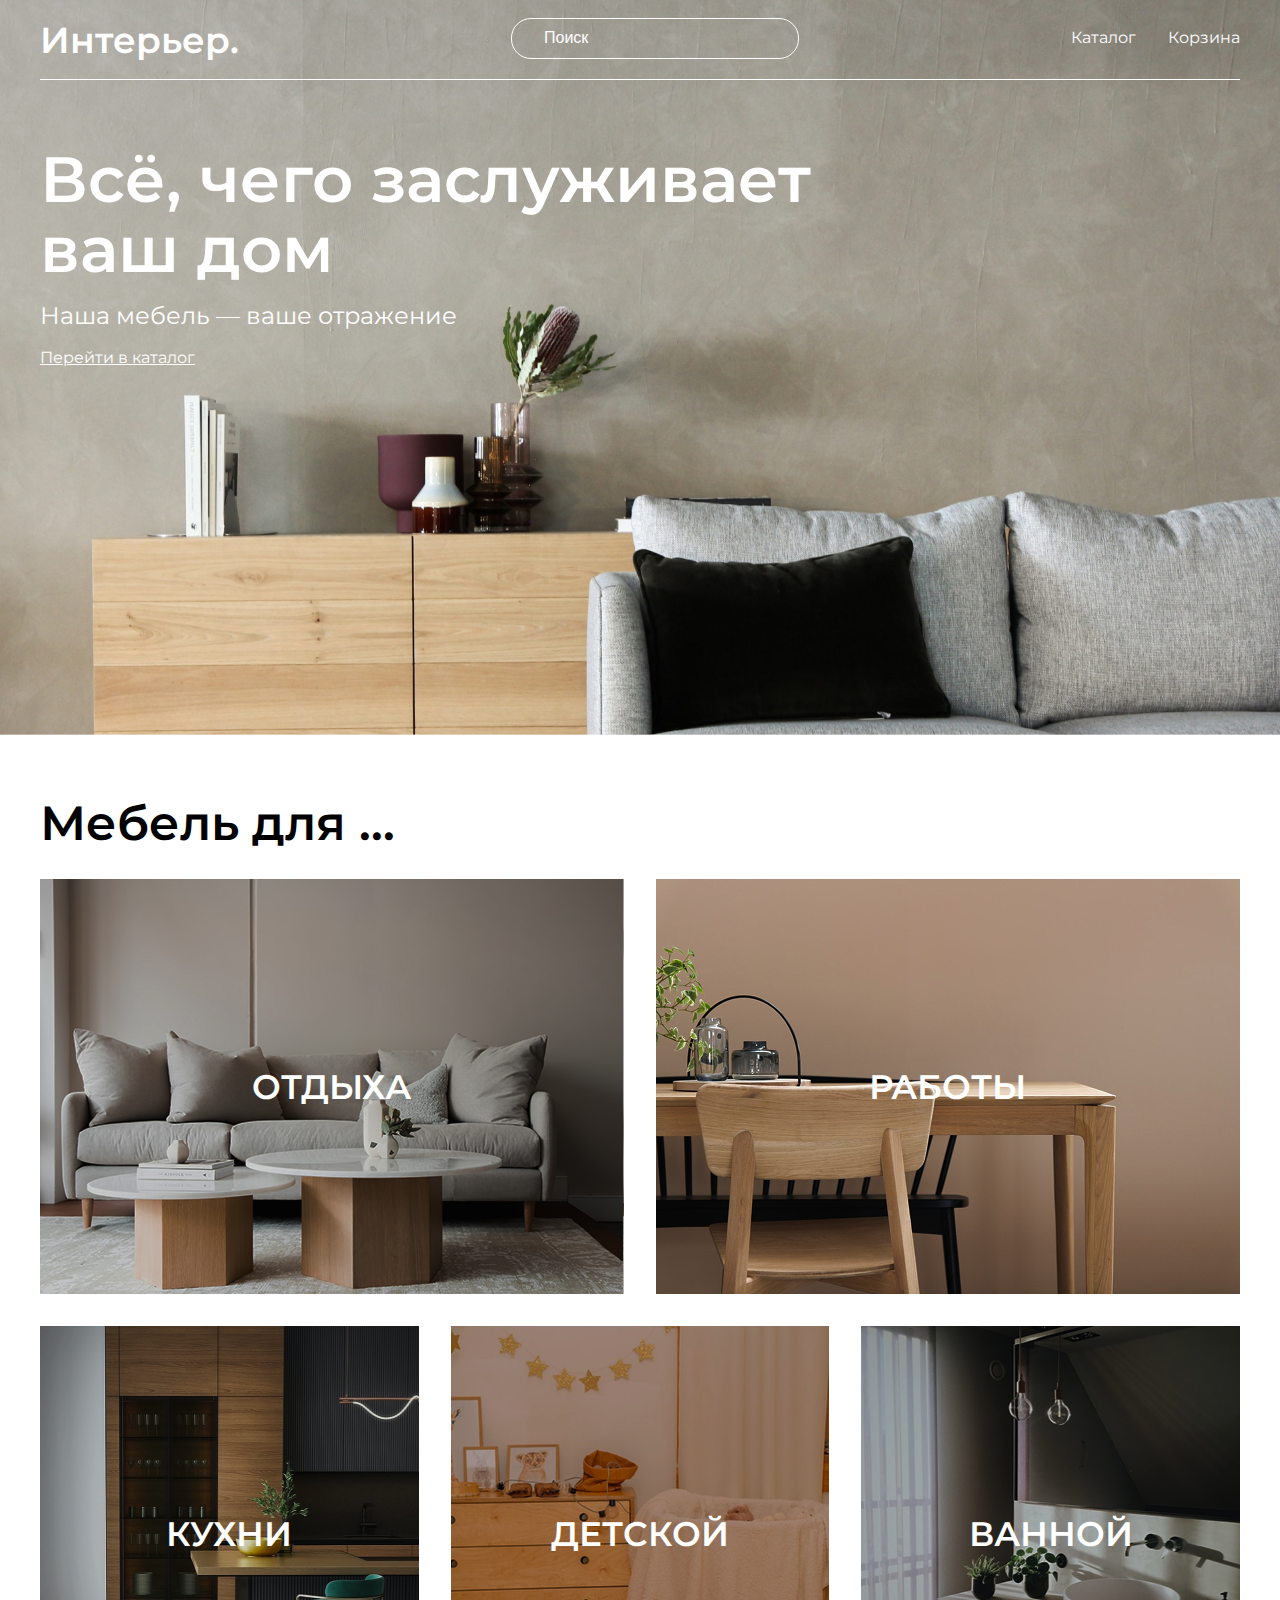
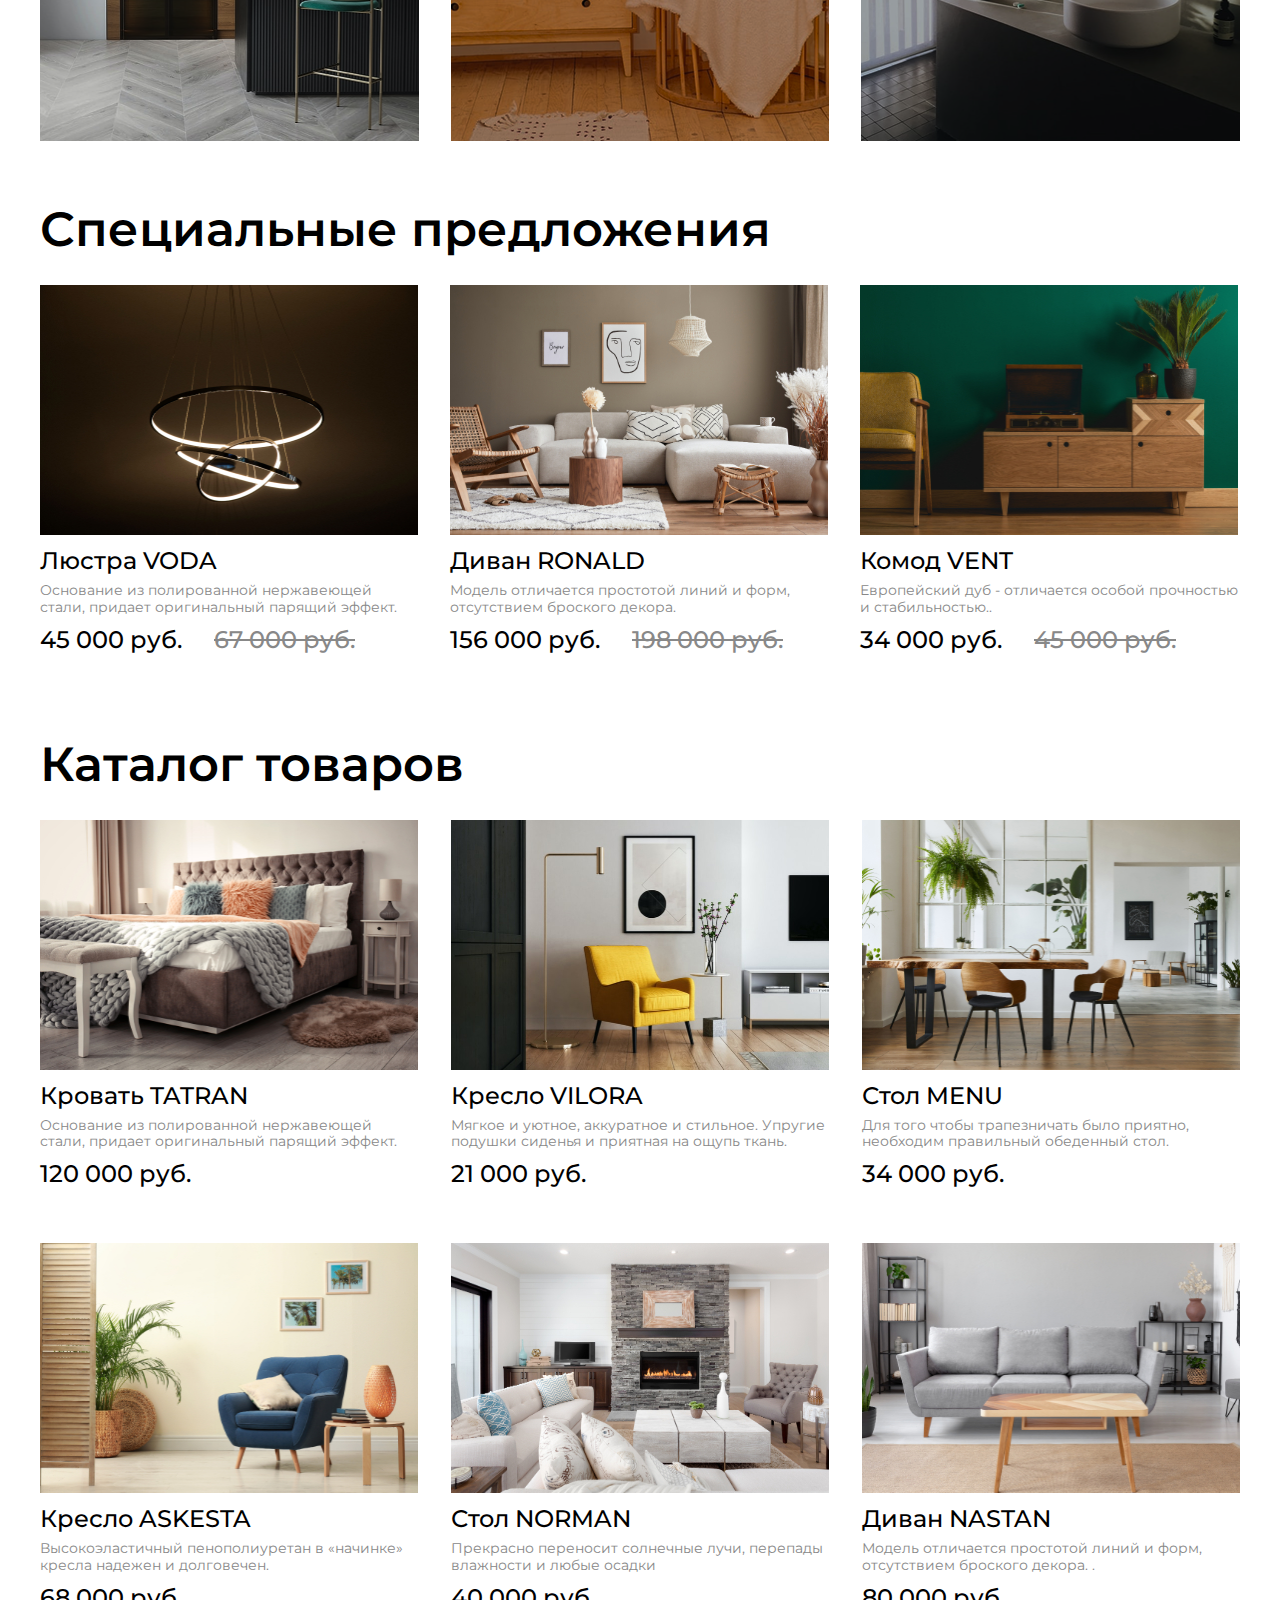
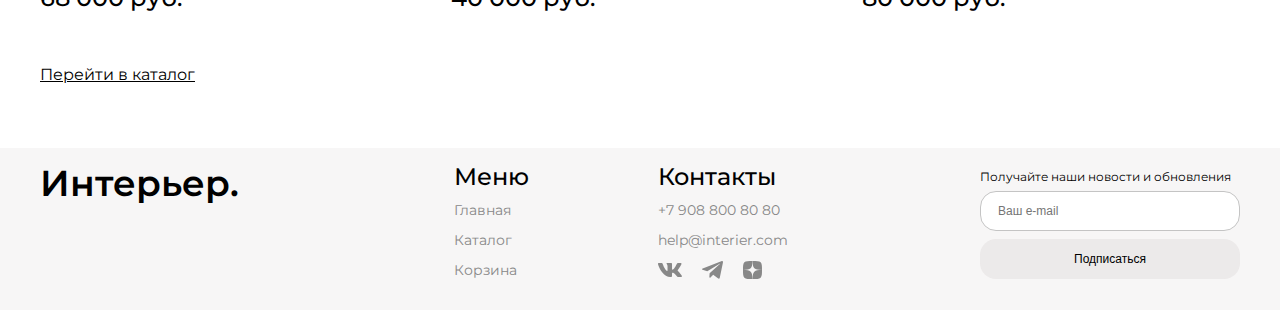
<file: index.html>
<!DOCTYPE html>
<html lang="en">

<head>
  <meta charset="UTF-8">
  <meta name="viewport" content="width=device-width, initial-scale=1.0">
  <title>Document</title>
  <link rel="preconnect" href="https://fonts.gstatic.com" crossorigin>
  <link href="https://fonts.googleapis.com/css2?family=Montserrat:ital,wght@0,100..900;1,100..900&display=swap"
    rel="stylesheet">
  <link rel="stylesheet" href="./style.css">
</head>

<body>
  <section class="hero-page center">
    <header class="header">
      <div class="header__navigation">
        <div class="header-search">
          <a class="header-tittle" href="index.html">Интерьер.</a>
          <input class="header-input" type="text" placeholder="Поиск">
        </div>
        <div class="header__catalog">
          <a href="./catalog.html" class="header__link">Каталог</a>
          <a href="./basket.html" class="header__link">Корзина</a>
        </div>
        <div class="header-mob">
          <a href="#"><svg width="17" height="16" viewBox="0 0 17 16" fill="none" xmlns="http://www.w3.org/2000/svg">
              <path
                d="M7.09961 0.113159C8.73473 0.0626745 10.3279 0.636438 11.5547 1.71863C12.7816 2.80099 13.5504 4.31046 13.7041 5.93933C13.855 7.53827 13.3997 9.13297 12.4346 10.4139L15.7686 13.7469C15.8513 13.8297 15.9171 13.9279 15.9619 14.036C16.0067 14.1442 16.0303 14.2607 16.0303 14.3778C16.0303 14.4949 16.0067 14.6114 15.9619 14.7196C15.9171 14.8277 15.8513 14.9259 15.7686 15.0087C15.6858 15.0914 15.5876 15.1572 15.4795 15.202C15.3713 15.2469 15.2548 15.2694 15.1377 15.2694C15.0206 15.2694 14.9041 15.2469 14.7959 15.202C14.6878 15.1572 14.5896 15.0914 14.5068 15.0087L11.1738 11.6747C9.89304 12.6424 8.29672 13.0991 6.69629 12.9491C5.06622 12.7962 3.55573 12.0275 2.47266 10.7997C1.38959 9.57185 0.815497 7.97713 0.867188 6.3407C0.919001 4.7041 1.59327 3.14806 2.75195 1.99109C3.90958 0.835157 5.46444 0.163758 7.09961 0.113159ZM7.30957 1.91882C6.08288 1.92382 4.90744 2.41275 4.04004 3.28015C3.17266 4.14755 2.68371 5.32302 2.67871 6.54968C2.67378 7.77628 3.15341 8.95557 4.01367 9.82996C4.44407 10.2674 4.95698 10.6151 5.52246 10.8534C6.08812 11.0918 6.69574 11.2161 7.30957 11.2186C7.92321 11.2211 8.5312 11.1017 9.09863 10.868C9.6662 10.6343 10.1822 10.2903 10.6162 9.85632C11.0503 9.42228 11.3942 8.90633 11.6279 8.33875C11.8616 7.77131 11.981 7.16333 11.9785 6.54968C11.976 5.93585 11.8516 5.32824 11.6133 4.76257C11.375 4.19707 11.0273 3.68419 10.5898 3.25378C9.71544 2.3935 8.53621 1.91387 7.30957 1.91882Z"
                fill="white" stroke="white" stroke-width="0.2" />
            </svg>
          </a>
          <a href="catalog.html"><svg width="20" height="21" viewBox="0 0 20 21" fill="none"
              xmlns="http://www.w3.org/2000/svg">
              <rect x="0.800537" y="0.900024" width="4.57143" height="4.57143" fill="white" />
              <rect x="0.800537" y="8.21436" width="4.57143" height="4.57143" fill="white" />
              <rect x="0.800537" y="15.5286" width="4.57143" height="4.57143" fill="white" />
              <rect x="8.11401" y="8.21436" width="4.57143" height="4.57143" fill="white" />
              <rect x="8.11401" y="15.5286" width="4.57143" height="4.57143" fill="white" />
              <rect x="8.11401" y="0.900024" width="4.57143" height="4.57143" fill="white" />
              <rect x="15.4285" y="8.21436" width="4.57143" height="4.57143" fill="white" />
              <rect x="15.4285" y="15.5286" width="4.57143" height="4.57143" fill="white" />
              <rect x="15.4285" y="0.900024" width="4.57143" height="4.57143" fill="white" />
            </svg>
          </a>
          <a href="basket.html"><svg width="19" height="17" viewBox="0 0 19 17" fill="none"
              xmlns="http://www.w3.org/2000/svg">
              <path
                d="M11.5834 16.8333C12.1359 16.8333 12.6658 16.6138 13.0566 16.2231C13.4473 15.8324 13.6667 15.3025 13.6667 14.75C13.6667 14.1974 13.4473 13.6675 13.0566 13.2768C12.6658 12.8861 12.1359 12.6666 11.5834 12.6666C11.0309 12.6666 10.501 12.8861 10.1103 13.2768C9.71957 13.6675 9.50008 14.1974 9.50008 14.75C9.50008 15.3025 9.71957 15.8324 10.1103 16.2231C10.501 16.6138 11.0309 16.8333 11.5834 16.8333ZM4.29174 16.8333C4.84428 16.8333 5.37418 16.6138 5.76488 16.2231C6.15558 15.8324 6.37508 15.3025 6.37508 14.75C6.37508 14.1974 6.15558 13.6675 5.76488 13.2768C5.37418 12.8861 4.84428 12.6666 4.29174 12.6666C3.73921 12.6666 3.20931 12.8861 2.81861 13.2768C2.4279 13.6675 2.20841 14.1974 2.20841 14.75C2.20841 15.3025 2.4279 15.8324 2.81861 16.2231C3.20931 16.6138 3.73921 16.8333 4.29174 16.8333ZM17.873 2.16975C18.133 2.16136 18.3796 2.05217 18.5606 1.86525C18.7416 1.67834 18.8428 1.42836 18.8428 1.16819C18.8428 0.908013 18.7416 0.658037 18.5606 0.471123C18.3796 0.28421 18.133 0.175013 17.873 0.166626H16.674C15.7345 0.166626 14.922 0.818709 14.7178 1.73538L13.4126 7.61246C13.2084 8.52912 12.3959 9.18121 11.4563 9.18121H3.63133L2.12924 3.17079H11.8636C12.1212 3.15904 12.3644 3.04844 12.5425 2.86199C12.7206 2.67555 12.82 2.42761 12.82 2.16975C12.82 1.91189 12.7206 1.66395 12.5425 1.47751C12.3644 1.29106 12.1212 1.18046 11.8636 1.16871H2.12924C1.82473 1.16862 1.5242 1.23796 1.25051 1.37145C0.976816 1.50495 0.737162 1.69909 0.549763 1.93911C0.362364 2.17913 0.232155 2.45872 0.169035 2.75662C0.105913 3.05452 0.111544 3.36289 0.185495 3.65829L1.68758 9.66662C1.79586 10.1002 2.046 10.485 2.39821 10.7601C2.75042 11.0351 3.18447 11.1844 3.63133 11.1843H11.4563C12.368 11.1845 13.2524 10.8736 13.9636 10.3032C14.6748 9.73275 15.1701 8.93681 15.3678 8.04683L16.674 2.16975H17.873Z"
                fill="white" />
            </svg>
          </a>
        </div>
      </div>
    </header>
    <div class="hero-page__wraper">
      <h1 class="hero-page__title">Всё, чего заслуживает&nbsp; ваш дом</h1>
      <p class="hero-page__subtitle">Наша мебель — ваше отражение</p>
      <a class="hero-page__link" href="./catalog.html">Перейти в каталог</a>
    </div>
  </section>

  <section class="for-box center">
    <div class="for-box__heading">
      <h2 class="heading">Мебель для ... </h2>
    </div>
    <div class="for">
      <div class="for__item for__item_1 for__item-big">ОТДЫХА</div>
      <div class="for__item for__item_2 for__item-big">РАБОТЫ</div>
      <div class="for__item for__item_3">КУХНИ</div>
      <div class="for__item for__item_4">ДЕТСКОЙ</div>
      <div class="for__item for__item_5">ВАННОЙ</div>
    </div>
  </section>

  <section class="special center">
    <h2 class="special-title">Специальные предложения </h2>
    <div class="product-content">
         <article class="product">
  <div class="product__image-container">
    <img src="./images/chandelier.jpg" class="product__img" alt="люстра">
    <div class="product__actions">     
      <input type="checkbox" id="like1" class="product__checkbox">
      <label for="like1" class="product__action-btn product__like" aria-label="Добавить в избранное">
        <svg width="20" height="22" viewBox="0 0 20 22" fill="none" xmlns="http://www.w3.org/2000/svg">
          <path d="M5 7V5C5 3.67916 5.07093 1.93397 6 1C6.92908 0.0660251 8.68609 0 10 0C11.3139 0 13.0709 0.0660251 14 1C14.9291 1.93397 15 3.67916 15 5V7H18C18.2628 7 18.8142 6.81321 19 7C19.1858 7.18679 19 7.73583 19 8V20C19 20.2642 19.1858 20.8132 19 21C18.8142 21.1868 18.2628 21 18 21H2C1.73722 21 1.18582 21.1868 1 21C0.814189 20.8132 1 20.2642 1 20V8C1 7.73583 0.814189 7.18679 1 7C1.18582 6.81321 1.73722 7 2 7H5ZM5 9H3V19H17V9H15V11H13V9H7V11H5V9ZM7 7H13V5C13 4.2075 12.5575 3.56038 12 3C11.4426 2.43962 10.7884 2 10 2C9.21166 2 8.55745 2.43962 8 3C7.44256 3.56038 7 4.2075 7 5V7Z" fill="#C4C4C4"/>
        </svg>
      </label>
      <input type="checkbox" id="cart1" class="product__checkbox">
      <label for="cart1" class="product__action-btn product__cart" aria-label="Добавить в корзину">        
        <svg width="20" height="18" viewBox="0 0 20 18" fill="none" xmlns="http://www.w3.org/2000/svg">
          <path d="M9.99999 18C9.35499 17.428 8.62599 16.833 7.85499 16.2H7.84499C5.12999 13.98 2.05299 11.468 0.693992 8.458C0.24751 7.49973 0.0108963 6.45713 -1.91116e-05 5.4C-0.00300091 3.94949 0.578763 2.55899 1.6138 1.54277C2.64884 0.526552 4.04978 -0.0296027 5.49999 2.75695e-06C6.68062 0.00186756 7.83583 0.343084 8.82799 0.983003C9.26396 1.26597 9.65841 1.60826 9.99999 2C10.3435 1.6098 10.738 1.26771 11.173 0.983003C12.1647 0.342957 13.3197 0.00172131 14.5 2.75695e-06C15.9502 -0.0296027 17.3511 0.526552 18.3862 1.54277C19.4212 2.55899 20.003 3.94949 20 5.4C19.9898 6.45882 19.7532 7.5032 19.306 8.463C17.947 11.473 14.871 13.984 12.156 16.2L12.146 16.208C11.374 16.837 10.646 17.432 10.001 18.008L9.99999 18ZM5.49999 2C4.5685 1.98835 3.67006 2.34485 2.99999 2.992C2.35438 3.62617 1.99355 4.49505 1.99991 5.4C2.01132 6.1705 2.18582 6.92985 2.51199 7.628C3.1535 8.92671 4.0191 10.1021 5.06899 11.1C6.05999 12.1 7.19999 13.068 8.18599 13.882C8.45899 14.107 8.73699 14.334 9.01499 14.561L9.18999 14.704C9.45699 14.922 9.73299 15.148 9.99999 15.37L10.013 15.358L10.019 15.353H10.025L10.034 15.346H10.039H10.044L10.062 15.331L10.103 15.298L10.11 15.292L10.121 15.284H10.127L10.136 15.276L10.8 14.731L10.974 14.588C11.255 14.359 11.533 14.132 11.806 13.907C12.792 13.093 13.933 12.126 14.924 11.121C15.974 10.1236 16.8397 8.94852 17.481 7.65C17.8131 6.9458 17.9901 6.17851 18 5.4C18.0042 4.49784 17.6435 3.6323 17 3C16.3312 2.34992 15.4326 1.99049 14.5 2C13.3619 1.99033 12.2739 2.46737 11.51 3.311L9.99999 5.051L8.48999 3.311C7.72606 2.46737 6.63807 1.99033 5.49999 2Z" fill="#C4C4C4"/>
        </svg>
      </label>
    </div>
  </div>
  <h3 class="product__title">Люстра VODA</h3>
  <p class="product__text">
    Основание из полированной нержавеющей стали, придает оригинальный парящий эффект.
  </p>
  <div class="product-box">
    <span class="product__price">45 000 руб.</span>
    <span class="product__price product__price-old">67 000 руб.</span>
  </div>
        </article>

      <article class="product">
         <div class="product__image-container">
        <img src="./images/armchair.jpg" class="product__img" alt="кресло">
        <div class="product__actions">
      <input type="checkbox" id="like1" class="product__checkbox">
      <label for="like1" class="product__action-btn product__like" aria-label="Добавить в избранное">
        <svg width="20" height="22" viewBox="0 0 20 22" fill="none" xmlns="http://www.w3.org/2000/svg">
          <path d="M5 7V5C5 3.67916 5.07093 1.93397 6 1C6.92908 0.0660251 8.68609 0 10 0C11.3139 0 13.0709 0.0660251 14 1C14.9291 1.93397 15 3.67916 15 5V7H18C18.2628 7 18.8142 6.81321 19 7C19.1858 7.18679 19 7.73583 19 8V20C19 20.2642 19.1858 20.8132 19 21C18.8142 21.1868 18.2628 21 18 21H2C1.73722 21 1.18582 21.1868 1 21C0.814189 20.8132 1 20.2642 1 20V8C1 7.73583 0.814189 7.18679 1 7C1.18582 6.81321 1.73722 7 2 7H5ZM5 9H3V19H17V9H15V11H13V9H7V11H5V9ZM7 7H13V5C13 4.2075 12.5575 3.56038 12 3C11.4426 2.43962 10.7884 2 10 2C9.21166 2 8.55745 2.43962 8 3C7.44256 3.56038 7 4.2075 7 5V7Z" fill="#C4C4C4"/>
        </svg>
      </label>
      <input type="checkbox" id="cart1" class="product__checkbox">
      <label for="cart1" class="product__action-btn product__cart" aria-label="Добавить в корзину">        
        <svg width="20" height="18" viewBox="0 0 20 18" fill="none" xmlns="http://www.w3.org/2000/svg">
          <path d="M9.99999 18C9.35499 17.428 8.62599 16.833 7.85499 16.2H7.84499C5.12999 13.98 2.05299 11.468 0.693992 8.458C0.24751 7.49973 0.0108963 6.45713 -1.91116e-05 5.4C-0.00300091 3.94949 0.578763 2.55899 1.6138 1.54277C2.64884 0.526552 4.04978 -0.0296027 5.49999 2.75695e-06C6.68062 0.00186756 7.83583 0.343084 8.82799 0.983003C9.26396 1.26597 9.65841 1.60826 9.99999 2C10.3435 1.6098 10.738 1.26771 11.173 0.983003C12.1647 0.342957 13.3197 0.00172131 14.5 2.75695e-06C15.9502 -0.0296027 17.3511 0.526552 18.3862 1.54277C19.4212 2.55899 20.003 3.94949 20 5.4C19.9898 6.45882 19.7532 7.5032 19.306 8.463C17.947 11.473 14.871 13.984 12.156 16.2L12.146 16.208C11.374 16.837 10.646 17.432 10.001 18.008L9.99999 18ZM5.49999 2C4.5685 1.98835 3.67006 2.34485 2.99999 2.992C2.35438 3.62617 1.99355 4.49505 1.99991 5.4C2.01132 6.1705 2.18582 6.92985 2.51199 7.628C3.1535 8.92671 4.0191 10.1021 5.06899 11.1C6.05999 12.1 7.19999 13.068 8.18599 13.882C8.45899 14.107 8.73699 14.334 9.01499 14.561L9.18999 14.704C9.45699 14.922 9.73299 15.148 9.99999 15.37L10.013 15.358L10.019 15.353H10.025L10.034 15.346H10.039H10.044L10.062 15.331L10.103 15.298L10.11 15.292L10.121 15.284H10.127L10.136 15.276L10.8 14.731L10.974 14.588C11.255 14.359 11.533 14.132 11.806 13.907C12.792 13.093 13.933 12.126 14.924 11.121C15.974 10.1236 16.8397 8.94852 17.481 7.65C17.8131 6.9458 17.9901 6.17851 18 5.4C18.0042 4.49784 17.6435 3.6323 17 3C16.3312 2.34992 15.4326 1.99049 14.5 2C13.3619 1.99033 12.2739 2.46737 11.51 3.311L9.99999 5.051L8.48999 3.311C7.72606 2.46737 6.63807 1.99033 5.49999 2Z" fill="#C4C4C4"/>
        </svg>
      </label>
        </div>
      </div>
        <h3 class="product__title">Диван RONALD</h3>
        <p class="product__text">
          Модель отличается простотой линий и форм, отсутствием броского декора.</p>
        <div class="product-box">
          <span class="product__price">156 000 руб.</span>
          <span class="product__price product__price-old">198 000 руб.</span>
        </div>
      </article>

      <article class="product">
        <div class="product__image-container">
        <img src="./images/bedside-table.jpg" class="product__img" alt="тумбочка">
        <div class="product__actions">  
      <input type="checkbox" id="like1" class="product__checkbox">
      <label for="like1" class="product__action-btn product__like" aria-label="Добавить в избранное">
        <svg width="20" height="22" viewBox="0 0 20 22" fill="none" xmlns="http://www.w3.org/2000/svg">
          <path d="M5 7V5C5 3.67916 5.07093 1.93397 6 1C6.92908 0.0660251 8.68609 0 10 0C11.3139 0 13.0709 0.0660251 14 1C14.9291 1.93397 15 3.67916 15 5V7H18C18.2628 7 18.8142 6.81321 19 7C19.1858 7.18679 19 7.73583 19 8V20C19 20.2642 19.1858 20.8132 19 21C18.8142 21.1868 18.2628 21 18 21H2C1.73722 21 1.18582 21.1868 1 21C0.814189 20.8132 1 20.2642 1 20V8C1 7.73583 0.814189 7.18679 1 7C1.18582 6.81321 1.73722 7 2 7H5ZM5 9H3V19H17V9H15V11H13V9H7V11H5V9ZM7 7H13V5C13 4.2075 12.5575 3.56038 12 3C11.4426 2.43962 10.7884 2 10 2C9.21166 2 8.55745 2.43962 8 3C7.44256 3.56038 7 4.2075 7 5V7Z" fill="#C4C4C4"/>
        </svg>
      </label>
      <input type="checkbox" id="cart1" class="product__checkbox">
      <label for="cart1" class="product__action-btn product__cart" aria-label="Добавить в корзину">        
        <svg width="20" height="18" viewBox="0 0 20 18" fill="none" xmlns="http://www.w3.org/2000/svg">
          <path d="M9.99999 18C9.35499 17.428 8.62599 16.833 7.85499 16.2H7.84499C5.12999 13.98 2.05299 11.468 0.693992 8.458C0.24751 7.49973 0.0108963 6.45713 -1.91116e-05 5.4C-0.00300091 3.94949 0.578763 2.55899 1.6138 1.54277C2.64884 0.526552 4.04978 -0.0296027 5.49999 2.75695e-06C6.68062 0.00186756 7.83583 0.343084 8.82799 0.983003C9.26396 1.26597 9.65841 1.60826 9.99999 2C10.3435 1.6098 10.738 1.26771 11.173 0.983003C12.1647 0.342957 13.3197 0.00172131 14.5 2.75695e-06C15.9502 -0.0296027 17.3511 0.526552 18.3862 1.54277C19.4212 2.55899 20.003 3.94949 20 5.4C19.9898 6.45882 19.7532 7.5032 19.306 8.463C17.947 11.473 14.871 13.984 12.156 16.2L12.146 16.208C11.374 16.837 10.646 17.432 10.001 18.008L9.99999 18ZM5.49999 2C4.5685 1.98835 3.67006 2.34485 2.99999 2.992C2.35438 3.62617 1.99355 4.49505 1.99991 5.4C2.01132 6.1705 2.18582 6.92985 2.51199 7.628C3.1535 8.92671 4.0191 10.1021 5.06899 11.1C6.05999 12.1 7.19999 13.068 8.18599 13.882C8.45899 14.107 8.73699 14.334 9.01499 14.561L9.18999 14.704C9.45699 14.922 9.73299 15.148 9.99999 15.37L10.013 15.358L10.019 15.353H10.025L10.034 15.346H10.039H10.044L10.062 15.331L10.103 15.298L10.11 15.292L10.121 15.284H10.127L10.136 15.276L10.8 14.731L10.974 14.588C11.255 14.359 11.533 14.132 11.806 13.907C12.792 13.093 13.933 12.126 14.924 11.121C15.974 10.1236 16.8397 8.94852 17.481 7.65C17.8131 6.9458 17.9901 6.17851 18 5.4C18.0042 4.49784 17.6435 3.6323 17 3C16.3312 2.34992 15.4326 1.99049 14.5 2C13.3619 1.99033 12.2739 2.46737 11.51 3.311L9.99999 5.051L8.48999 3.311C7.72606 2.46737 6.63807 1.99033 5.49999 2Z" fill="#C4C4C4"/>
        </svg>
      </label>
        </div>
      </div>
        <h3 class="product__title">Комод VENT</h3>
        <p class="product__text">
          Европейский дуб - отличается особой прочностью и стабильностью..</p>
        <div class="product-box">
          <span class="product__price">34 000 руб.</span>
          <span class="product__price product__price-old">45 000 руб.</span>
        </div>
      </article>
    </div>
  </section>

  <section class="content center">
    <div class="content-head">
      <h2 class="content__title">Каталог товаров</h2>
    </div>
    <div class="content-box">
      <article class="product">
        <div class="product__image-container">
        <img src="./images/bed.jpg" class="product__img" alt="кровать">
        <div class="product__actions">  
      <input type="checkbox" id="like1" class="product__checkbox">
      <label for="like1" class="product__action-btn product__like" aria-label="Добавить в избранное">
        <svg width="20" height="22" viewBox="0 0 20 22" fill="none" xmlns="http://www.w3.org/2000/svg">
          <path d="M5 7V5C5 3.67916 5.07093 1.93397 6 1C6.92908 0.0660251 8.68609 0 10 0C11.3139 0 13.0709 0.0660251 14 1C14.9291 1.93397 15 3.67916 15 5V7H18C18.2628 7 18.8142 6.81321 19 7C19.1858 7.18679 19 7.73583 19 8V20C19 20.2642 19.1858 20.8132 19 21C18.8142 21.1868 18.2628 21 18 21H2C1.73722 21 1.18582 21.1868 1 21C0.814189 20.8132 1 20.2642 1 20V8C1 7.73583 0.814189 7.18679 1 7C1.18582 6.81321 1.73722 7 2 7H5ZM5 9H3V19H17V9H15V11H13V9H7V11H5V9ZM7 7H13V5C13 4.2075 12.5575 3.56038 12 3C11.4426 2.43962 10.7884 2 10 2C9.21166 2 8.55745 2.43962 8 3C7.44256 3.56038 7 4.2075 7 5V7Z" fill="#C4C4C4"/>
        </svg>
      </label>
      <input type="checkbox" id="cart1" class="product__checkbox">
      <label for="cart1" class="product__action-btn product__cart" aria-label="Добавить в корзину">        
        <svg width="20" height="18" viewBox="0 0 20 18" fill="none" xmlns="http://www.w3.org/2000/svg">
          <path d="M9.99999 18C9.35499 17.428 8.62599 16.833 7.85499 16.2H7.84499C5.12999 13.98 2.05299 11.468 0.693992 8.458C0.24751 7.49973 0.0108963 6.45713 -1.91116e-05 5.4C-0.00300091 3.94949 0.578763 2.55899 1.6138 1.54277C2.64884 0.526552 4.04978 -0.0296027 5.49999 2.75695e-06C6.68062 0.00186756 7.83583 0.343084 8.82799 0.983003C9.26396 1.26597 9.65841 1.60826 9.99999 2C10.3435 1.6098 10.738 1.26771 11.173 0.983003C12.1647 0.342957 13.3197 0.00172131 14.5 2.75695e-06C15.9502 -0.0296027 17.3511 0.526552 18.3862 1.54277C19.4212 2.55899 20.003 3.94949 20 5.4C19.9898 6.45882 19.7532 7.5032 19.306 8.463C17.947 11.473 14.871 13.984 12.156 16.2L12.146 16.208C11.374 16.837 10.646 17.432 10.001 18.008L9.99999 18ZM5.49999 2C4.5685 1.98835 3.67006 2.34485 2.99999 2.992C2.35438 3.62617 1.99355 4.49505 1.99991 5.4C2.01132 6.1705 2.18582 6.92985 2.51199 7.628C3.1535 8.92671 4.0191 10.1021 5.06899 11.1C6.05999 12.1 7.19999 13.068 8.18599 13.882C8.45899 14.107 8.73699 14.334 9.01499 14.561L9.18999 14.704C9.45699 14.922 9.73299 15.148 9.99999 15.37L10.013 15.358L10.019 15.353H10.025L10.034 15.346H10.039H10.044L10.062 15.331L10.103 15.298L10.11 15.292L10.121 15.284H10.127L10.136 15.276L10.8 14.731L10.974 14.588C11.255 14.359 11.533 14.132 11.806 13.907C12.792 13.093 13.933 12.126 14.924 11.121C15.974 10.1236 16.8397 8.94852 17.481 7.65C17.8131 6.9458 17.9901 6.17851 18 5.4C18.0042 4.49784 17.6435 3.6323 17 3C16.3312 2.34992 15.4326 1.99049 14.5 2C13.3619 1.99033 12.2739 2.46737 11.51 3.311L9.99999 5.051L8.48999 3.311C7.72606 2.46737 6.63807 1.99033 5.49999 2Z" fill="#C4C4C4"/>
        </svg>
      </label>
      </div>
        </div>
        <h3 class="product__title">Кровать TATRAN</h3>
        <p class="product__text">
          Основание из полированной нержавеющей стали, придает оригинальный парящий эффект.</p>
        <p class="product__price">120 000 руб.</p>
      </article>

      <article class="product">
        <div class="product__image-container">
        <img src="images/yellow-armchair.jpg" class="product__img" alt="желтое кресло">
        <div class="product__actions">  
      <input type="checkbox" id="like1" class="product__checkbox">
      <label for="like1" class="product__action-btn product__like" aria-label="Добавить в избранное">
        <svg width="20" height="22" viewBox="0 0 20 22" fill="none" xmlns="http://www.w3.org/2000/svg">
          <path d="M5 7V5C5 3.67916 5.07093 1.93397 6 1C6.92908 0.0660251 8.68609 0 10 0C11.3139 0 13.0709 0.0660251 14 1C14.9291 1.93397 15 3.67916 15 5V7H18C18.2628 7 18.8142 6.81321 19 7C19.1858 7.18679 19 7.73583 19 8V20C19 20.2642 19.1858 20.8132 19 21C18.8142 21.1868 18.2628 21 18 21H2C1.73722 21 1.18582 21.1868 1 21C0.814189 20.8132 1 20.2642 1 20V8C1 7.73583 0.814189 7.18679 1 7C1.18582 6.81321 1.73722 7 2 7H5ZM5 9H3V19H17V9H15V11H13V9H7V11H5V9ZM7 7H13V5C13 4.2075 12.5575 3.56038 12 3C11.4426 2.43962 10.7884 2 10 2C9.21166 2 8.55745 2.43962 8 3C7.44256 3.56038 7 4.2075 7 5V7Z" fill="#C4C4C4"/>
        </svg>
      </label>
      <input type="checkbox" id="cart1" class="product__checkbox">
      <label for="cart1" class="product__action-btn product__cart" aria-label="Добавить в корзину">        
        <svg width="20" height="18" viewBox="0 0 20 18" fill="none" xmlns="http://www.w3.org/2000/svg">
          <path d="M9.99999 18C9.35499 17.428 8.62599 16.833 7.85499 16.2H7.84499C5.12999 13.98 2.05299 11.468 0.693992 8.458C0.24751 7.49973 0.0108963 6.45713 -1.91116e-05 5.4C-0.00300091 3.94949 0.578763 2.55899 1.6138 1.54277C2.64884 0.526552 4.04978 -0.0296027 5.49999 2.75695e-06C6.68062 0.00186756 7.83583 0.343084 8.82799 0.983003C9.26396 1.26597 9.65841 1.60826 9.99999 2C10.3435 1.6098 10.738 1.26771 11.173 0.983003C12.1647 0.342957 13.3197 0.00172131 14.5 2.75695e-06C15.9502 -0.0296027 17.3511 0.526552 18.3862 1.54277C19.4212 2.55899 20.003 3.94949 20 5.4C19.9898 6.45882 19.7532 7.5032 19.306 8.463C17.947 11.473 14.871 13.984 12.156 16.2L12.146 16.208C11.374 16.837 10.646 17.432 10.001 18.008L9.99999 18ZM5.49999 2C4.5685 1.98835 3.67006 2.34485 2.99999 2.992C2.35438 3.62617 1.99355 4.49505 1.99991 5.4C2.01132 6.1705 2.18582 6.92985 2.51199 7.628C3.1535 8.92671 4.0191 10.1021 5.06899 11.1C6.05999 12.1 7.19999 13.068 8.18599 13.882C8.45899 14.107 8.73699 14.334 9.01499 14.561L9.18999 14.704C9.45699 14.922 9.73299 15.148 9.99999 15.37L10.013 15.358L10.019 15.353H10.025L10.034 15.346H10.039H10.044L10.062 15.331L10.103 15.298L10.11 15.292L10.121 15.284H10.127L10.136 15.276L10.8 14.731L10.974 14.588C11.255 14.359 11.533 14.132 11.806 13.907C12.792 13.093 13.933 12.126 14.924 11.121C15.974 10.1236 16.8397 8.94852 17.481 7.65C17.8131 6.9458 17.9901 6.17851 18 5.4C18.0042 4.49784 17.6435 3.6323 17 3C16.3312 2.34992 15.4326 1.99049 14.5 2C13.3619 1.99033 12.2739 2.46737 11.51 3.311L9.99999 5.051L8.48999 3.311C7.72606 2.46737 6.63807 1.99033 5.49999 2Z" fill="#C4C4C4"/>
        </svg>
      </label>
      </div>
        </div>
        <h3 class="product__title">Кресло VILORA</h3>
        <p class="product__text">
          Мягкое и уютное, аккуратное и стильное. Упругие подушки сиденья и приятная на ощупь ткань. </p>
        <p class="product__price">21 000 руб.</p>
      </article>

      <article class="product">
        <div class="product__image-container">
        <img src="./images/chair.jpg" class="product__img" alt="стол">
        <div class="product__actions">  
      <input type="checkbox" id="like1" class="product__checkbox">
      <label for="like1" class="product__action-btn product__like" aria-label="Добавить в избранное">
        <svg width="20" height="22" viewBox="0 0 20 22" fill="none" xmlns="http://www.w3.org/2000/svg">
          <path d="M5 7V5C5 3.67916 5.07093 1.93397 6 1C6.92908 0.0660251 8.68609 0 10 0C11.3139 0 13.0709 0.0660251 14 1C14.9291 1.93397 15 3.67916 15 5V7H18C18.2628 7 18.8142 6.81321 19 7C19.1858 7.18679 19 7.73583 19 8V20C19 20.2642 19.1858 20.8132 19 21C18.8142 21.1868 18.2628 21 18 21H2C1.73722 21 1.18582 21.1868 1 21C0.814189 20.8132 1 20.2642 1 20V8C1 7.73583 0.814189 7.18679 1 7C1.18582 6.81321 1.73722 7 2 7H5ZM5 9H3V19H17V9H15V11H13V9H7V11H5V9ZM7 7H13V5C13 4.2075 12.5575 3.56038 12 3C11.4426 2.43962 10.7884 2 10 2C9.21166 2 8.55745 2.43962 8 3C7.44256 3.56038 7 4.2075 7 5V7Z" fill="#C4C4C4"/>
        </svg>
      </label>
      <input type="checkbox" id="cart1" class="product__checkbox">
      <label for="cart1" class="product__action-btn product__cart" aria-label="Добавить в корзину">        
        <svg width="20" height="18" viewBox="0 0 20 18" fill="none" xmlns="http://www.w3.org/2000/svg">
          <path d="M9.99999 18C9.35499 17.428 8.62599 16.833 7.85499 16.2H7.84499C5.12999 13.98 2.05299 11.468 0.693992 8.458C0.24751 7.49973 0.0108963 6.45713 -1.91116e-05 5.4C-0.00300091 3.94949 0.578763 2.55899 1.6138 1.54277C2.64884 0.526552 4.04978 -0.0296027 5.49999 2.75695e-06C6.68062 0.00186756 7.83583 0.343084 8.82799 0.983003C9.26396 1.26597 9.65841 1.60826 9.99999 2C10.3435 1.6098 10.738 1.26771 11.173 0.983003C12.1647 0.342957 13.3197 0.00172131 14.5 2.75695e-06C15.9502 -0.0296027 17.3511 0.526552 18.3862 1.54277C19.4212 2.55899 20.003 3.94949 20 5.4C19.9898 6.45882 19.7532 7.5032 19.306 8.463C17.947 11.473 14.871 13.984 12.156 16.2L12.146 16.208C11.374 16.837 10.646 17.432 10.001 18.008L9.99999 18ZM5.49999 2C4.5685 1.98835 3.67006 2.34485 2.99999 2.992C2.35438 3.62617 1.99355 4.49505 1.99991 5.4C2.01132 6.1705 2.18582 6.92985 2.51199 7.628C3.1535 8.92671 4.0191 10.1021 5.06899 11.1C6.05999 12.1 7.19999 13.068 8.18599 13.882C8.45899 14.107 8.73699 14.334 9.01499 14.561L9.18999 14.704C9.45699 14.922 9.73299 15.148 9.99999 15.37L10.013 15.358L10.019 15.353H10.025L10.034 15.346H10.039H10.044L10.062 15.331L10.103 15.298L10.11 15.292L10.121 15.284H10.127L10.136 15.276L10.8 14.731L10.974 14.588C11.255 14.359 11.533 14.132 11.806 13.907C12.792 13.093 13.933 12.126 14.924 11.121C15.974 10.1236 16.8397 8.94852 17.481 7.65C17.8131 6.9458 17.9901 6.17851 18 5.4C18.0042 4.49784 17.6435 3.6323 17 3C16.3312 2.34992 15.4326 1.99049 14.5 2C13.3619 1.99033 12.2739 2.46737 11.51 3.311L9.99999 5.051L8.48999 3.311C7.72606 2.46737 6.63807 1.99033 5.49999 2Z" fill="#C4C4C4"/>
        </svg>
      </label>
      </div>
        </div>
        <h3 class="product__title">Стол MENU</h3>
        <p class="product__text">
          Для того чтобы трапезничать было приятно, необходим правильный обеденный стол. </p>
        <p class="product__price">34 000 руб.</p>
      </article>

      <article class="product">
        <div class="product__image-container">
        <img src="images/armchair-blue.jpg" class="product__img" alt="Синие кресло">
        <div class="product__actions">  
      <input type="checkbox" id="like1" class="product__checkbox">
      <label for="like1" class="product__action-btn product__like" aria-label="Добавить в избранное">
        <svg width="20" height="22" viewBox="0 0 20 22" fill="none" xmlns="http://www.w3.org/2000/svg">
          <path d="M5 7V5C5 3.67916 5.07093 1.93397 6 1C6.92908 0.0660251 8.68609 0 10 0C11.3139 0 13.0709 0.0660251 14 1C14.9291 1.93397 15 3.67916 15 5V7H18C18.2628 7 18.8142 6.81321 19 7C19.1858 7.18679 19 7.73583 19 8V20C19 20.2642 19.1858 20.8132 19 21C18.8142 21.1868 18.2628 21 18 21H2C1.73722 21 1.18582 21.1868 1 21C0.814189 20.8132 1 20.2642 1 20V8C1 7.73583 0.814189 7.18679 1 7C1.18582 6.81321 1.73722 7 2 7H5ZM5 9H3V19H17V9H15V11H13V9H7V11H5V9ZM7 7H13V5C13 4.2075 12.5575 3.56038 12 3C11.4426 2.43962 10.7884 2 10 2C9.21166 2 8.55745 2.43962 8 3C7.44256 3.56038 7 4.2075 7 5V7Z" fill="#C4C4C4"/>
        </svg>
      </label>
      <input type="checkbox" id="cart1" class="product__checkbox">
      <label for="cart1" class="product__action-btn product__cart" aria-label="Добавить в корзину">        
        <svg width="20" height="18" viewBox="0 0 20 18" fill="none" xmlns="http://www.w3.org/2000/svg">
          <path d="M9.99999 18C9.35499 17.428 8.62599 16.833 7.85499 16.2H7.84499C5.12999 13.98 2.05299 11.468 0.693992 8.458C0.24751 7.49973 0.0108963 6.45713 -1.91116e-05 5.4C-0.00300091 3.94949 0.578763 2.55899 1.6138 1.54277C2.64884 0.526552 4.04978 -0.0296027 5.49999 2.75695e-06C6.68062 0.00186756 7.83583 0.343084 8.82799 0.983003C9.26396 1.26597 9.65841 1.60826 9.99999 2C10.3435 1.6098 10.738 1.26771 11.173 0.983003C12.1647 0.342957 13.3197 0.00172131 14.5 2.75695e-06C15.9502 -0.0296027 17.3511 0.526552 18.3862 1.54277C19.4212 2.55899 20.003 3.94949 20 5.4C19.9898 6.45882 19.7532 7.5032 19.306 8.463C17.947 11.473 14.871 13.984 12.156 16.2L12.146 16.208C11.374 16.837 10.646 17.432 10.001 18.008L9.99999 18ZM5.49999 2C4.5685 1.98835 3.67006 2.34485 2.99999 2.992C2.35438 3.62617 1.99355 4.49505 1.99991 5.4C2.01132 6.1705 2.18582 6.92985 2.51199 7.628C3.1535 8.92671 4.0191 10.1021 5.06899 11.1C6.05999 12.1 7.19999 13.068 8.18599 13.882C8.45899 14.107 8.73699 14.334 9.01499 14.561L9.18999 14.704C9.45699 14.922 9.73299 15.148 9.99999 15.37L10.013 15.358L10.019 15.353H10.025L10.034 15.346H10.039H10.044L10.062 15.331L10.103 15.298L10.11 15.292L10.121 15.284H10.127L10.136 15.276L10.8 14.731L10.974 14.588C11.255 14.359 11.533 14.132 11.806 13.907C12.792 13.093 13.933 12.126 14.924 11.121C15.974 10.1236 16.8397 8.94852 17.481 7.65C17.8131 6.9458 17.9901 6.17851 18 5.4C18.0042 4.49784 17.6435 3.6323 17 3C16.3312 2.34992 15.4326 1.99049 14.5 2C13.3619 1.99033 12.2739 2.46737 11.51 3.311L9.99999 5.051L8.48999 3.311C7.72606 2.46737 6.63807 1.99033 5.49999 2Z" fill="#C4C4C4"/>
        </svg>
      </label>
        </div>
         </div>
        <h3 class="product__title">Кресло ASKESTA</h3>
        <p class="product__text">
          Высокоэластичный пенополиуретан в «начинке» кресла надежен и долговечен. </p>
        <p class="product__price">68 000 руб.</p>
      </article>

      <article class="product">
        <div class="product__image-container">
        <img src="./images/chair-white.jpg" class="product__img" alt="стол белый">
        <div class="product__actions">  
      <input type="checkbox" id="like1" class="product__checkbox">
      <label for="like1" class="product__action-btn product__like" aria-label="Добавить в избранное">
        <svg width="20" height="22" viewBox="0 0 20 22" fill="none" xmlns="http://www.w3.org/2000/svg">
          <path d="M5 7V5C5 3.67916 5.07093 1.93397 6 1C6.92908 0.0660251 8.68609 0 10 0C11.3139 0 13.0709 0.0660251 14 1C14.9291 1.93397 15 3.67916 15 5V7H18C18.2628 7 18.8142 6.81321 19 7C19.1858 7.18679 19 7.73583 19 8V20C19 20.2642 19.1858 20.8132 19 21C18.8142 21.1868 18.2628 21 18 21H2C1.73722 21 1.18582 21.1868 1 21C0.814189 20.8132 1 20.2642 1 20V8C1 7.73583 0.814189 7.18679 1 7C1.18582 6.81321 1.73722 7 2 7H5ZM5 9H3V19H17V9H15V11H13V9H7V11H5V9ZM7 7H13V5C13 4.2075 12.5575 3.56038 12 3C11.4426 2.43962 10.7884 2 10 2C9.21166 2 8.55745 2.43962 8 3C7.44256 3.56038 7 4.2075 7 5V7Z" fill="#C4C4C4"/>
        </svg>
      </label>
      <input type="checkbox" id="cart1" class="product__checkbox">
      <label for="cart1" class="product__action-btn product__cart" aria-label="Добавить в корзину">        
        <svg width="20" height="18" viewBox="0 0 20 18" fill="none" xmlns="http://www.w3.org/2000/svg">
          <path d="M9.99999 18C9.35499 17.428 8.62599 16.833 7.85499 16.2H7.84499C5.12999 13.98 2.05299 11.468 0.693992 8.458C0.24751 7.49973 0.0108963 6.45713 -1.91116e-05 5.4C-0.00300091 3.94949 0.578763 2.55899 1.6138 1.54277C2.64884 0.526552 4.04978 -0.0296027 5.49999 2.75695e-06C6.68062 0.00186756 7.83583 0.343084 8.82799 0.983003C9.26396 1.26597 9.65841 1.60826 9.99999 2C10.3435 1.6098 10.738 1.26771 11.173 0.983003C12.1647 0.342957 13.3197 0.00172131 14.5 2.75695e-06C15.9502 -0.0296027 17.3511 0.526552 18.3862 1.54277C19.4212 2.55899 20.003 3.94949 20 5.4C19.9898 6.45882 19.7532 7.5032 19.306 8.463C17.947 11.473 14.871 13.984 12.156 16.2L12.146 16.208C11.374 16.837 10.646 17.432 10.001 18.008L9.99999 18ZM5.49999 2C4.5685 1.98835 3.67006 2.34485 2.99999 2.992C2.35438 3.62617 1.99355 4.49505 1.99991 5.4C2.01132 6.1705 2.18582 6.92985 2.51199 7.628C3.1535 8.92671 4.0191 10.1021 5.06899 11.1C6.05999 12.1 7.19999 13.068 8.18599 13.882C8.45899 14.107 8.73699 14.334 9.01499 14.561L9.18999 14.704C9.45699 14.922 9.73299 15.148 9.99999 15.37L10.013 15.358L10.019 15.353H10.025L10.034 15.346H10.039H10.044L10.062 15.331L10.103 15.298L10.11 15.292L10.121 15.284H10.127L10.136 15.276L10.8 14.731L10.974 14.588C11.255 14.359 11.533 14.132 11.806 13.907C12.792 13.093 13.933 12.126 14.924 11.121C15.974 10.1236 16.8397 8.94852 17.481 7.65C17.8131 6.9458 17.9901 6.17851 18 5.4C18.0042 4.49784 17.6435 3.6323 17 3C16.3312 2.34992 15.4326 1.99049 14.5 2C13.3619 1.99033 12.2739 2.46737 11.51 3.311L9.99999 5.051L8.48999 3.311C7.72606 2.46737 6.63807 1.99033 5.49999 2Z" fill="#C4C4C4"/>
        </svg>
      </label>
        </div>
        </div>
        <h3 class="product__title">Стол NORMAN</h3>
        <p class="product__text">
          Прекрасно переносит солнечные лучи, перепады влажности и любые осадки</p>
        <p class="product__price">40 000 руб.</p>
      </article>

      <article class="product">
        <div class="product__image-container">
        <img src="images/sofa-gray.jpg" class="product__img" alt="диван серый">
        <div class="product__actions">  
      <input type="checkbox" id="like1" class="product__checkbox">
      <label for="like1" class="product__action-btn product__like" aria-label="Добавить в избранное">
        <svg width="20" height="22" viewBox="0 0 20 22" fill="none" xmlns="http://www.w3.org/2000/svg">
          <path d="M5 7V5C5 3.67916 5.07093 1.93397 6 1C6.92908 0.0660251 8.68609 0 10 0C11.3139 0 13.0709 0.0660251 14 1C14.9291 1.93397 15 3.67916 15 5V7H18C18.2628 7 18.8142 6.81321 19 7C19.1858 7.18679 19 7.73583 19 8V20C19 20.2642 19.1858 20.8132 19 21C18.8142 21.1868 18.2628 21 18 21H2C1.73722 21 1.18582 21.1868 1 21C0.814189 20.8132 1 20.2642 1 20V8C1 7.73583 0.814189 7.18679 1 7C1.18582 6.81321 1.73722 7 2 7H5ZM5 9H3V19H17V9H15V11H13V9H7V11H5V9ZM7 7H13V5C13 4.2075 12.5575 3.56038 12 3C11.4426 2.43962 10.7884 2 10 2C9.21166 2 8.55745 2.43962 8 3C7.44256 3.56038 7 4.2075 7 5V7Z" fill="#C4C4C4"/>
        </svg>
      </label>
      <input type="checkbox" id="cart1" class="product__checkbox">
      <label for="cart1" class="product__action-btn product__cart" aria-label="Добавить в корзину">        
        <svg width="20" height="18" viewBox="0 0 20 18" fill="none" xmlns="http://www.w3.org/2000/svg">
          <path d="M9.99999 18C9.35499 17.428 8.62599 16.833 7.85499 16.2H7.84499C5.12999 13.98 2.05299 11.468 0.693992 8.458C0.24751 7.49973 0.0108963 6.45713 -1.91116e-05 5.4C-0.00300091 3.94949 0.578763 2.55899 1.6138 1.54277C2.64884 0.526552 4.04978 -0.0296027 5.49999 2.75695e-06C6.68062 0.00186756 7.83583 0.343084 8.82799 0.983003C9.26396 1.26597 9.65841 1.60826 9.99999 2C10.3435 1.6098 10.738 1.26771 11.173 0.983003C12.1647 0.342957 13.3197 0.00172131 14.5 2.75695e-06C15.9502 -0.0296027 17.3511 0.526552 18.3862 1.54277C19.4212 2.55899 20.003 3.94949 20 5.4C19.9898 6.45882 19.7532 7.5032 19.306 8.463C17.947 11.473 14.871 13.984 12.156 16.2L12.146 16.208C11.374 16.837 10.646 17.432 10.001 18.008L9.99999 18ZM5.49999 2C4.5685 1.98835 3.67006 2.34485 2.99999 2.992C2.35438 3.62617 1.99355 4.49505 1.99991 5.4C2.01132 6.1705 2.18582 6.92985 2.51199 7.628C3.1535 8.92671 4.0191 10.1021 5.06899 11.1C6.05999 12.1 7.19999 13.068 8.18599 13.882C8.45899 14.107 8.73699 14.334 9.01499 14.561L9.18999 14.704C9.45699 14.922 9.73299 15.148 9.99999 15.37L10.013 15.358L10.019 15.353H10.025L10.034 15.346H10.039H10.044L10.062 15.331L10.103 15.298L10.11 15.292L10.121 15.284H10.127L10.136 15.276L10.8 14.731L10.974 14.588C11.255 14.359 11.533 14.132 11.806 13.907C12.792 13.093 13.933 12.126 14.924 11.121C15.974 10.1236 16.8397 8.94852 17.481 7.65C17.8131 6.9458 17.9901 6.17851 18 5.4C18.0042 4.49784 17.6435 3.6323 17 3C16.3312 2.34992 15.4326 1.99049 14.5 2C13.3619 1.99033 12.2739 2.46737 11.51 3.311L9.99999 5.051L8.48999 3.311C7.72606 2.46737 6.63807 1.99033 5.49999 2Z" fill="#C4C4C4"/>
        </svg>
      </label>
        </div>
        </div>
        <h3 class="product__title">Диван NASTAN</h3>
        <p class="product__text">
          Модель отличается простотой линий и форм, отсутствием броского декора. . </p>
        <p class="product__price">80 000 руб.</p>
      </article>
    </div>
  </section>

  <div class="catalog center">
    <a class="catalog__url" href="./catalog.html">Перейти в каталог</a>
  </div>

  <footer class="footer center">
    <div class="footer__logo">
      <a class="footer-tittle" href="index.html">Интерьер.</a>
    </div>
    <div class="footer__content">
      <div class="footer__info">
        <div class="footer__menu">
          <p class="footer__subtitle">Меню</p>
          <a href="./index.html" class="footer__item">Главная</a>
          <a href="./catalog.html" class="footer__item">Каталог</a>
          <a href="./basket.html" class="footer__item">Корзина</a>
        </div>
        <div class="footer__menu">
          <p class="footer__contact">Контакты</p>
          <a href="#" class="footer__contact-item ">+7 908 800 80 80 </a>
          <a href="#" class="footer__contact-item ">help@interier.com</a>
          <div class="footer__vectors">
            <div><svg class="footer__icon" viewBox="0 0 24.0005 14" xmlns="http://www.w3.org/2000/svg"
                xmlns:xlink="http://www.w3.org/1999/xlink" width="24.000504" height="14.000000" fill="none"
                data-customframe="#000000">
                <path id="Vector-1"
                  d="M23.45 0.948C23.616 0.402 23.45 0 22.655 0L20.03 0C19.362 0 19.054 0.347 18.887 0.73C18.887 0.73 17.552 3.926 15.661 6.002C15.049 6.604 14.771 6.795 14.437 6.795C14.27 6.795 14.019 6.604 14.019 6.057L14.019 0.948C14.019 0.292 13.835 0 13.279 0L9.151 0C8.734 0 8.483 0.304 8.483 0.593C8.483 1.214 9.429 1.358 9.526 3.106L9.526 6.904C9.526 7.737 9.373 7.888 9.039 7.888C8.149 7.888 5.984 4.677 4.699 1.003C4.45 0.288 4.198 0 3.527 0L0.9 0C0.15 0 0 0.347 0 0.73C0 1.412 0.89 4.8 4.145 9.281C6.315 12.341 9.37 14 12.153 14C13.822 14 14.028 13.632 14.028 12.997L14.028 10.684C14.028 9.947 14.186 9.8 14.715 9.8C15.105 9.8 15.772 9.992 17.33 11.467C19.11 13.216 19.403 14 20.405 14L23.03 14C23.78 14 24.156 13.632 23.94 12.904C23.702 12.18 22.852 11.129 21.725 9.882C21.113 9.172 20.195 8.407 19.916 8.024C19.527 7.533 19.638 7.314 19.916 6.877C19.916 6.877 23.116 2.451 23.449 0.948L23.45 0.948Z"
                  fill="rgb(136.078,136.078,136.078)" fill-rule="evenodd" />
              </svg></div>
            <div><svg class="footer__icon" viewBox="0 0 21 17.6757" xmlns="http://www.w3.org/2000/svg"
                xmlns:xlink="http://www.w3.org/1999/xlink" width="21.000000" height="17.675659" fill="none"
                data-customframe="#000000">
                <path id="Vector-2"
                  d="M19.2952 0.200894L0.690166 7.4125C-0.0585331 7.74834 -0.311764 8.42087 0.509205 8.78587L5.28219 10.3105L16.8227 3.14143C17.4528 2.69136 18.0979 2.81137 17.5428 3.30647L7.63107 12.3272L7.31972 16.1448C7.6081 16.7342 8.13614 16.737 8.47296 16.444L11.2152 13.8359L15.9117 17.3709C17.0025 18.02 17.596 17.6011 17.8307 16.4114L20.9112 1.74952C21.231 0.285058 20.6856 -0.360199 19.2952 0.200894Z"
                  fill="rgb(136.078,136.078,136.078)" fill-rule="nonzero" />
              </svg></div>
            <div><svg class="footer__icon" viewBox="0 0 19 18" xmlns="http://www.w3.org/2000/svg"
                xmlns:xlink="http://www.w3.org/1999/xlink" width="19.000000" height="18.000000" fill="none"
                data-customframe="#000000">
                <path id="Vector-3"
                  d="M11.3321 10.7357C9.83927 12.195 9.7307 14.0143 9.60177 18C13.5239 18 16.2314 17.9871 17.6293 16.7014C18.9864 15.3771 19 12.69 19 9.09643C14.7928 9.225 12.8725 9.32143 11.3321 10.7357ZM-1.52588e-05 9.09643C-1.52588e-05 12.69 0.0135561 15.3771 1.3707 16.7014C2.76856 17.9871 5.47606 18 9.3982 18C9.26248 14.0143 9.1607 12.195 7.66784 10.7357C6.12748 9.32143 4.20713 9.21857 -1.52588e-05 9.09643ZM9.3982 0C5.48284 0 2.76856 0.0128571 1.3707 1.29857C0.0135561 2.62286 -1.52588e-05 5.31 -1.52588e-05 8.90357C4.20713 8.775 6.12748 8.67857 7.66784 7.26429C9.1607 5.805 9.26927 3.98571 9.3982 0ZM11.3321 7.26429C9.83927 5.805 9.7307 3.98571 9.60177 0C13.5239 0 16.2314 0.0128571 17.6293 1.29857C18.9864 2.62286 19 5.31 19 8.90357C14.7928 8.775 12.8725 8.67857 11.3321 7.26429Z"
                  fill="rgb(136.078,136.078,136.078)" fill-rule="nonzero" />
              </svg></div>
          </div>
        </div>
      </div>
      <form class="footer__subscribe ">
        <p class="footer__text ">Получайте наши новости и обновления </p>
        <input class="footer__input" type="text" placeholder="Ваш e-mail">
        <button class="footer__button">Подписаться</button>
      </form>
    </div>
  </footer>
</body>

</html>
</file>
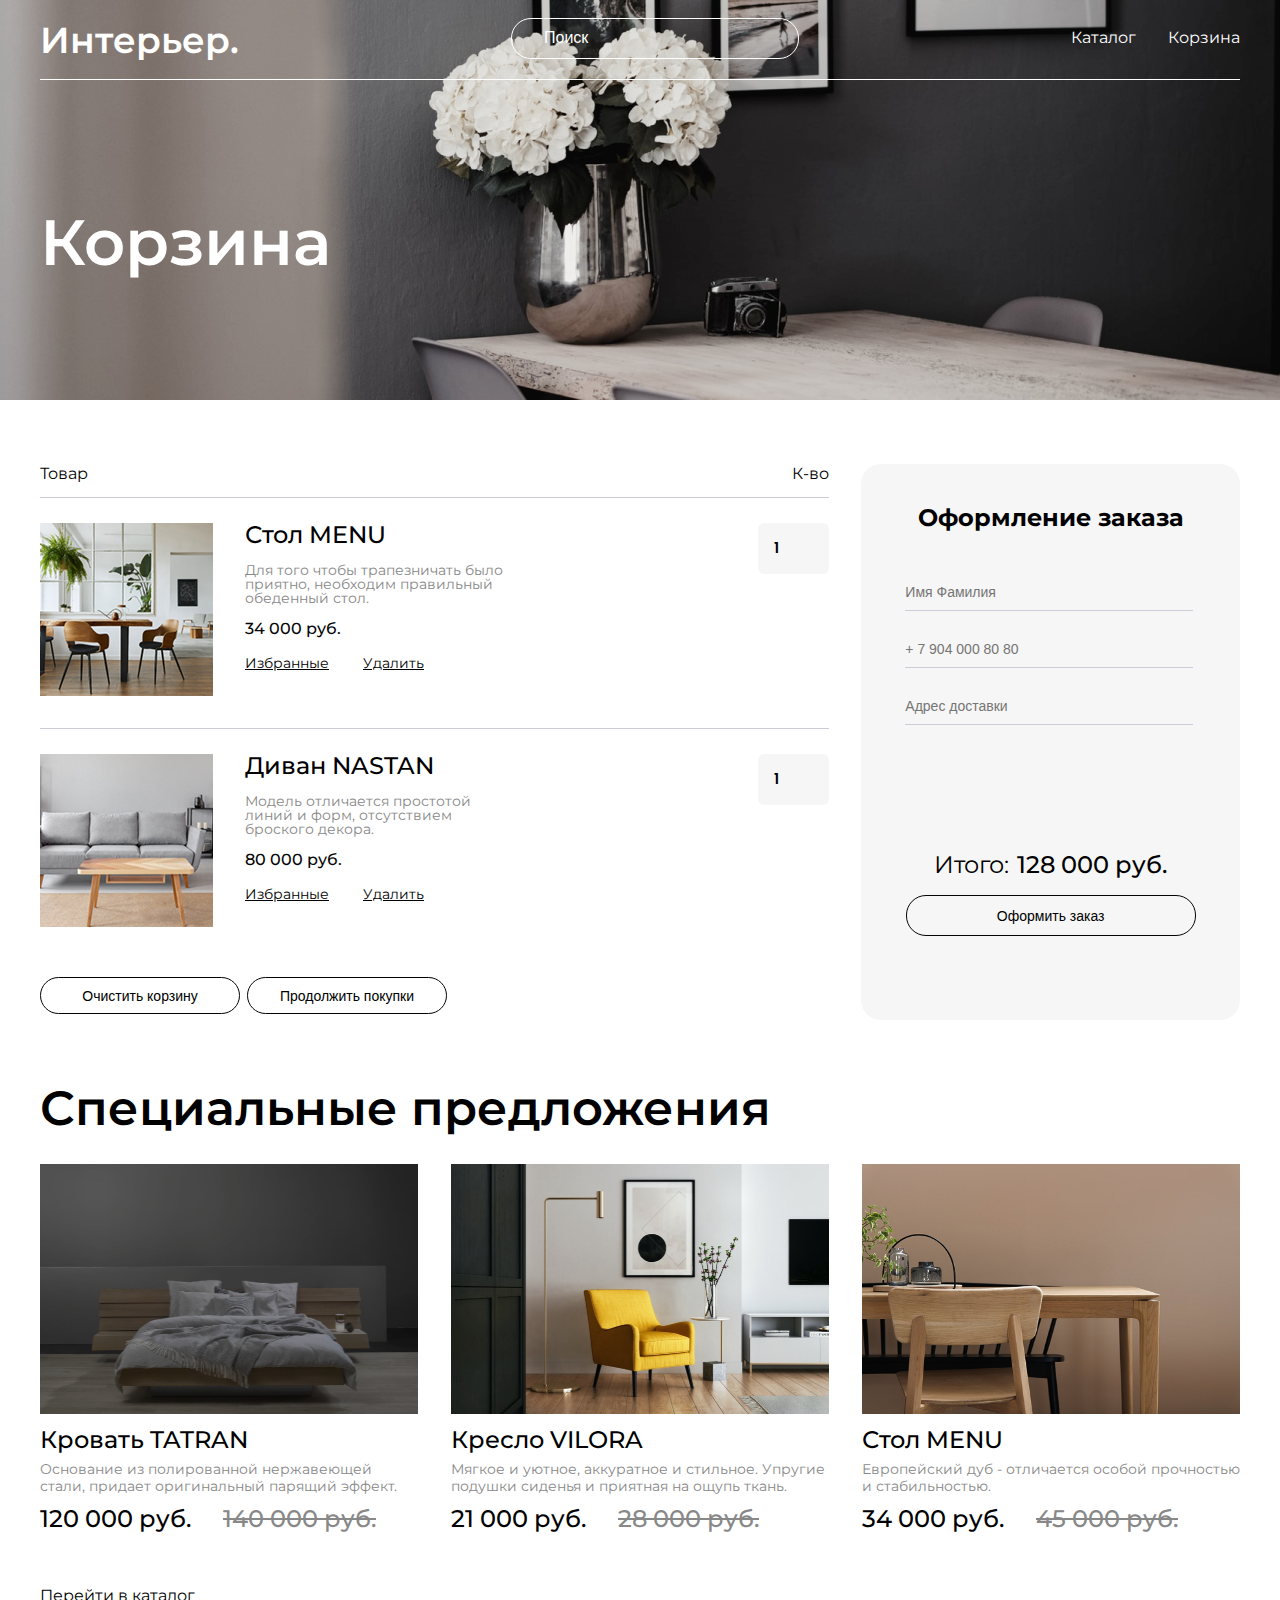
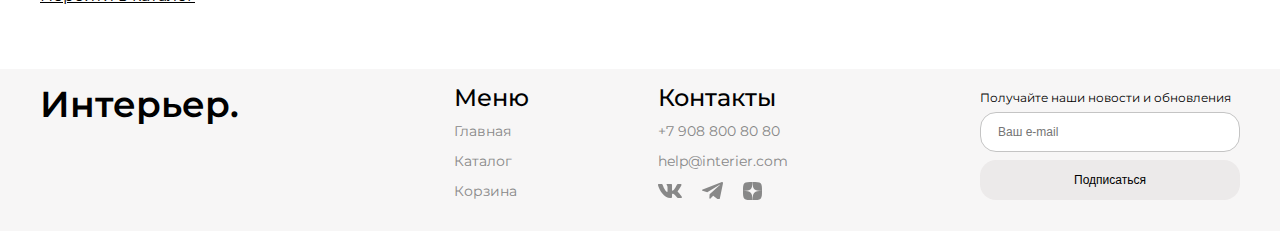
<file: basket.html>
<!DOCTYPE html>
<html lang="en">

<head>
    <meta charset="UTF-8">
    <meta name="viewport" content="width=device-width, initial-scale=1.0">
    <title>Document</title>
    <link rel="preconnect" href="https://fonts.gstatic.com" crossorigin>
    <link href="https://fonts.googleapis.com/css2?family=Montserrat:ital,wght@0,100..900;1,100..900&display=swap"
        rel="stylesheet">
    <link rel="preconnect" href="https://fonts.googleapis.com">
    <link rel="preconnect" href="https://fonts.gstatic.com" crossorigin>
    <link
        href="https://fonts.googleapis.com/css2?family=Poppins:ital,wght@0,100;0,200;0,300;0,400;0,500;0,600;0,700;0,800;0,900;1,100;1,200;1,300;1,400;1,500;1,600;1,700;1,800;1,900&display=swap"
        rel="stylesheet">
    <link rel="stylesheet" href="./style.css">
</head>

<body>
    <section class="top-cart hero-page  center">
        <header class="header">
            <div class="header__navigation">
                <div class="header-search">
                    <a class="header-tittle" href="index.html">Интерьер.</a>
                    <input class="header-input" type="text" placeholder="Поиск">
                </div>
                <div class="header__catalog">
                    <a href="./catalog.html" class="header__link">Каталог</a>
                    <a href="./basket.html" class="header__link">Корзина</a>
                </div>
                <div class="header-mob">
                    <a href="#"><svg width="17" height="16" viewBox="0 0 17 16" fill="none"
                            xmlns="http://www.w3.org/2000/svg">
                            <path
                                d="M7.09961 0.113159C8.73473 0.0626745 10.3279 0.636438 11.5547 1.71863C12.7816 2.80099 13.5504 4.31046 13.7041 5.93933C13.855 7.53827 13.3997 9.13297 12.4346 10.4139L15.7686 13.7469C15.8513 13.8297 15.9171 13.9279 15.9619 14.036C16.0067 14.1442 16.0303 14.2607 16.0303 14.3778C16.0303 14.4949 16.0067 14.6114 15.9619 14.7196C15.9171 14.8277 15.8513 14.9259 15.7686 15.0087C15.6858 15.0914 15.5876 15.1572 15.4795 15.202C15.3713 15.2469 15.2548 15.2694 15.1377 15.2694C15.0206 15.2694 14.9041 15.2469 14.7959 15.202C14.6878 15.1572 14.5896 15.0914 14.5068 15.0087L11.1738 11.6747C9.89304 12.6424 8.29672 13.0991 6.69629 12.9491C5.06622 12.7962 3.55573 12.0275 2.47266 10.7997C1.38959 9.57185 0.815497 7.97713 0.867188 6.3407C0.919001 4.7041 1.59327 3.14806 2.75195 1.99109C3.90958 0.835157 5.46444 0.163758 7.09961 0.113159ZM7.30957 1.91882C6.08288 1.92382 4.90744 2.41275 4.04004 3.28015C3.17266 4.14755 2.68371 5.32302 2.67871 6.54968C2.67378 7.77628 3.15341 8.95557 4.01367 9.82996C4.44407 10.2674 4.95698 10.6151 5.52246 10.8534C6.08812 11.0918 6.69574 11.2161 7.30957 11.2186C7.92321 11.2211 8.5312 11.1017 9.09863 10.868C9.6662 10.6343 10.1822 10.2903 10.6162 9.85632C11.0503 9.42228 11.3942 8.90633 11.6279 8.33875C11.8616 7.77131 11.981 7.16333 11.9785 6.54968C11.976 5.93585 11.8516 5.32824 11.6133 4.76257C11.375 4.19707 11.0273 3.68419 10.5898 3.25378C9.71544 2.3935 8.53621 1.91387 7.30957 1.91882Z"
                                fill="white" stroke="white" stroke-width="0.2" />
                        </svg>
                    </a>
                    <a href="catalog.html"><svg width="20" height="21" viewBox="0 0 20 21" fill="none"
                            xmlns="http://www.w3.org/2000/svg">
                            <rect x="0.800537" y="0.900024" width="4.57143" height="4.57143" fill="white" />
                            <rect x="0.800537" y="8.21436" width="4.57143" height="4.57143" fill="white" />
                            <rect x="0.800537" y="15.5286" width="4.57143" height="4.57143" fill="white" />
                            <rect x="8.11401" y="8.21436" width="4.57143" height="4.57143" fill="white" />
                            <rect x="8.11401" y="15.5286" width="4.57143" height="4.57143" fill="white" />
                            <rect x="8.11401" y="0.900024" width="4.57143" height="4.57143" fill="white" />
                            <rect x="15.4285" y="8.21436" width="4.57143" height="4.57143" fill="white" />
                            <rect x="15.4285" y="15.5286" width="4.57143" height="4.57143" fill="white" />
                            <rect x="15.4285" y="0.900024" width="4.57143" height="4.57143" fill="white" />
                        </svg>
                    </a>
                    <a href="basket.html"><svg width="19" height="17" viewBox="0 0 19 17" fill="none"
                            xmlns="http://www.w3.org/2000/svg">
                            <path
                                d="M11.5834 16.8333C12.1359 16.8333 12.6658 16.6138 13.0566 16.2231C13.4473 15.8324 13.6667 15.3025 13.6667 14.75C13.6667 14.1974 13.4473 13.6675 13.0566 13.2768C12.6658 12.8861 12.1359 12.6666 11.5834 12.6666C11.0309 12.6666 10.501 12.8861 10.1103 13.2768C9.71957 13.6675 9.50008 14.1974 9.50008 14.75C9.50008 15.3025 9.71957 15.8324 10.1103 16.2231C10.501 16.6138 11.0309 16.8333 11.5834 16.8333ZM4.29174 16.8333C4.84428 16.8333 5.37418 16.6138 5.76488 16.2231C6.15558 15.8324 6.37508 15.3025 6.37508 14.75C6.37508 14.1974 6.15558 13.6675 5.76488 13.2768C5.37418 12.8861 4.84428 12.6666 4.29174 12.6666C3.73921 12.6666 3.20931 12.8861 2.81861 13.2768C2.4279 13.6675 2.20841 14.1974 2.20841 14.75C2.20841 15.3025 2.4279 15.8324 2.81861 16.2231C3.20931 16.6138 3.73921 16.8333 4.29174 16.8333ZM17.873 2.16975C18.133 2.16136 18.3796 2.05217 18.5606 1.86525C18.7416 1.67834 18.8428 1.42836 18.8428 1.16819C18.8428 0.908013 18.7416 0.658037 18.5606 0.471123C18.3796 0.28421 18.133 0.175013 17.873 0.166626H16.674C15.7345 0.166626 14.922 0.818709 14.7178 1.73538L13.4126 7.61246C13.2084 8.52912 12.3959 9.18121 11.4563 9.18121H3.63133L2.12924 3.17079H11.8636C12.1212 3.15904 12.3644 3.04844 12.5425 2.86199C12.7206 2.67555 12.82 2.42761 12.82 2.16975C12.82 1.91189 12.7206 1.66395 12.5425 1.47751C12.3644 1.29106 12.1212 1.18046 11.8636 1.16871H2.12924C1.82473 1.16862 1.5242 1.23796 1.25051 1.37145C0.976816 1.50495 0.737162 1.69909 0.549763 1.93911C0.362364 2.17913 0.232155 2.45872 0.169035 2.75662C0.105913 3.05452 0.111544 3.36289 0.185495 3.65829L1.68758 9.66662C1.79586 10.1002 2.046 10.485 2.39821 10.7601C2.75042 11.0351 3.18447 11.1844 3.63133 11.1843H11.4563C12.368 11.1845 13.2524 10.8736 13.9636 10.3032C14.6748 9.73275 15.1701 8.93681 15.3678 8.04683L16.674 2.16975H17.873Z"
                                fill="white" />
                        </svg>
                    </a>
                </div>
            </div>
        </header>
        <div class="hero-page__basket">
            <h1 class="hero-page__title">Корзина</h1>
        </div>
    </section>

    <div class="cart center">
        <div class="cart__content">
            <div class="cart__name-box">
                <p>Товар</p>
                <p>К-во</p>
            </div>
            <div class="cart__item">
                <div class="cart__left">
                    <img class="cart__img" src="./images/cart-chair.jpg" alt="cart-chair">
                    <div class="cart__info">
                        <h4 class="cart__title">Стол MENU</h4>
                        <p class="cart__text">Для того чтобы трапезничать было приятно, необходим правильный обеденный
                            стол.</p>
                        <p class="cart__price">34 000 руб.</p>
                        <div class="cart__link-box">
                            <a class="cart__url" href="#">Избранные</a>
                            <a class="cart__url" href="#">Удалить</a>
                        </div>
                    </div>
                </div>
                <div class="cart-number-container">
                    <input class="cart-number" type="number" value="1" min="1">
                </div>
            </div>
            <div class="cart__item">
                <div class="cart__left">
                    <img class="cart__img" src="./images/cart-sofa.jpg" alt="cart-chair">
                    <div class="cart__info">
                        <h4 class="cart__title">Диван NASTAN</h4>
                        <p class="cart__text">Модель отличается простотой линий и форм, отсутствием броского декора.
                        </p>
                        <p class="cart__price">80 000 руб.</p>
                        <div class="cart__link-box">
                            <a class="cart__url" href="#">Избранные</a>
                            <a class="cart__url" href="#">Удалить</a>
                        </div>
                    </div>
                </div>
                <div class="cart-number-container">
                    <input class="cart-number" type="number" value="1" min="1">
                </div>
            </div>
            <div class="cart__buttons-container">
                <button class="cart__button-clear">Очистить корзину</button>
                <button class="cart__button-continue">Продолжить покупки</button>
            </div>
        </div>
        <div class="cart__form">
            <div class="cart__form-title">
                <h3 class="cart__form-text">Оформление заказа</h3>
            </div>
            <div class="cart__data">
                <input type="text" class="cart__data-input" placeholder="Имя Фамилия">
                <input type="text" class="cart__data-input" placeholder="+ 7 904 000 80 80">
                <input type="text" class="cart__data-input" placeholder="Адрес доставки">
            </div>
            <div class="cart__final">
                <p class="cart__final-price">
                    <span class="cart__final-label">Итого:</span>
                    <span class="cart__final-number">128 000 руб.</span>
                </p>
            </div>
            <div class="cart__button">
                <button class="cart__button-text">Оформить заказ</button>
            </div>
        </div>
    </div>

    <section class="content center">
        <div class="content-head">
            <h2 class="content__title">Специальные предложения </h2>
        </div>
        <div class="content-box">
            <article class="product">
                <div class="product__image-container">
                <img src="./images/big-bed.jpg" class="product__img" alt="кровать">
                <div class="product__actions">  
      <input type="checkbox" id="like1" class="product__checkbox">
      <label for="like1" class="product__action-btn product__like" aria-label="Добавить в избранное">
        <svg width="20" height="22" viewBox="0 0 20 22" fill="none" xmlns="http://www.w3.org/2000/svg">
          <path d="M5 7V5C5 3.67916 5.07093 1.93397 6 1C6.92908 0.0660251 8.68609 0 10 0C11.3139 0 13.0709 0.0660251 14 1C14.9291 1.93397 15 3.67916 15 5V7H18C18.2628 7 18.8142 6.81321 19 7C19.1858 7.18679 19 7.73583 19 8V20C19 20.2642 19.1858 20.8132 19 21C18.8142 21.1868 18.2628 21 18 21H2C1.73722 21 1.18582 21.1868 1 21C0.814189 20.8132 1 20.2642 1 20V8C1 7.73583 0.814189 7.18679 1 7C1.18582 6.81321 1.73722 7 2 7H5ZM5 9H3V19H17V9H15V11H13V9H7V11H5V9ZM7 7H13V5C13 4.2075 12.5575 3.56038 12 3C11.4426 2.43962 10.7884 2 10 2C9.21166 2 8.55745 2.43962 8 3C7.44256 3.56038 7 4.2075 7 5V7Z" fill="#C4C4C4"/>
        </svg>
      </label>
      <input type="checkbox" id="cart1" class="product__checkbox">
      <label for="cart1" class="product__action-btn product__cart" aria-label="Добавить в корзину">        
        <svg width="20" height="18" viewBox="0 0 20 18" fill="none" xmlns="http://www.w3.org/2000/svg">
          <path d="M9.99999 18C9.35499 17.428 8.62599 16.833 7.85499 16.2H7.84499C5.12999 13.98 2.05299 11.468 0.693992 8.458C0.24751 7.49973 0.0108963 6.45713 -1.91116e-05 5.4C-0.00300091 3.94949 0.578763 2.55899 1.6138 1.54277C2.64884 0.526552 4.04978 -0.0296027 5.49999 2.75695e-06C6.68062 0.00186756 7.83583 0.343084 8.82799 0.983003C9.26396 1.26597 9.65841 1.60826 9.99999 2C10.3435 1.6098 10.738 1.26771 11.173 0.983003C12.1647 0.342957 13.3197 0.00172131 14.5 2.75695e-06C15.9502 -0.0296027 17.3511 0.526552 18.3862 1.54277C19.4212 2.55899 20.003 3.94949 20 5.4C19.9898 6.45882 19.7532 7.5032 19.306 8.463C17.947 11.473 14.871 13.984 12.156 16.2L12.146 16.208C11.374 16.837 10.646 17.432 10.001 18.008L9.99999 18ZM5.49999 2C4.5685 1.98835 3.67006 2.34485 2.99999 2.992C2.35438 3.62617 1.99355 4.49505 1.99991 5.4C2.01132 6.1705 2.18582 6.92985 2.51199 7.628C3.1535 8.92671 4.0191 10.1021 5.06899 11.1C6.05999 12.1 7.19999 13.068 8.18599 13.882C8.45899 14.107 8.73699 14.334 9.01499 14.561L9.18999 14.704C9.45699 14.922 9.73299 15.148 9.99999 15.37L10.013 15.358L10.019 15.353H10.025L10.034 15.346H10.039H10.044L10.062 15.331L10.103 15.298L10.11 15.292L10.121 15.284H10.127L10.136 15.276L10.8 14.731L10.974 14.588C11.255 14.359 11.533 14.132 11.806 13.907C12.792 13.093 13.933 12.126 14.924 11.121C15.974 10.1236 16.8397 8.94852 17.481 7.65C17.8131 6.9458 17.9901 6.17851 18 5.4C18.0042 4.49784 17.6435 3.6323 17 3C16.3312 2.34992 15.4326 1.99049 14.5 2C13.3619 1.99033 12.2739 2.46737 11.51 3.311L9.99999 5.051L8.48999 3.311C7.72606 2.46737 6.63807 1.99033 5.49999 2Z" fill="#C4C4C4"/>
        </svg>
      </label>
      </div>
      </div>
                <h3 class="product__title">Кровать TATRAN</h3>
                <p class="product__text">
                    Основание из полированной нержавеющей стали, придает оригинальный парящий эффект.</p>
                <div class="product-box">
                    <span class="product__price">120 000 руб.</span>
                    <span class="product__price product__price-old">140 000 руб.</span>
                </div>
            </article>

            <article class="product">
                <div class="product__image-container">
                <img src="images/yellow-armchair.jpg" class="product__img" alt="желтое кресло">
                <div class="product__actions">  
      <input type="checkbox" id="like1" class="product__checkbox">
      <label for="like1" class="product__action-btn product__like" aria-label="Добавить в избранное">
        <svg width="20" height="22" viewBox="0 0 20 22" fill="none" xmlns="http://www.w3.org/2000/svg">
          <path d="M5 7V5C5 3.67916 5.07093 1.93397 6 1C6.92908 0.0660251 8.68609 0 10 0C11.3139 0 13.0709 0.0660251 14 1C14.9291 1.93397 15 3.67916 15 5V7H18C18.2628 7 18.8142 6.81321 19 7C19.1858 7.18679 19 7.73583 19 8V20C19 20.2642 19.1858 20.8132 19 21C18.8142 21.1868 18.2628 21 18 21H2C1.73722 21 1.18582 21.1868 1 21C0.814189 20.8132 1 20.2642 1 20V8C1 7.73583 0.814189 7.18679 1 7C1.18582 6.81321 1.73722 7 2 7H5ZM5 9H3V19H17V9H15V11H13V9H7V11H5V9ZM7 7H13V5C13 4.2075 12.5575 3.56038 12 3C11.4426 2.43962 10.7884 2 10 2C9.21166 2 8.55745 2.43962 8 3C7.44256 3.56038 7 4.2075 7 5V7Z" fill="#C4C4C4"/>
        </svg>
      </label>
      <input type="checkbox" id="cart1" class="product__checkbox">
      <label for="cart1" class="product__action-btn product__cart" aria-label="Добавить в корзину">        
        <svg width="20" height="18" viewBox="0 0 20 18" fill="none" xmlns="http://www.w3.org/2000/svg">
          <path d="M9.99999 18C9.35499 17.428 8.62599 16.833 7.85499 16.2H7.84499C5.12999 13.98 2.05299 11.468 0.693992 8.458C0.24751 7.49973 0.0108963 6.45713 -1.91116e-05 5.4C-0.00300091 3.94949 0.578763 2.55899 1.6138 1.54277C2.64884 0.526552 4.04978 -0.0296027 5.49999 2.75695e-06C6.68062 0.00186756 7.83583 0.343084 8.82799 0.983003C9.26396 1.26597 9.65841 1.60826 9.99999 2C10.3435 1.6098 10.738 1.26771 11.173 0.983003C12.1647 0.342957 13.3197 0.00172131 14.5 2.75695e-06C15.9502 -0.0296027 17.3511 0.526552 18.3862 1.54277C19.4212 2.55899 20.003 3.94949 20 5.4C19.9898 6.45882 19.7532 7.5032 19.306 8.463C17.947 11.473 14.871 13.984 12.156 16.2L12.146 16.208C11.374 16.837 10.646 17.432 10.001 18.008L9.99999 18ZM5.49999 2C4.5685 1.98835 3.67006 2.34485 2.99999 2.992C2.35438 3.62617 1.99355 4.49505 1.99991 5.4C2.01132 6.1705 2.18582 6.92985 2.51199 7.628C3.1535 8.92671 4.0191 10.1021 5.06899 11.1C6.05999 12.1 7.19999 13.068 8.18599 13.882C8.45899 14.107 8.73699 14.334 9.01499 14.561L9.18999 14.704C9.45699 14.922 9.73299 15.148 9.99999 15.37L10.013 15.358L10.019 15.353H10.025L10.034 15.346H10.039H10.044L10.062 15.331L10.103 15.298L10.11 15.292L10.121 15.284H10.127L10.136 15.276L10.8 14.731L10.974 14.588C11.255 14.359 11.533 14.132 11.806 13.907C12.792 13.093 13.933 12.126 14.924 11.121C15.974 10.1236 16.8397 8.94852 17.481 7.65C17.8131 6.9458 17.9901 6.17851 18 5.4C18.0042 4.49784 17.6435 3.6323 17 3C16.3312 2.34992 15.4326 1.99049 14.5 2C13.3619 1.99033 12.2739 2.46737 11.51 3.311L9.99999 5.051L8.48999 3.311C7.72606 2.46737 6.63807 1.99033 5.49999 2Z" fill="#C4C4C4"/>
        </svg>
      </label>
      </div>
      </div>
                <h3 class="product__title">Кресло VILORA</h3>
                <p class="product__text">
                    Мягкое и уютное, аккуратное и стильное. Упругие подушки сиденья и приятная на ощупь ткань. </p>
                <div class="product-box">
                    <span class="product__price">21 000 руб.</span>
                    <span class="product__price product__price-old">28 000 руб.</span>
                </div>
            </article>

            <article class="product">
                <div class="product__image-container">
                <img src="./images/wooden-chair.png" class="product__img" alt="стол">
                <div class="product__actions">  
      <input type="checkbox" id="like1" class="product__checkbox">
      <label for="like1" class="product__action-btn product__like" aria-label="Добавить в избранное">
        <svg width="20" height="22" viewBox="0 0 20 22" fill="none" xmlns="http://www.w3.org/2000/svg">
          <path d="M5 7V5C5 3.67916 5.07093 1.93397 6 1C6.92908 0.0660251 8.68609 0 10 0C11.3139 0 13.0709 0.0660251 14 1C14.9291 1.93397 15 3.67916 15 5V7H18C18.2628 7 18.8142 6.81321 19 7C19.1858 7.18679 19 7.73583 19 8V20C19 20.2642 19.1858 20.8132 19 21C18.8142 21.1868 18.2628 21 18 21H2C1.73722 21 1.18582 21.1868 1 21C0.814189 20.8132 1 20.2642 1 20V8C1 7.73583 0.814189 7.18679 1 7C1.18582 6.81321 1.73722 7 2 7H5ZM5 9H3V19H17V9H15V11H13V9H7V11H5V9ZM7 7H13V5C13 4.2075 12.5575 3.56038 12 3C11.4426 2.43962 10.7884 2 10 2C9.21166 2 8.55745 2.43962 8 3C7.44256 3.56038 7 4.2075 7 5V7Z" fill="#C4C4C4"/>
        </svg>
      </label>
      <input type="checkbox" id="cart1" class="product__checkbox">
      <label for="cart1" class="product__action-btn product__cart" aria-label="Добавить в корзину">        
        <svg width="20" height="18" viewBox="0 0 20 18" fill="none" xmlns="http://www.w3.org/2000/svg">
          <path d="M9.99999 18C9.35499 17.428 8.62599 16.833 7.85499 16.2H7.84499C5.12999 13.98 2.05299 11.468 0.693992 8.458C0.24751 7.49973 0.0108963 6.45713 -1.91116e-05 5.4C-0.00300091 3.94949 0.578763 2.55899 1.6138 1.54277C2.64884 0.526552 4.04978 -0.0296027 5.49999 2.75695e-06C6.68062 0.00186756 7.83583 0.343084 8.82799 0.983003C9.26396 1.26597 9.65841 1.60826 9.99999 2C10.3435 1.6098 10.738 1.26771 11.173 0.983003C12.1647 0.342957 13.3197 0.00172131 14.5 2.75695e-06C15.9502 -0.0296027 17.3511 0.526552 18.3862 1.54277C19.4212 2.55899 20.003 3.94949 20 5.4C19.9898 6.45882 19.7532 7.5032 19.306 8.463C17.947 11.473 14.871 13.984 12.156 16.2L12.146 16.208C11.374 16.837 10.646 17.432 10.001 18.008L9.99999 18ZM5.49999 2C4.5685 1.98835 3.67006 2.34485 2.99999 2.992C2.35438 3.62617 1.99355 4.49505 1.99991 5.4C2.01132 6.1705 2.18582 6.92985 2.51199 7.628C3.1535 8.92671 4.0191 10.1021 5.06899 11.1C6.05999 12.1 7.19999 13.068 8.18599 13.882C8.45899 14.107 8.73699 14.334 9.01499 14.561L9.18999 14.704C9.45699 14.922 9.73299 15.148 9.99999 15.37L10.013 15.358L10.019 15.353H10.025L10.034 15.346H10.039H10.044L10.062 15.331L10.103 15.298L10.11 15.292L10.121 15.284H10.127L10.136 15.276L10.8 14.731L10.974 14.588C11.255 14.359 11.533 14.132 11.806 13.907C12.792 13.093 13.933 12.126 14.924 11.121C15.974 10.1236 16.8397 8.94852 17.481 7.65C17.8131 6.9458 17.9901 6.17851 18 5.4C18.0042 4.49784 17.6435 3.6323 17 3C16.3312 2.34992 15.4326 1.99049 14.5 2C13.3619 1.99033 12.2739 2.46737 11.51 3.311L9.99999 5.051L8.48999 3.311C7.72606 2.46737 6.63807 1.99033 5.49999 2Z" fill="#C4C4C4"/>
        </svg>
      </label>
      </div>
      </div>
                <h3 class="product__title">Стол MENU</h3>
                <p class="product__text">
                    Европейский дуб - отличается особой прочностью и стабильностью. </p>
                <div class="product-box">
                    <span class="product__price">34 000 руб.</span>
                    <span class="product__price product__price-old">45 000 руб.</span>
                </div>
            </article>
        </div>
    </section>

    <div class="catalog center">
        <a class="catalog__url" href="./catalog.html">Перейти в каталог</a>
    </div>

    <footer class="footer center">
        <div class="footer__logo">
            <a class="footer-tittle" href="index.html">Интерьер.</a>
        </div>
        <div class="footer__content">
            <div class="footer__info">
                <div class="footer__menu">
                    <p class="footer__subtitle">Меню</p>
                    <a href="./index.html" class="footer__item">Главная</a>
                    <a href="./catalog.html" class="footer__item">Каталог</a>
                    <a href="./basket.html" class="footer__item">Корзина</a>
                </div>
                <div class="footer__menu">
                    <p class="footer__contact">Контакты</p>
                    <a href="#" class="footer__contact-item ">+7 908 800 80 80 </a>
                    <a href="#" class="footer__contact-item ">help@interier.com</a>
                    <div class="footer__vectors">
                        <div><svg class="footer__icon" viewBox="0 0 24.0005 14" xmlns="http://www.w3.org/2000/svg"
                                xmlns:xlink="http://www.w3.org/1999/xlink" width="24.000504" height="14.000000"
                                fill="none" data-customframe="#000000">
                                <path id="Vector-1"
                                    d="M23.45 0.948C23.616 0.402 23.45 0 22.655 0L20.03 0C19.362 0 19.054 0.347 18.887 0.73C18.887 0.73 17.552 3.926 15.661 6.002C15.049 6.604 14.771 6.795 14.437 6.795C14.27 6.795 14.019 6.604 14.019 6.057L14.019 0.948C14.019 0.292 13.835 0 13.279 0L9.151 0C8.734 0 8.483 0.304 8.483 0.593C8.483 1.214 9.429 1.358 9.526 3.106L9.526 6.904C9.526 7.737 9.373 7.888 9.039 7.888C8.149 7.888 5.984 4.677 4.699 1.003C4.45 0.288 4.198 0 3.527 0L0.9 0C0.15 0 0 0.347 0 0.73C0 1.412 0.89 4.8 4.145 9.281C6.315 12.341 9.37 14 12.153 14C13.822 14 14.028 13.632 14.028 12.997L14.028 10.684C14.028 9.947 14.186 9.8 14.715 9.8C15.105 9.8 15.772 9.992 17.33 11.467C19.11 13.216 19.403 14 20.405 14L23.03 14C23.78 14 24.156 13.632 23.94 12.904C23.702 12.18 22.852 11.129 21.725 9.882C21.113 9.172 20.195 8.407 19.916 8.024C19.527 7.533 19.638 7.314 19.916 6.877C19.916 6.877 23.116 2.451 23.449 0.948L23.45 0.948Z"
                                    fill="rgb(136.078,136.078,136.078)" fill-rule="evenodd" />
                            </svg></div>
                        <div><svg class="footer__icon" viewBox="0 0 21 17.6757" xmlns="http://www.w3.org/2000/svg"
                                xmlns:xlink="http://www.w3.org/1999/xlink" width="21.000000" height="17.675659"
                                fill="none" data-customframe="#000000">
                                <path id="Vector-2"
                                    d="M19.2952 0.200894L0.690166 7.4125C-0.0585331 7.74834 -0.311764 8.42087 0.509205 8.78587L5.28219 10.3105L16.8227 3.14143C17.4528 2.69136 18.0979 2.81137 17.5428 3.30647L7.63107 12.3272L7.31972 16.1448C7.6081 16.7342 8.13614 16.737 8.47296 16.444L11.2152 13.8359L15.9117 17.3709C17.0025 18.02 17.596 17.6011 17.8307 16.4114L20.9112 1.74952C21.231 0.285058 20.6856 -0.360199 19.2952 0.200894Z"
                                    fill="rgb(136.078,136.078,136.078)" fill-rule="nonzero" />
                            </svg></div>
                        <div><svg class="footer__icon" viewBox="0 0 19 18" xmlns="http://www.w3.org/2000/svg"
                                xmlns:xlink="http://www.w3.org/1999/xlink" width="19.000000" height="18.000000"
                                fill="none" data-customframe="#000000">
                                <path id="Vector-3"
                                    d="M11.3321 10.7357C9.83927 12.195 9.7307 14.0143 9.60177 18C13.5239 18 16.2314 17.9871 17.6293 16.7014C18.9864 15.3771 19 12.69 19 9.09643C14.7928 9.225 12.8725 9.32143 11.3321 10.7357ZM-1.52588e-05 9.09643C-1.52588e-05 12.69 0.0135561 15.3771 1.3707 16.7014C2.76856 17.9871 5.47606 18 9.3982 18C9.26248 14.0143 9.1607 12.195 7.66784 10.7357C6.12748 9.32143 4.20713 9.21857 -1.52588e-05 9.09643ZM9.3982 0C5.48284 0 2.76856 0.0128571 1.3707 1.29857C0.0135561 2.62286 -1.52588e-05 5.31 -1.52588e-05 8.90357C4.20713 8.775 6.12748 8.67857 7.66784 7.26429C9.1607 5.805 9.26927 3.98571 9.3982 0ZM11.3321 7.26429C9.83927 5.805 9.7307 3.98571 9.60177 0C13.5239 0 16.2314 0.0128571 17.6293 1.29857C18.9864 2.62286 19 5.31 19 8.90357C14.7928 8.775 12.8725 8.67857 11.3321 7.26429Z"
                                    fill="rgb(136.078,136.078,136.078)" fill-rule="nonzero" />
                            </svg></div>
                    </div>
                </div>
            </div>
            <form class="footer__subscribe ">
                <p class="footer__text ">Получайте наши новости и обновления </p>
                <input class="footer__input" type="text" placeholder="Ваш e-mail">
                <button class="footer__button">Подписаться</button>
            </form>
        </div>
    </footer>
</body>

</html>
</file>
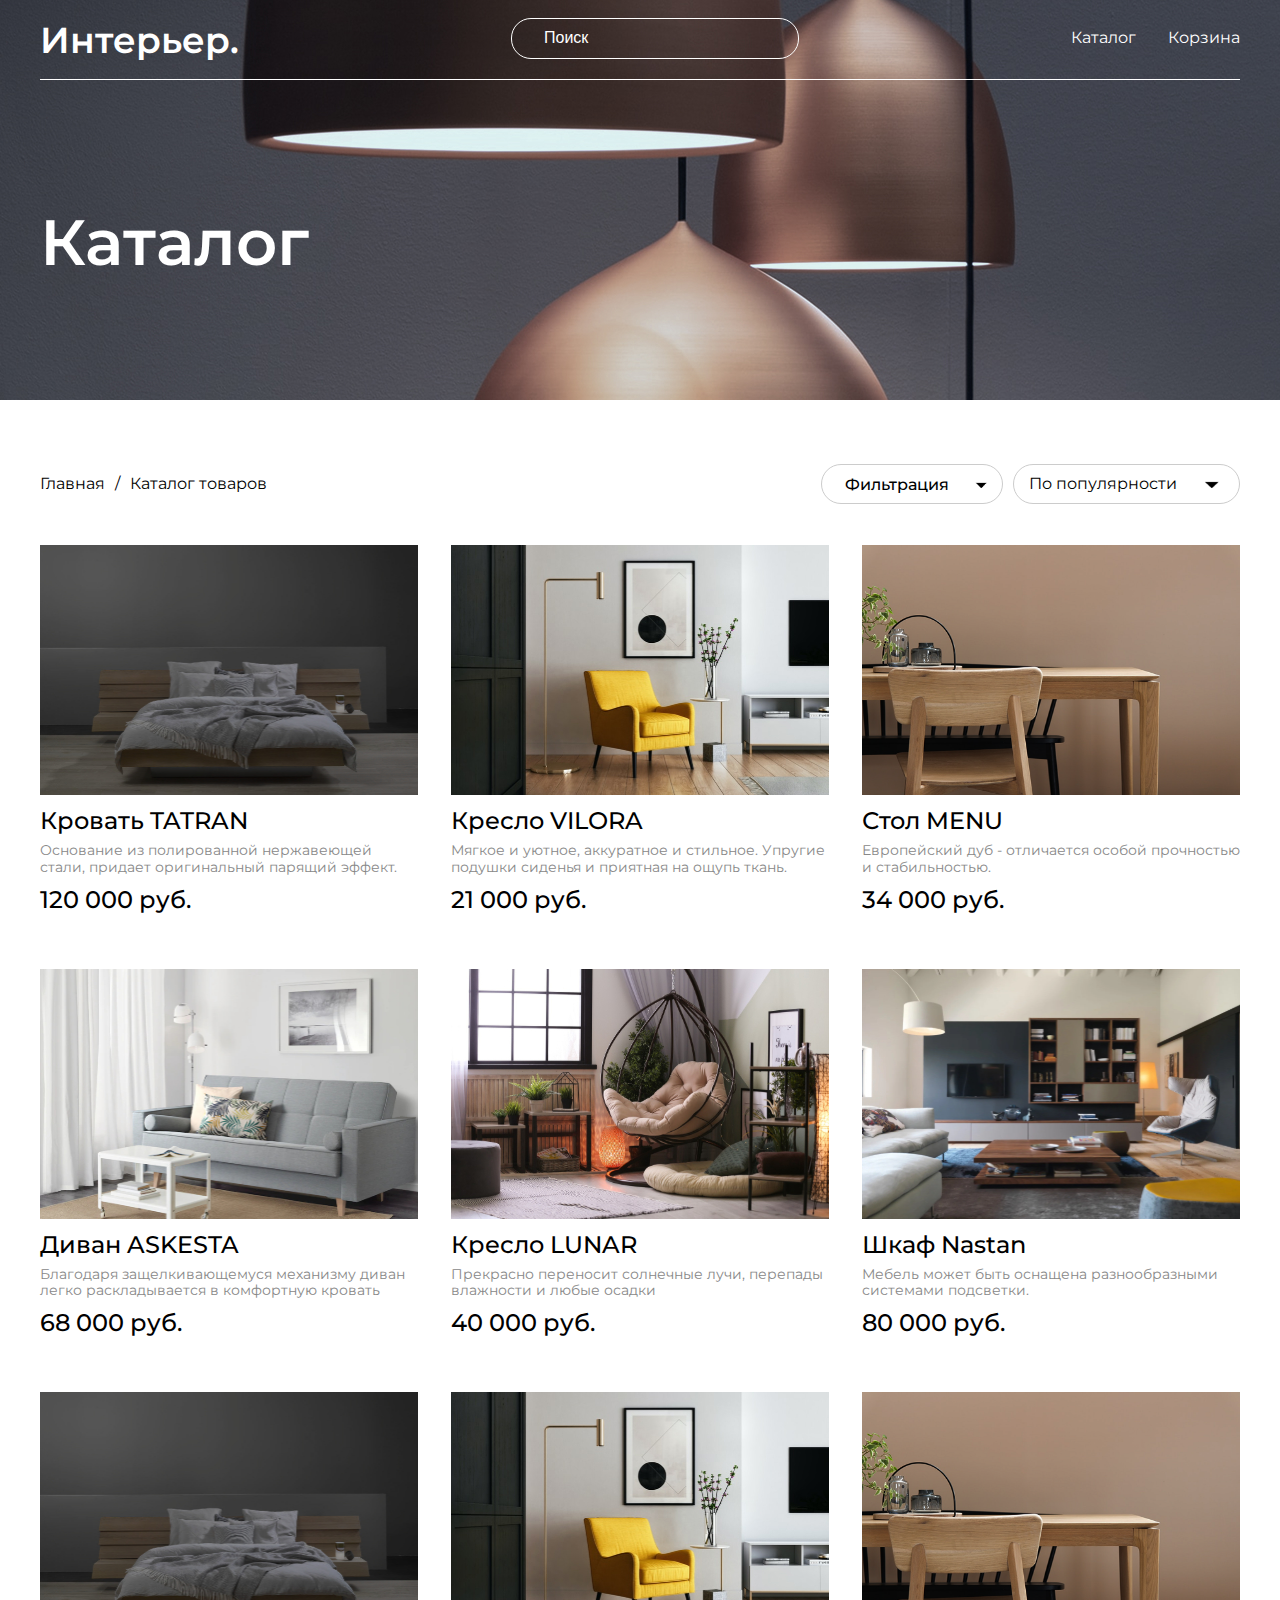
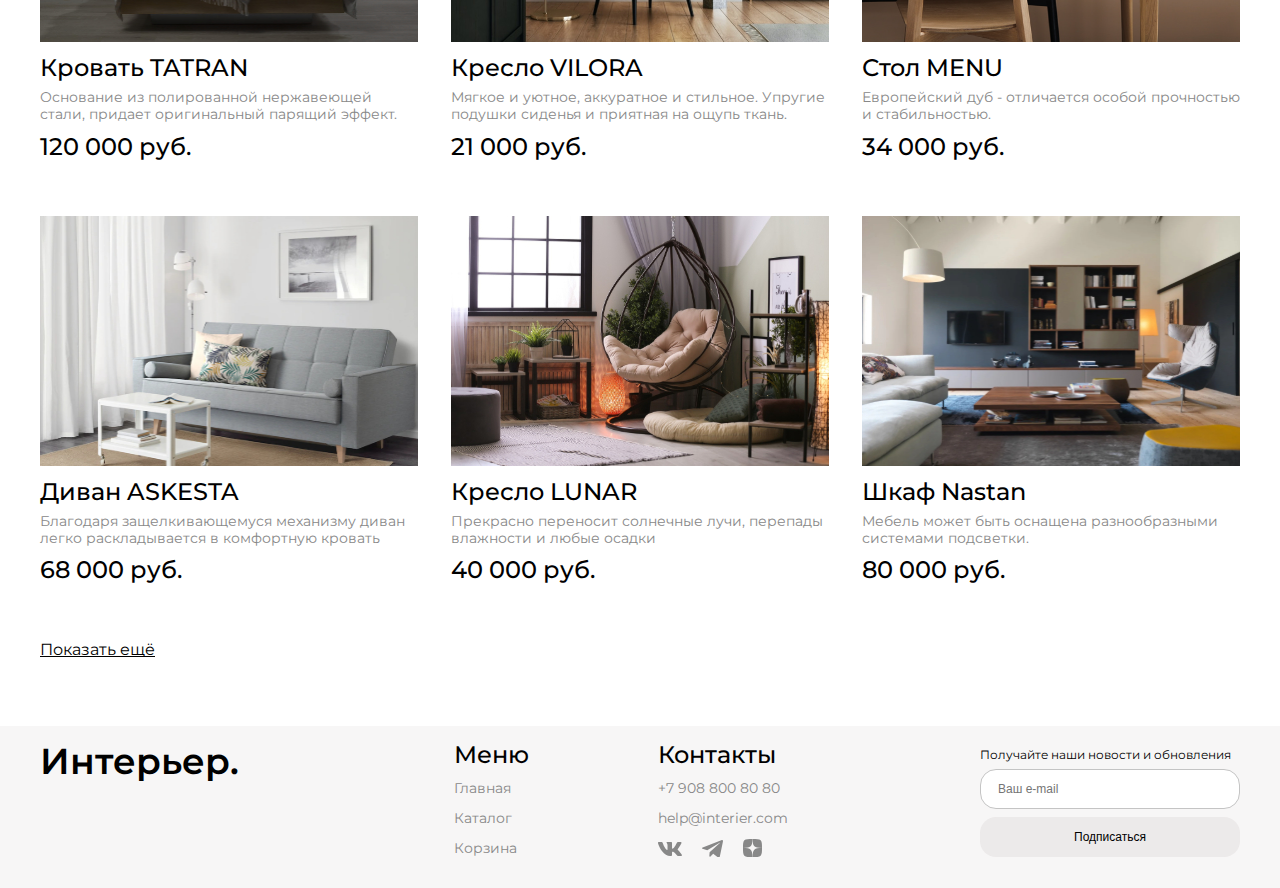
<file: catalog.html>
<!DOCTYPE html>
<html lang="en">

<head>
  <meta charset="UTF-8">
  <meta name="viewport" content="width=device-width, initial-scale=1.0">
  <title>Document</title>
  <link rel="preconnect" href="https://fonts.gstatic.com" crossorigin>
  <link href="https://fonts.googleapis.com/css2?family=Montserrat:ital,wght@0,100..900;1,100..900&display=swap"
    rel="stylesheet">
  <link rel="stylesheet" href="./style.css">
</head>

<body>
  <section class="top-catalog top-catalog--catalog-page center">
    <header class="header">
      <div class="header__navigation">
        <div class="header-search">
          <a class="header-tittle" href="index.html">Интерьер.</a>
          <input class="header-input" type="text" placeholder="Поиск">
        </div>
        <div class="header__catalog">
          <a href="./catalog.html" class="header__link">Каталог</a>
          <a href="./basket.html" class="header__link">Корзина</a>
        </div>
        <div class="header-mob">
          <a href="#"><svg width="17" height="16" viewBox="0 0 17 16" fill="none" xmlns="http://www.w3.org/2000/svg">
              <path
                d="M7.09961 0.113159C8.73473 0.0626745 10.3279 0.636438 11.5547 1.71863C12.7816 2.80099 13.5504 4.31046 13.7041 5.93933C13.855 7.53827 13.3997 9.13297 12.4346 10.4139L15.7686 13.7469C15.8513 13.8297 15.9171 13.9279 15.9619 14.036C16.0067 14.1442 16.0303 14.2607 16.0303 14.3778C16.0303 14.4949 16.0067 14.6114 15.9619 14.7196C15.9171 14.8277 15.8513 14.9259 15.7686 15.0087C15.6858 15.0914 15.5876 15.1572 15.4795 15.202C15.3713 15.2469 15.2548 15.2694 15.1377 15.2694C15.0206 15.2694 14.9041 15.2469 14.7959 15.202C14.6878 15.1572 14.5896 15.0914 14.5068 15.0087L11.1738 11.6747C9.89304 12.6424 8.29672 13.0991 6.69629 12.9491C5.06622 12.7962 3.55573 12.0275 2.47266 10.7997C1.38959 9.57185 0.815497 7.97713 0.867188 6.3407C0.919001 4.7041 1.59327 3.14806 2.75195 1.99109C3.90958 0.835157 5.46444 0.163758 7.09961 0.113159ZM7.30957 1.91882C6.08288 1.92382 4.90744 2.41275 4.04004 3.28015C3.17266 4.14755 2.68371 5.32302 2.67871 6.54968C2.67378 7.77628 3.15341 8.95557 4.01367 9.82996C4.44407 10.2674 4.95698 10.6151 5.52246 10.8534C6.08812 11.0918 6.69574 11.2161 7.30957 11.2186C7.92321 11.2211 8.5312 11.1017 9.09863 10.868C9.6662 10.6343 10.1822 10.2903 10.6162 9.85632C11.0503 9.42228 11.3942 8.90633 11.6279 8.33875C11.8616 7.77131 11.981 7.16333 11.9785 6.54968C11.976 5.93585 11.8516 5.32824 11.6133 4.76257C11.375 4.19707 11.0273 3.68419 10.5898 3.25378C9.71544 2.3935 8.53621 1.91387 7.30957 1.91882Z"
                fill="white" stroke="white" stroke-width="0.2" />
            </svg>
          </a>
          <a href="catalog.html"><svg width="20" height="21" viewBox="0 0 20 21" fill="none"
              xmlns="http://www.w3.org/2000/svg">
              <rect x="0.800537" y="0.900024" width="4.57143" height="4.57143" fill="white" />
              <rect x="0.800537" y="8.21436" width="4.57143" height="4.57143" fill="white" />
              <rect x="0.800537" y="15.5286" width="4.57143" height="4.57143" fill="white" />
              <rect x="8.11401" y="8.21436" width="4.57143" height="4.57143" fill="white" />
              <rect x="8.11401" y="15.5286" width="4.57143" height="4.57143" fill="white" />
              <rect x="8.11401" y="0.900024" width="4.57143" height="4.57143" fill="white" />
              <rect x="15.4285" y="8.21436" width="4.57143" height="4.57143" fill="white" />
              <rect x="15.4285" y="15.5286" width="4.57143" height="4.57143" fill="white" />
              <rect x="15.4285" y="0.900024" width="4.57143" height="4.57143" fill="white" />
            </svg>
          </a>
          <a href="basket.html"><svg width="19" height="17" viewBox="0 0 19 17" fill="none"
              xmlns="http://www.w3.org/2000/svg">
              <path
                d="M11.5834 16.8333C12.1359 16.8333 12.6658 16.6138 13.0566 16.2231C13.4473 15.8324 13.6667 15.3025 13.6667 14.75C13.6667 14.1974 13.4473 13.6675 13.0566 13.2768C12.6658 12.8861 12.1359 12.6666 11.5834 12.6666C11.0309 12.6666 10.501 12.8861 10.1103 13.2768C9.71957 13.6675 9.50008 14.1974 9.50008 14.75C9.50008 15.3025 9.71957 15.8324 10.1103 16.2231C10.501 16.6138 11.0309 16.8333 11.5834 16.8333ZM4.29174 16.8333C4.84428 16.8333 5.37418 16.6138 5.76488 16.2231C6.15558 15.8324 6.37508 15.3025 6.37508 14.75C6.37508 14.1974 6.15558 13.6675 5.76488 13.2768C5.37418 12.8861 4.84428 12.6666 4.29174 12.6666C3.73921 12.6666 3.20931 12.8861 2.81861 13.2768C2.4279 13.6675 2.20841 14.1974 2.20841 14.75C2.20841 15.3025 2.4279 15.8324 2.81861 16.2231C3.20931 16.6138 3.73921 16.8333 4.29174 16.8333ZM17.873 2.16975C18.133 2.16136 18.3796 2.05217 18.5606 1.86525C18.7416 1.67834 18.8428 1.42836 18.8428 1.16819C18.8428 0.908013 18.7416 0.658037 18.5606 0.471123C18.3796 0.28421 18.133 0.175013 17.873 0.166626H16.674C15.7345 0.166626 14.922 0.818709 14.7178 1.73538L13.4126 7.61246C13.2084 8.52912 12.3959 9.18121 11.4563 9.18121H3.63133L2.12924 3.17079H11.8636C12.1212 3.15904 12.3644 3.04844 12.5425 2.86199C12.7206 2.67555 12.82 2.42761 12.82 2.16975C12.82 1.91189 12.7206 1.66395 12.5425 1.47751C12.3644 1.29106 12.1212 1.18046 11.8636 1.16871H2.12924C1.82473 1.16862 1.5242 1.23796 1.25051 1.37145C0.976816 1.50495 0.737162 1.69909 0.549763 1.93911C0.362364 2.17913 0.232155 2.45872 0.169035 2.75662C0.105913 3.05452 0.111544 3.36289 0.185495 3.65829L1.68758 9.66662C1.79586 10.1002 2.046 10.485 2.39821 10.7601C2.75042 11.0351 3.18447 11.1844 3.63133 11.1843H11.4563C12.368 11.1845 13.2524 10.8736 13.9636 10.3032C14.6748 9.73275 15.1701 8.93681 15.3678 8.04683L16.674 2.16975H17.873Z"
                fill="white" />
            </svg>
          </a>
        </div>
      </div>
    </header>
    <div class="top-catalog__hero">
      <h1 class="top-catalog__title">Каталог</h1>
    </div>
  </section>


  <div class="catalog-controls center">
    <div class="catalog-controls__breadcrumbs">
      <a href="./index.html" class="catalog-item">Главная</a>
      <p class="catalog-item">/</p>
      <a href="./catalog.html" class="catalog-item">Каталог товаров</a>
    </div>

    <div class="catalog-controls__filters">
      <details class="catalog-controls__filter-details">
        <summary class="catalog-controls__filter-summary">
          Фильтрация
        </summary>
        <div class="catalog-controls__filter-content">
          <div class="filter">
            <form class="filter__form" action="#" method="get">
              <div class="filter__content">
                <fieldset class="filter__fieldset">
                  <legend class="filter__legend">Сроки доставки</legend>
                  <div class="filter__radio">
                    <input type="radio" class="filter__radio-input" id="any" name="delivery-time" value="any" checked>
                    <label for="any" class="filter__radio-label">Неважно</label>
                  </div>
                  <div class="filter__radio">
                    <input type="radio" class="filter__radio-input" id="today" name="delivery-time" value="today">
                    <label for="today" class="filter__radio-label">Сегодня</label>
                  </div>
                  <div class="filter__radio">
                    <input type="radio" class="filter__radio-input" id="tomorrow" name="delivery-time" value="tomorrow">
                    <label for="tomorrow" class="filter__radio-label">Завтра</label>
                  </div>
                  <div class="filter__radio">
                    <input type="radio" class="filter__radio-input" id="three-days" name="delivery-time"
                      value="three-days">
                    <label for="three-days" class="filter__radio-label">До 3 дней</label>
                  </div>
                  <div class="filter__radio">
                    <input type="radio" class="filter__radio-input" id="seven-days" name="delivery-time"
                      value="seven-days">
                    <label for="seven-days" class="filter__radio-label">До 7 дней</label>
                  </div>
                </fieldset>

                <fieldset class="filter__fieldset">
                  <legend class="filter__legend">Цена</legend>
                  <div class="filter__range">
                    <label class="filter__range-label" for="price-range">от 0руб. до 100000 руб.</label>
                    <div class="filter__range-slider">
                      <input type="range" id="price-range" class="filter__range-input filter__range-input--min"
                        name="range_1" min="1" max="100000" value="1">
                      <input type="range" class="filter__range-input filter__range-input--max" name="range_1" min="1"
                        max="100000" value="100000">
                    </div>
                  </div>
                </fieldset>

                <fieldset class="filter__fieldset">
                  <legend class="filter__legend">Цвет</legend>
                  <div class="filter__color-options">
                    <div class="filter__color-option">
                      <input type="checkbox" class="filter__checkbox-input" id="color--white">
                      <label class="filter__checkbox-label filter__checkbox-label--white" for="color--white"></label>
                    </div>
                    <div class="filter__color-option">
                      <input type="checkbox" class="filter__checkbox-input" id="color--black">
                      <label class="filter__checkbox-label filter__checkbox-label--black" for="color--black"></label>
                    </div>
                    <div class="filter__color-option">
                      <input type="checkbox" class="filter__checkbox-input" id="color--gray">
                      <label class="filter__checkbox-label filter__checkbox-label--gray" for="color--gray"></label>
                    </div>
                    <div class="filter__color-option">
                      <input type="checkbox" class="filter__checkbox-input " id="color--red">
                      <label class="filter__checkbox-label filter__checkbox-label--red" for="color--red"></label>
                    </div>
                    <div class="filter__color-option">
                      <input type="checkbox" class="filter__checkbox-input " id="color--orange" checked>
                      <label class="filter__checkbox-label filter__checkbox-label--orange" for="color--orange"></label>
                    </div>
                    <div class="filter__color-option">
                      <input type="checkbox" class="filter__checkbox-input " id="color--yellow" checked>
                      <label class="filter__checkbox-label filter__checkbox-label--yellow" for="color--yellow"></label>
                    </div>
                    <div class="filter__color-option">
                      <input type="checkbox" class="filter__checkbox-input " id="color--green">
                      <label class="filter__checkbox-label filter__checkbox-label--green" for="color--green"></label>
                    </div>
                    <div class="filter__color-option">
                      <input type="checkbox" class="filter__checkbox-input " id="color--teal">
                      <label class="filter__checkbox-label filter__checkbox-label--teal" for="color--teal"></label>
                    </div>
                    <div class="filter__color-option">
                      <input type="checkbox" class="filter__checkbox-input " id="color--light-blue">
                      <label class="filter__checkbox-label filter__checkbox-label--light-blue "
                        for="color--light-blue"></label>
                    </div>
                    <div class="filter__color-option">
                      <input type="checkbox" class="filter__checkbox-input " id="color--blue">
                      <label class="filter__checkbox-label filter__checkbox-label--blue" for="color--blue"></label>
                    </div>
                    <div class="filter__color-option">
                      <input type="checkbox" class="filter__checkbox-input " id="color--purple">
                      <label class="filter__checkbox-label filter__checkbox-label--purple " for="color--purple"></label>
                    </div>
                    <div class="filter__color-option">
                      <input type="checkbox" class="filter__checkbox-input " id="color--violet">
                      <label class="filter__checkbox-label filter__checkbox-label--violet " for="color--violet"></label>
                    </div>
                    <div class="filter__color-option">
                      <input type="checkbox" class="filter__checkbox-input " id="color--lavender" checked>
                      <label class="filter__checkbox-label filter__checkbox-label--lavender "
                        for="color--lavender"></label>
                    </div>
                    <div class="filter__color-option">
                      <input type="checkbox" class="filter__checkbox-input " id="color--pink">
                      <label class="filter__checkbox-label filter__checkbox-label--pink " for="color--pink"></label>
                    </div>
                  </div>
                </fieldset>

                <fieldset class="filter__fieldset filter__fieldset--type ">
                  <legend class="filter__legend ">Тип комнаты</legend>
                  <div class="filter__checkbox ">
                    <input type="checkbox" class="filter__checkbox-input " id="kitchen-dining" name="room-type"
                      value="kitchen-dining" checked>
                    <label for="kitchen-dining" class="filter__checkbox-label filter__checkbox-label--type">Кухня и
                      столовая</label>
                  </div>
                  <div class="filter__checkbox">
                    <input type="checkbox" class="filter__checkbox-input " id="bathroom" name="room-type"
                      value="bathroom" checked>
                    <label for="bathroom" class="filter__checkbox-label filter__checkbox-label--type">Ванная
                      комната</label>
                  </div>
                  <div class="filter__checkbox">
                    <input type="checkbox" class="filter__checkbox-input " id="kids-room" name="room-type"
                      value="kids-room">
                    <label for="kids-room" class="filter__checkbox-label filter__checkbox-label--type">Детская
                      комната</label>
                  </div>
                  <div class="filter__checkbox">
                    <input type="checkbox" class="filter__checkbox-input " id="home-office" name="room-type"
                      value="home-office">
                    <label for="home-office" class="filter__checkbox-label filter__checkbox-label--type">Домашний
                      офис</label>
                  </div>
                  <div class="filter__checkbox">
                    <input type="checkbox" class="filter__checkbox-input " id="living-room" name="room-type"
                      value="living-room">
                    <label for="living-room"
                      class="filter__checkbox-label filter__checkbox-label--type">Гостиная</label>
                  </div>
                  <div class="filter__checkbox">
                    <input type="checkbox" class="filter__checkbox-input " id="Hallway" name="room-type"
                      value="Hallway">
                    <label for="Hallway" class="filter__checkbox-label filter__checkbox-label--type">Прихожая</label>
                  </div>
                  <div class="filter__checkbox">
                    <input type="checkbox" class="filter__checkbox-input " id="Bedroom" name="room-type"
                      value="Bedroom">
                    <label for="Bedroom" class="filter__checkbox-label filter__checkbox-label--type">Спальная</label>
                  </div>
                  <div class="filter__checkbox">
                    <input type="checkbox" class="filter__checkbox-input " id="wardrobe" name="room-type"
                      value="wardrobe">
                    <label for="wardrobe" class="filter__checkbox-label filter__checkbox-label--type">Гардероб</label>
                  </div>
                  <div class="filter__checkbox">
                    <input type="checkbox" class="filter__checkbox-input " id="dacha" name="room-type" value="dacha">
                    <label for="dacha" class="filter__checkbox-label filter__checkbox-label--type">Дача</label>
                  </div>
                  <div class="filter__checkbox">
                    <input type="checkbox" class="filter__checkbox-input " id="light" name="room-type" value="light">
                    <label for="light" class="filter__checkbox-label filter__checkbox-label--type">Свет</label>
                  </div>
                </fieldset>
              </div>
              <button type="submit" class="filter__submit-button">Применить</button>
            </form>
          </div>
        </div>

      </details>
      <div class="catalog-controls__sort">
        <select class="catalog-controls__sort-select">
          <option value="">По популярности</option>
        </select>
      </div>
    </div>
  </div>


  <div class="content center">
    <div class="content-box">
      <article class="product">
        <div class="product__image-container">
        <img src="./images/big-bed.jpg" class="product__img" alt="кровать">
        <div class="product__actions">  
      <input type="checkbox" id="like1" class="product__checkbox">
      <label for="like1" class="product__action-btn product__like" aria-label="Добавить в избранное">
        <svg width="20" height="22" viewBox="0 0 20 22" fill="none" xmlns="http://www.w3.org/2000/svg">
          <path d="M5 7V5C5 3.67916 5.07093 1.93397 6 1C6.92908 0.0660251 8.68609 0 10 0C11.3139 0 13.0709 0.0660251 14 1C14.9291 1.93397 15 3.67916 15 5V7H18C18.2628 7 18.8142 6.81321 19 7C19.1858 7.18679 19 7.73583 19 8V20C19 20.2642 19.1858 20.8132 19 21C18.8142 21.1868 18.2628 21 18 21H2C1.73722 21 1.18582 21.1868 1 21C0.814189 20.8132 1 20.2642 1 20V8C1 7.73583 0.814189 7.18679 1 7C1.18582 6.81321 1.73722 7 2 7H5ZM5 9H3V19H17V9H15V11H13V9H7V11H5V9ZM7 7H13V5C13 4.2075 12.5575 3.56038 12 3C11.4426 2.43962 10.7884 2 10 2C9.21166 2 8.55745 2.43962 8 3C7.44256 3.56038 7 4.2075 7 5V7Z" fill="#C4C4C4"/>
        </svg>
      </label>
      <input type="checkbox" id="cart1" class="product__checkbox">
      <label for="cart1" class="product__action-btn product__cart" aria-label="Добавить в корзину">        
        <svg width="20" height="18" viewBox="0 0 20 18" fill="none" xmlns="http://www.w3.org/2000/svg">
          <path d="M9.99999 18C9.35499 17.428 8.62599 16.833 7.85499 16.2H7.84499C5.12999 13.98 2.05299 11.468 0.693992 8.458C0.24751 7.49973 0.0108963 6.45713 -1.91116e-05 5.4C-0.00300091 3.94949 0.578763 2.55899 1.6138 1.54277C2.64884 0.526552 4.04978 -0.0296027 5.49999 2.75695e-06C6.68062 0.00186756 7.83583 0.343084 8.82799 0.983003C9.26396 1.26597 9.65841 1.60826 9.99999 2C10.3435 1.6098 10.738 1.26771 11.173 0.983003C12.1647 0.342957 13.3197 0.00172131 14.5 2.75695e-06C15.9502 -0.0296027 17.3511 0.526552 18.3862 1.54277C19.4212 2.55899 20.003 3.94949 20 5.4C19.9898 6.45882 19.7532 7.5032 19.306 8.463C17.947 11.473 14.871 13.984 12.156 16.2L12.146 16.208C11.374 16.837 10.646 17.432 10.001 18.008L9.99999 18ZM5.49999 2C4.5685 1.98835 3.67006 2.34485 2.99999 2.992C2.35438 3.62617 1.99355 4.49505 1.99991 5.4C2.01132 6.1705 2.18582 6.92985 2.51199 7.628C3.1535 8.92671 4.0191 10.1021 5.06899 11.1C6.05999 12.1 7.19999 13.068 8.18599 13.882C8.45899 14.107 8.73699 14.334 9.01499 14.561L9.18999 14.704C9.45699 14.922 9.73299 15.148 9.99999 15.37L10.013 15.358L10.019 15.353H10.025L10.034 15.346H10.039H10.044L10.062 15.331L10.103 15.298L10.11 15.292L10.121 15.284H10.127L10.136 15.276L10.8 14.731L10.974 14.588C11.255 14.359 11.533 14.132 11.806 13.907C12.792 13.093 13.933 12.126 14.924 11.121C15.974 10.1236 16.8397 8.94852 17.481 7.65C17.8131 6.9458 17.9901 6.17851 18 5.4C18.0042 4.49784 17.6435 3.6323 17 3C16.3312 2.34992 15.4326 1.99049 14.5 2C13.3619 1.99033 12.2739 2.46737 11.51 3.311L9.99999 5.051L8.48999 3.311C7.72606 2.46737 6.63807 1.99033 5.49999 2Z" fill="#C4C4C4"/>
        </svg>
      </label>
      </div>
      </div>
        <h3 class="product__title">Кровать TATRAN</h3>
        <p class="product__text">
          Основание из полированной нержавеющей стали, придает оригинальный парящий эффект.</p>
        <p class="product__price">120 000 руб.</p>
      </article>

      <article class="product">
        <div class="product__image-container">
        <img src="images/yellow-armchair.jpg" class="product__img" alt="желтое кресло">
        <div class="product__actions">  
      <input type="checkbox" id="like1" class="product__checkbox">
      <label for="like1" class="product__action-btn product__like" aria-label="Добавить в избранное">
        <svg width="20" height="22" viewBox="0 0 20 22" fill="none" xmlns="http://www.w3.org/2000/svg">
          <path d="M5 7V5C5 3.67916 5.07093 1.93397 6 1C6.92908 0.0660251 8.68609 0 10 0C11.3139 0 13.0709 0.0660251 14 1C14.9291 1.93397 15 3.67916 15 5V7H18C18.2628 7 18.8142 6.81321 19 7C19.1858 7.18679 19 7.73583 19 8V20C19 20.2642 19.1858 20.8132 19 21C18.8142 21.1868 18.2628 21 18 21H2C1.73722 21 1.18582 21.1868 1 21C0.814189 20.8132 1 20.2642 1 20V8C1 7.73583 0.814189 7.18679 1 7C1.18582 6.81321 1.73722 7 2 7H5ZM5 9H3V19H17V9H15V11H13V9H7V11H5V9ZM7 7H13V5C13 4.2075 12.5575 3.56038 12 3C11.4426 2.43962 10.7884 2 10 2C9.21166 2 8.55745 2.43962 8 3C7.44256 3.56038 7 4.2075 7 5V7Z" fill="#C4C4C4"/>
        </svg>
      </label>
      <input type="checkbox" id="cart1" class="product__checkbox">
      <label for="cart1" class="product__action-btn product__cart" aria-label="Добавить в корзину">        
        <svg width="20" height="18" viewBox="0 0 20 18" fill="none" xmlns="http://www.w3.org/2000/svg">
          <path d="M9.99999 18C9.35499 17.428 8.62599 16.833 7.85499 16.2H7.84499C5.12999 13.98 2.05299 11.468 0.693992 8.458C0.24751 7.49973 0.0108963 6.45713 -1.91116e-05 5.4C-0.00300091 3.94949 0.578763 2.55899 1.6138 1.54277C2.64884 0.526552 4.04978 -0.0296027 5.49999 2.75695e-06C6.68062 0.00186756 7.83583 0.343084 8.82799 0.983003C9.26396 1.26597 9.65841 1.60826 9.99999 2C10.3435 1.6098 10.738 1.26771 11.173 0.983003C12.1647 0.342957 13.3197 0.00172131 14.5 2.75695e-06C15.9502 -0.0296027 17.3511 0.526552 18.3862 1.54277C19.4212 2.55899 20.003 3.94949 20 5.4C19.9898 6.45882 19.7532 7.5032 19.306 8.463C17.947 11.473 14.871 13.984 12.156 16.2L12.146 16.208C11.374 16.837 10.646 17.432 10.001 18.008L9.99999 18ZM5.49999 2C4.5685 1.98835 3.67006 2.34485 2.99999 2.992C2.35438 3.62617 1.99355 4.49505 1.99991 5.4C2.01132 6.1705 2.18582 6.92985 2.51199 7.628C3.1535 8.92671 4.0191 10.1021 5.06899 11.1C6.05999 12.1 7.19999 13.068 8.18599 13.882C8.45899 14.107 8.73699 14.334 9.01499 14.561L9.18999 14.704C9.45699 14.922 9.73299 15.148 9.99999 15.37L10.013 15.358L10.019 15.353H10.025L10.034 15.346H10.039H10.044L10.062 15.331L10.103 15.298L10.11 15.292L10.121 15.284H10.127L10.136 15.276L10.8 14.731L10.974 14.588C11.255 14.359 11.533 14.132 11.806 13.907C12.792 13.093 13.933 12.126 14.924 11.121C15.974 10.1236 16.8397 8.94852 17.481 7.65C17.8131 6.9458 17.9901 6.17851 18 5.4C18.0042 4.49784 17.6435 3.6323 17 3C16.3312 2.34992 15.4326 1.99049 14.5 2C13.3619 1.99033 12.2739 2.46737 11.51 3.311L9.99999 5.051L8.48999 3.311C7.72606 2.46737 6.63807 1.99033 5.49999 2Z" fill="#C4C4C4"/>
        </svg>
      </label>
      </div>
      </div>
        <h3 class="product__title">Кресло VILORA</h3>
        <p class="product__text">
          Мягкое и уютное, аккуратное и стильное. Упругие подушки сиденья и приятная на ощупь ткань. </p>
        <p class="product__price">21 000 руб.</p>
      </article>

      <article class="product">
        <div class="product__image-container">
        <img src="./images/wooden-chair.png" class="product__img" alt="стол">
        <div class="product__actions">  
      <input type="checkbox" id="like1" class="product__checkbox">
      <label for="like1" class="product__action-btn product__like" aria-label="Добавить в избранное">
        <svg width="20" height="22" viewBox="0 0 20 22" fill="none" xmlns="http://www.w3.org/2000/svg">
          <path d="M5 7V5C5 3.67916 5.07093 1.93397 6 1C6.92908 0.0660251 8.68609 0 10 0C11.3139 0 13.0709 0.0660251 14 1C14.9291 1.93397 15 3.67916 15 5V7H18C18.2628 7 18.8142 6.81321 19 7C19.1858 7.18679 19 7.73583 19 8V20C19 20.2642 19.1858 20.8132 19 21C18.8142 21.1868 18.2628 21 18 21H2C1.73722 21 1.18582 21.1868 1 21C0.814189 20.8132 1 20.2642 1 20V8C1 7.73583 0.814189 7.18679 1 7C1.18582 6.81321 1.73722 7 2 7H5ZM5 9H3V19H17V9H15V11H13V9H7V11H5V9ZM7 7H13V5C13 4.2075 12.5575 3.56038 12 3C11.4426 2.43962 10.7884 2 10 2C9.21166 2 8.55745 2.43962 8 3C7.44256 3.56038 7 4.2075 7 5V7Z" fill="#C4C4C4"/>
        </svg>
      </label>
      <input type="checkbox" id="cart1" class="product__checkbox">
      <label for="cart1" class="product__action-btn product__cart" aria-label="Добавить в корзину">        
        <svg width="20" height="18" viewBox="0 0 20 18" fill="none" xmlns="http://www.w3.org/2000/svg">
          <path d="M9.99999 18C9.35499 17.428 8.62599 16.833 7.85499 16.2H7.84499C5.12999 13.98 2.05299 11.468 0.693992 8.458C0.24751 7.49973 0.0108963 6.45713 -1.91116e-05 5.4C-0.00300091 3.94949 0.578763 2.55899 1.6138 1.54277C2.64884 0.526552 4.04978 -0.0296027 5.49999 2.75695e-06C6.68062 0.00186756 7.83583 0.343084 8.82799 0.983003C9.26396 1.26597 9.65841 1.60826 9.99999 2C10.3435 1.6098 10.738 1.26771 11.173 0.983003C12.1647 0.342957 13.3197 0.00172131 14.5 2.75695e-06C15.9502 -0.0296027 17.3511 0.526552 18.3862 1.54277C19.4212 2.55899 20.003 3.94949 20 5.4C19.9898 6.45882 19.7532 7.5032 19.306 8.463C17.947 11.473 14.871 13.984 12.156 16.2L12.146 16.208C11.374 16.837 10.646 17.432 10.001 18.008L9.99999 18ZM5.49999 2C4.5685 1.98835 3.67006 2.34485 2.99999 2.992C2.35438 3.62617 1.99355 4.49505 1.99991 5.4C2.01132 6.1705 2.18582 6.92985 2.51199 7.628C3.1535 8.92671 4.0191 10.1021 5.06899 11.1C6.05999 12.1 7.19999 13.068 8.18599 13.882C8.45899 14.107 8.73699 14.334 9.01499 14.561L9.18999 14.704C9.45699 14.922 9.73299 15.148 9.99999 15.37L10.013 15.358L10.019 15.353H10.025L10.034 15.346H10.039H10.044L10.062 15.331L10.103 15.298L10.11 15.292L10.121 15.284H10.127L10.136 15.276L10.8 14.731L10.974 14.588C11.255 14.359 11.533 14.132 11.806 13.907C12.792 13.093 13.933 12.126 14.924 11.121C15.974 10.1236 16.8397 8.94852 17.481 7.65C17.8131 6.9458 17.9901 6.17851 18 5.4C18.0042 4.49784 17.6435 3.6323 17 3C16.3312 2.34992 15.4326 1.99049 14.5 2C13.3619 1.99033 12.2739 2.46737 11.51 3.311L9.99999 5.051L8.48999 3.311C7.72606 2.46737 6.63807 1.99033 5.49999 2Z" fill="#C4C4C4"/>
        </svg>
      </label>
      </div>
      </div>
        <h3 class="product__title">Стол MENU</h3>
        <p class="product__text">
          Европейский дуб - отличается особой прочностью и стабильностью. </p>
        <p class="product__price">34 000 руб.</p>
      </article>

      <article class="product">
        <div class="product__image-container">
        <img src="./images/big-sofa-gray.jpg" class="product__img" alt="Синие кресло">
        <div class="product__actions">  
      <input type="checkbox" id="like1" class="product__checkbox">
      <label for="like1" class="product__action-btn product__like" aria-label="Добавить в избранное">
        <svg width="20" height="22" viewBox="0 0 20 22" fill="none" xmlns="http://www.w3.org/2000/svg">
          <path d="M5 7V5C5 3.67916 5.07093 1.93397 6 1C6.92908 0.0660251 8.68609 0 10 0C11.3139 0 13.0709 0.0660251 14 1C14.9291 1.93397 15 3.67916 15 5V7H18C18.2628 7 18.8142 6.81321 19 7C19.1858 7.18679 19 7.73583 19 8V20C19 20.2642 19.1858 20.8132 19 21C18.8142 21.1868 18.2628 21 18 21H2C1.73722 21 1.18582 21.1868 1 21C0.814189 20.8132 1 20.2642 1 20V8C1 7.73583 0.814189 7.18679 1 7C1.18582 6.81321 1.73722 7 2 7H5ZM5 9H3V19H17V9H15V11H13V9H7V11H5V9ZM7 7H13V5C13 4.2075 12.5575 3.56038 12 3C11.4426 2.43962 10.7884 2 10 2C9.21166 2 8.55745 2.43962 8 3C7.44256 3.56038 7 4.2075 7 5V7Z" fill="#C4C4C4"/>
        </svg>
      </label>
      <input type="checkbox" id="cart1" class="product__checkbox">
      <label for="cart1" class="product__action-btn product__cart" aria-label="Добавить в корзину">        
        <svg width="20" height="18" viewBox="0 0 20 18" fill="none" xmlns="http://www.w3.org/2000/svg">
          <path d="M9.99999 18C9.35499 17.428 8.62599 16.833 7.85499 16.2H7.84499C5.12999 13.98 2.05299 11.468 0.693992 8.458C0.24751 7.49973 0.0108963 6.45713 -1.91116e-05 5.4C-0.00300091 3.94949 0.578763 2.55899 1.6138 1.54277C2.64884 0.526552 4.04978 -0.0296027 5.49999 2.75695e-06C6.68062 0.00186756 7.83583 0.343084 8.82799 0.983003C9.26396 1.26597 9.65841 1.60826 9.99999 2C10.3435 1.6098 10.738 1.26771 11.173 0.983003C12.1647 0.342957 13.3197 0.00172131 14.5 2.75695e-06C15.9502 -0.0296027 17.3511 0.526552 18.3862 1.54277C19.4212 2.55899 20.003 3.94949 20 5.4C19.9898 6.45882 19.7532 7.5032 19.306 8.463C17.947 11.473 14.871 13.984 12.156 16.2L12.146 16.208C11.374 16.837 10.646 17.432 10.001 18.008L9.99999 18ZM5.49999 2C4.5685 1.98835 3.67006 2.34485 2.99999 2.992C2.35438 3.62617 1.99355 4.49505 1.99991 5.4C2.01132 6.1705 2.18582 6.92985 2.51199 7.628C3.1535 8.92671 4.0191 10.1021 5.06899 11.1C6.05999 12.1 7.19999 13.068 8.18599 13.882C8.45899 14.107 8.73699 14.334 9.01499 14.561L9.18999 14.704C9.45699 14.922 9.73299 15.148 9.99999 15.37L10.013 15.358L10.019 15.353H10.025L10.034 15.346H10.039H10.044L10.062 15.331L10.103 15.298L10.11 15.292L10.121 15.284H10.127L10.136 15.276L10.8 14.731L10.974 14.588C11.255 14.359 11.533 14.132 11.806 13.907C12.792 13.093 13.933 12.126 14.924 11.121C15.974 10.1236 16.8397 8.94852 17.481 7.65C17.8131 6.9458 17.9901 6.17851 18 5.4C18.0042 4.49784 17.6435 3.6323 17 3C16.3312 2.34992 15.4326 1.99049 14.5 2C13.3619 1.99033 12.2739 2.46737 11.51 3.311L9.99999 5.051L8.48999 3.311C7.72606 2.46737 6.63807 1.99033 5.49999 2Z" fill="#C4C4C4"/>
        </svg>
      </label>
      </div>
      </div>
        <h3 class="product__title">Диван ASKESTA</h3>
        <p class="product__text">
          Благодаря защелкивающемуся механизму диван легко раскладывается в комфортную кровать </p>
        <p class="product__price">68 000 руб.</p>
      </article>

      <article class="product">
        <div class="product__image-container">
        <img src="./images/hanging-chair.jpg" class=" product__img" alt="стол белый">
        <div class="product__actions">  
      <input type="checkbox" id="like1" class="product__checkbox">
      <label for="like1" class="product__action-btn product__like" aria-label="Добавить в избранное">
        <svg width="20" height="22" viewBox="0 0 20 22" fill="none" xmlns="http://www.w3.org/2000/svg">
          <path d="M5 7V5C5 3.67916 5.07093 1.93397 6 1C6.92908 0.0660251 8.68609 0 10 0C11.3139 0 13.0709 0.0660251 14 1C14.9291 1.93397 15 3.67916 15 5V7H18C18.2628 7 18.8142 6.81321 19 7C19.1858 7.18679 19 7.73583 19 8V20C19 20.2642 19.1858 20.8132 19 21C18.8142 21.1868 18.2628 21 18 21H2C1.73722 21 1.18582 21.1868 1 21C0.814189 20.8132 1 20.2642 1 20V8C1 7.73583 0.814189 7.18679 1 7C1.18582 6.81321 1.73722 7 2 7H5ZM5 9H3V19H17V9H15V11H13V9H7V11H5V9ZM7 7H13V5C13 4.2075 12.5575 3.56038 12 3C11.4426 2.43962 10.7884 2 10 2C9.21166 2 8.55745 2.43962 8 3C7.44256 3.56038 7 4.2075 7 5V7Z" fill="#C4C4C4"/>
        </svg>
      </label>
      <input type="checkbox" id="cart1" class="product__checkbox">
      <label for="cart1" class="product__action-btn product__cart" aria-label="Добавить в корзину">        
        <svg width="20" height="18" viewBox="0 0 20 18" fill="none" xmlns="http://www.w3.org/2000/svg">
          <path d="M9.99999 18C9.35499 17.428 8.62599 16.833 7.85499 16.2H7.84499C5.12999 13.98 2.05299 11.468 0.693992 8.458C0.24751 7.49973 0.0108963 6.45713 -1.91116e-05 5.4C-0.00300091 3.94949 0.578763 2.55899 1.6138 1.54277C2.64884 0.526552 4.04978 -0.0296027 5.49999 2.75695e-06C6.68062 0.00186756 7.83583 0.343084 8.82799 0.983003C9.26396 1.26597 9.65841 1.60826 9.99999 2C10.3435 1.6098 10.738 1.26771 11.173 0.983003C12.1647 0.342957 13.3197 0.00172131 14.5 2.75695e-06C15.9502 -0.0296027 17.3511 0.526552 18.3862 1.54277C19.4212 2.55899 20.003 3.94949 20 5.4C19.9898 6.45882 19.7532 7.5032 19.306 8.463C17.947 11.473 14.871 13.984 12.156 16.2L12.146 16.208C11.374 16.837 10.646 17.432 10.001 18.008L9.99999 18ZM5.49999 2C4.5685 1.98835 3.67006 2.34485 2.99999 2.992C2.35438 3.62617 1.99355 4.49505 1.99991 5.4C2.01132 6.1705 2.18582 6.92985 2.51199 7.628C3.1535 8.92671 4.0191 10.1021 5.06899 11.1C6.05999 12.1 7.19999 13.068 8.18599 13.882C8.45899 14.107 8.73699 14.334 9.01499 14.561L9.18999 14.704C9.45699 14.922 9.73299 15.148 9.99999 15.37L10.013 15.358L10.019 15.353H10.025L10.034 15.346H10.039H10.044L10.062 15.331L10.103 15.298L10.11 15.292L10.121 15.284H10.127L10.136 15.276L10.8 14.731L10.974 14.588C11.255 14.359 11.533 14.132 11.806 13.907C12.792 13.093 13.933 12.126 14.924 11.121C15.974 10.1236 16.8397 8.94852 17.481 7.65C17.8131 6.9458 17.9901 6.17851 18 5.4C18.0042 4.49784 17.6435 3.6323 17 3C16.3312 2.34992 15.4326 1.99049 14.5 2C13.3619 1.99033 12.2739 2.46737 11.51 3.311L9.99999 5.051L8.48999 3.311C7.72606 2.46737 6.63807 1.99033 5.49999 2Z" fill="#C4C4C4"/>
        </svg>
      </label>
      </div>
      </div>
        <h3 class="product__title">Кресло LUNAR</h3>
        <p class="product__text">
          Прекрасно переносит солнечные лучи, перепады влажности и любые осадки</p>
        <p class="product__price">40 000 руб.</p>
      </article>

      <article class="product">
        <div class="product__image-container">
        <img src="./images/wall-cabinet.jpg" class="product__img" alt="диван серый">
        <div class="product__actions">  
      <input type="checkbox" id="like1" class="product__checkbox">
      <label for="like1" class="product__action-btn product__like" aria-label="Добавить в избранное">
        <svg width="20" height="22" viewBox="0 0 20 22" fill="none" xmlns="http://www.w3.org/2000/svg">
          <path d="M5 7V5C5 3.67916 5.07093 1.93397 6 1C6.92908 0.0660251 8.68609 0 10 0C11.3139 0 13.0709 0.0660251 14 1C14.9291 1.93397 15 3.67916 15 5V7H18C18.2628 7 18.8142 6.81321 19 7C19.1858 7.18679 19 7.73583 19 8V20C19 20.2642 19.1858 20.8132 19 21C18.8142 21.1868 18.2628 21 18 21H2C1.73722 21 1.18582 21.1868 1 21C0.814189 20.8132 1 20.2642 1 20V8C1 7.73583 0.814189 7.18679 1 7C1.18582 6.81321 1.73722 7 2 7H5ZM5 9H3V19H17V9H15V11H13V9H7V11H5V9ZM7 7H13V5C13 4.2075 12.5575 3.56038 12 3C11.4426 2.43962 10.7884 2 10 2C9.21166 2 8.55745 2.43962 8 3C7.44256 3.56038 7 4.2075 7 5V7Z" fill="#C4C4C4"/>
        </svg>
      </label>
      <input type="checkbox" id="cart1" class="product__checkbox">
      <label for="cart1" class="product__action-btn product__cart" aria-label="Добавить в корзину">        
        <svg width="20" height="18" viewBox="0 0 20 18" fill="none" xmlns="http://www.w3.org/2000/svg">
          <path d="M9.99999 18C9.35499 17.428 8.62599 16.833 7.85499 16.2H7.84499C5.12999 13.98 2.05299 11.468 0.693992 8.458C0.24751 7.49973 0.0108963 6.45713 -1.91116e-05 5.4C-0.00300091 3.94949 0.578763 2.55899 1.6138 1.54277C2.64884 0.526552 4.04978 -0.0296027 5.49999 2.75695e-06C6.68062 0.00186756 7.83583 0.343084 8.82799 0.983003C9.26396 1.26597 9.65841 1.60826 9.99999 2C10.3435 1.6098 10.738 1.26771 11.173 0.983003C12.1647 0.342957 13.3197 0.00172131 14.5 2.75695e-06C15.9502 -0.0296027 17.3511 0.526552 18.3862 1.54277C19.4212 2.55899 20.003 3.94949 20 5.4C19.9898 6.45882 19.7532 7.5032 19.306 8.463C17.947 11.473 14.871 13.984 12.156 16.2L12.146 16.208C11.374 16.837 10.646 17.432 10.001 18.008L9.99999 18ZM5.49999 2C4.5685 1.98835 3.67006 2.34485 2.99999 2.992C2.35438 3.62617 1.99355 4.49505 1.99991 5.4C2.01132 6.1705 2.18582 6.92985 2.51199 7.628C3.1535 8.92671 4.0191 10.1021 5.06899 11.1C6.05999 12.1 7.19999 13.068 8.18599 13.882C8.45899 14.107 8.73699 14.334 9.01499 14.561L9.18999 14.704C9.45699 14.922 9.73299 15.148 9.99999 15.37L10.013 15.358L10.019 15.353H10.025L10.034 15.346H10.039H10.044L10.062 15.331L10.103 15.298L10.11 15.292L10.121 15.284H10.127L10.136 15.276L10.8 14.731L10.974 14.588C11.255 14.359 11.533 14.132 11.806 13.907C12.792 13.093 13.933 12.126 14.924 11.121C15.974 10.1236 16.8397 8.94852 17.481 7.65C17.8131 6.9458 17.9901 6.17851 18 5.4C18.0042 4.49784 17.6435 3.6323 17 3C16.3312 2.34992 15.4326 1.99049 14.5 2C13.3619 1.99033 12.2739 2.46737 11.51 3.311L9.99999 5.051L8.48999 3.311C7.72606 2.46737 6.63807 1.99033 5.49999 2Z" fill="#C4C4C4"/>
        </svg>
      </label>
      </div>
      </div>
        <h3 class="product__title">Шкаф Nastan</h3>
        <p class="product__text">
          Мебель может быть оснащена разнообразными системами подсветки. </p>
        <p class="product__price">80 000 руб.</p>
      </article>

      <article class="product">
        <div class="product__image-container">
        <img src="./images/big-bed.jpg" class="product__img" alt="кровать">
        <div class="product__actions">  
      <input type="checkbox" id="like1" class="product__checkbox">
      <label for="like1" class="product__action-btn product__like" aria-label="Добавить в избранное">
        <svg width="20" height="22" viewBox="0 0 20 22" fill="none" xmlns="http://www.w3.org/2000/svg">
          <path d="M5 7V5C5 3.67916 5.07093 1.93397 6 1C6.92908 0.0660251 8.68609 0 10 0C11.3139 0 13.0709 0.0660251 14 1C14.9291 1.93397 15 3.67916 15 5V7H18C18.2628 7 18.8142 6.81321 19 7C19.1858 7.18679 19 7.73583 19 8V20C19 20.2642 19.1858 20.8132 19 21C18.8142 21.1868 18.2628 21 18 21H2C1.73722 21 1.18582 21.1868 1 21C0.814189 20.8132 1 20.2642 1 20V8C1 7.73583 0.814189 7.18679 1 7C1.18582 6.81321 1.73722 7 2 7H5ZM5 9H3V19H17V9H15V11H13V9H7V11H5V9ZM7 7H13V5C13 4.2075 12.5575 3.56038 12 3C11.4426 2.43962 10.7884 2 10 2C9.21166 2 8.55745 2.43962 8 3C7.44256 3.56038 7 4.2075 7 5V7Z" fill="#C4C4C4"/>
        </svg>
      </label>
      <input type="checkbox" id="cart1" class="product__checkbox">
      <label for="cart1" class="product__action-btn product__cart" aria-label="Добавить в корзину">        
        <svg width="20" height="18" viewBox="0 0 20 18" fill="none" xmlns="http://www.w3.org/2000/svg">
          <path d="M9.99999 18C9.35499 17.428 8.62599 16.833 7.85499 16.2H7.84499C5.12999 13.98 2.05299 11.468 0.693992 8.458C0.24751 7.49973 0.0108963 6.45713 -1.91116e-05 5.4C-0.00300091 3.94949 0.578763 2.55899 1.6138 1.54277C2.64884 0.526552 4.04978 -0.0296027 5.49999 2.75695e-06C6.68062 0.00186756 7.83583 0.343084 8.82799 0.983003C9.26396 1.26597 9.65841 1.60826 9.99999 2C10.3435 1.6098 10.738 1.26771 11.173 0.983003C12.1647 0.342957 13.3197 0.00172131 14.5 2.75695e-06C15.9502 -0.0296027 17.3511 0.526552 18.3862 1.54277C19.4212 2.55899 20.003 3.94949 20 5.4C19.9898 6.45882 19.7532 7.5032 19.306 8.463C17.947 11.473 14.871 13.984 12.156 16.2L12.146 16.208C11.374 16.837 10.646 17.432 10.001 18.008L9.99999 18ZM5.49999 2C4.5685 1.98835 3.67006 2.34485 2.99999 2.992C2.35438 3.62617 1.99355 4.49505 1.99991 5.4C2.01132 6.1705 2.18582 6.92985 2.51199 7.628C3.1535 8.92671 4.0191 10.1021 5.06899 11.1C6.05999 12.1 7.19999 13.068 8.18599 13.882C8.45899 14.107 8.73699 14.334 9.01499 14.561L9.18999 14.704C9.45699 14.922 9.73299 15.148 9.99999 15.37L10.013 15.358L10.019 15.353H10.025L10.034 15.346H10.039H10.044L10.062 15.331L10.103 15.298L10.11 15.292L10.121 15.284H10.127L10.136 15.276L10.8 14.731L10.974 14.588C11.255 14.359 11.533 14.132 11.806 13.907C12.792 13.093 13.933 12.126 14.924 11.121C15.974 10.1236 16.8397 8.94852 17.481 7.65C17.8131 6.9458 17.9901 6.17851 18 5.4C18.0042 4.49784 17.6435 3.6323 17 3C16.3312 2.34992 15.4326 1.99049 14.5 2C13.3619 1.99033 12.2739 2.46737 11.51 3.311L9.99999 5.051L8.48999 3.311C7.72606 2.46737 6.63807 1.99033 5.49999 2Z" fill="#C4C4C4"/>
        </svg>
      </label>
      </div>
      </div>
        <h3 class="product__title">Кровать TATRAN</h3>
        <p class="product__text">
          Основание из полированной нержавеющей стали, придает оригинальный парящий эффект.</p>
        <p class="product__price">120 000 руб.</p>
      </article>

      <article class="product">
        <div class="product__image-container">
        <img src="images/yellow-armchair.jpg" class="product__img" alt="желтое кресло">
        <div class="product__actions">  
      <input type="checkbox" id="like1" class="product__checkbox">
      <label for="like1" class="product__action-btn product__like" aria-label="Добавить в избранное">
        <svg width="20" height="22" viewBox="0 0 20 22" fill="none" xmlns="http://www.w3.org/2000/svg">
          <path d="M5 7V5C5 3.67916 5.07093 1.93397 6 1C6.92908 0.0660251 8.68609 0 10 0C11.3139 0 13.0709 0.0660251 14 1C14.9291 1.93397 15 3.67916 15 5V7H18C18.2628 7 18.8142 6.81321 19 7C19.1858 7.18679 19 7.73583 19 8V20C19 20.2642 19.1858 20.8132 19 21C18.8142 21.1868 18.2628 21 18 21H2C1.73722 21 1.18582 21.1868 1 21C0.814189 20.8132 1 20.2642 1 20V8C1 7.73583 0.814189 7.18679 1 7C1.18582 6.81321 1.73722 7 2 7H5ZM5 9H3V19H17V9H15V11H13V9H7V11H5V9ZM7 7H13V5C13 4.2075 12.5575 3.56038 12 3C11.4426 2.43962 10.7884 2 10 2C9.21166 2 8.55745 2.43962 8 3C7.44256 3.56038 7 4.2075 7 5V7Z" fill="#C4C4C4"/>
        </svg>
      </label>
      <input type="checkbox" id="cart1" class="product__checkbox">
      <label for="cart1" class="product__action-btn product__cart" aria-label="Добавить в корзину">        
        <svg width="20" height="18" viewBox="0 0 20 18" fill="none" xmlns="http://www.w3.org/2000/svg">
          <path d="M9.99999 18C9.35499 17.428 8.62599 16.833 7.85499 16.2H7.84499C5.12999 13.98 2.05299 11.468 0.693992 8.458C0.24751 7.49973 0.0108963 6.45713 -1.91116e-05 5.4C-0.00300091 3.94949 0.578763 2.55899 1.6138 1.54277C2.64884 0.526552 4.04978 -0.0296027 5.49999 2.75695e-06C6.68062 0.00186756 7.83583 0.343084 8.82799 0.983003C9.26396 1.26597 9.65841 1.60826 9.99999 2C10.3435 1.6098 10.738 1.26771 11.173 0.983003C12.1647 0.342957 13.3197 0.00172131 14.5 2.75695e-06C15.9502 -0.0296027 17.3511 0.526552 18.3862 1.54277C19.4212 2.55899 20.003 3.94949 20 5.4C19.9898 6.45882 19.7532 7.5032 19.306 8.463C17.947 11.473 14.871 13.984 12.156 16.2L12.146 16.208C11.374 16.837 10.646 17.432 10.001 18.008L9.99999 18ZM5.49999 2C4.5685 1.98835 3.67006 2.34485 2.99999 2.992C2.35438 3.62617 1.99355 4.49505 1.99991 5.4C2.01132 6.1705 2.18582 6.92985 2.51199 7.628C3.1535 8.92671 4.0191 10.1021 5.06899 11.1C6.05999 12.1 7.19999 13.068 8.18599 13.882C8.45899 14.107 8.73699 14.334 9.01499 14.561L9.18999 14.704C9.45699 14.922 9.73299 15.148 9.99999 15.37L10.013 15.358L10.019 15.353H10.025L10.034 15.346H10.039H10.044L10.062 15.331L10.103 15.298L10.11 15.292L10.121 15.284H10.127L10.136 15.276L10.8 14.731L10.974 14.588C11.255 14.359 11.533 14.132 11.806 13.907C12.792 13.093 13.933 12.126 14.924 11.121C15.974 10.1236 16.8397 8.94852 17.481 7.65C17.8131 6.9458 17.9901 6.17851 18 5.4C18.0042 4.49784 17.6435 3.6323 17 3C16.3312 2.34992 15.4326 1.99049 14.5 2C13.3619 1.99033 12.2739 2.46737 11.51 3.311L9.99999 5.051L8.48999 3.311C7.72606 2.46737 6.63807 1.99033 5.49999 2Z" fill="#C4C4C4"/>
        </svg>
      </label>
      </div>
      </div>
        <h3 class="product__title">Кресло VILORA</h3>
        <p class="product__text">
          Мягкое и уютное, аккуратное и стильное. Упругие подушки сиденья и приятная на ощупь ткань. </p>
        <p class="product__price">21 000 руб.</p>
      </article>

      <article class="product">
        <div class="product__image-container">
        <img src="./images/wooden-chair.png" class="product__img" alt="стол">
        <div class="product__actions">  
      <input type="checkbox" id="like1" class="product__checkbox">
      <label for="like1" class="product__action-btn product__like" aria-label="Добавить в избранное">
        <svg width="20" height="22" viewBox="0 0 20 22" fill="none" xmlns="http://www.w3.org/2000/svg">
          <path d="M5 7V5C5 3.67916 5.07093 1.93397 6 1C6.92908 0.0660251 8.68609 0 10 0C11.3139 0 13.0709 0.0660251 14 1C14.9291 1.93397 15 3.67916 15 5V7H18C18.2628 7 18.8142 6.81321 19 7C19.1858 7.18679 19 7.73583 19 8V20C19 20.2642 19.1858 20.8132 19 21C18.8142 21.1868 18.2628 21 18 21H2C1.73722 21 1.18582 21.1868 1 21C0.814189 20.8132 1 20.2642 1 20V8C1 7.73583 0.814189 7.18679 1 7C1.18582 6.81321 1.73722 7 2 7H5ZM5 9H3V19H17V9H15V11H13V9H7V11H5V9ZM7 7H13V5C13 4.2075 12.5575 3.56038 12 3C11.4426 2.43962 10.7884 2 10 2C9.21166 2 8.55745 2.43962 8 3C7.44256 3.56038 7 4.2075 7 5V7Z" fill="#C4C4C4"/>
        </svg>
      </label>
      <input type="checkbox" id="cart1" class="product__checkbox">
      <label for="cart1" class="product__action-btn product__cart" aria-label="Добавить в корзину">        
        <svg width="20" height="18" viewBox="0 0 20 18" fill="none" xmlns="http://www.w3.org/2000/svg">
          <path d="M9.99999 18C9.35499 17.428 8.62599 16.833 7.85499 16.2H7.84499C5.12999 13.98 2.05299 11.468 0.693992 8.458C0.24751 7.49973 0.0108963 6.45713 -1.91116e-05 5.4C-0.00300091 3.94949 0.578763 2.55899 1.6138 1.54277C2.64884 0.526552 4.04978 -0.0296027 5.49999 2.75695e-06C6.68062 0.00186756 7.83583 0.343084 8.82799 0.983003C9.26396 1.26597 9.65841 1.60826 9.99999 2C10.3435 1.6098 10.738 1.26771 11.173 0.983003C12.1647 0.342957 13.3197 0.00172131 14.5 2.75695e-06C15.9502 -0.0296027 17.3511 0.526552 18.3862 1.54277C19.4212 2.55899 20.003 3.94949 20 5.4C19.9898 6.45882 19.7532 7.5032 19.306 8.463C17.947 11.473 14.871 13.984 12.156 16.2L12.146 16.208C11.374 16.837 10.646 17.432 10.001 18.008L9.99999 18ZM5.49999 2C4.5685 1.98835 3.67006 2.34485 2.99999 2.992C2.35438 3.62617 1.99355 4.49505 1.99991 5.4C2.01132 6.1705 2.18582 6.92985 2.51199 7.628C3.1535 8.92671 4.0191 10.1021 5.06899 11.1C6.05999 12.1 7.19999 13.068 8.18599 13.882C8.45899 14.107 8.73699 14.334 9.01499 14.561L9.18999 14.704C9.45699 14.922 9.73299 15.148 9.99999 15.37L10.013 15.358L10.019 15.353H10.025L10.034 15.346H10.039H10.044L10.062 15.331L10.103 15.298L10.11 15.292L10.121 15.284H10.127L10.136 15.276L10.8 14.731L10.974 14.588C11.255 14.359 11.533 14.132 11.806 13.907C12.792 13.093 13.933 12.126 14.924 11.121C15.974 10.1236 16.8397 8.94852 17.481 7.65C17.8131 6.9458 17.9901 6.17851 18 5.4C18.0042 4.49784 17.6435 3.6323 17 3C16.3312 2.34992 15.4326 1.99049 14.5 2C13.3619 1.99033 12.2739 2.46737 11.51 3.311L9.99999 5.051L8.48999 3.311C7.72606 2.46737 6.63807 1.99033 5.49999 2Z" fill="#C4C4C4"/>
        </svg>
      </label>
      </div>
      </div>
        <h3 class="product__title">Стол MENU</h3>
        <p class="product__text">
          Европейский дуб - отличается особой прочностью и стабильностью. </p>
        <p class="product__price">34 000 руб.</p>
      </article>

      <article class="product">
        <div class="product__image-container">
        <img src="./images/big-sofa-gray.jpg" class="product__img" alt="Синие кресло">
        <div class="product__actions">  
      <input type="checkbox" id="like1" class="product__checkbox">
      <label for="like1" class="product__action-btn product__like" aria-label="Добавить в избранное">
        <svg width="20" height="22" viewBox="0 0 20 22" fill="none" xmlns="http://www.w3.org/2000/svg">
          <path d="M5 7V5C5 3.67916 5.07093 1.93397 6 1C6.92908 0.0660251 8.68609 0 10 0C11.3139 0 13.0709 0.0660251 14 1C14.9291 1.93397 15 3.67916 15 5V7H18C18.2628 7 18.8142 6.81321 19 7C19.1858 7.18679 19 7.73583 19 8V20C19 20.2642 19.1858 20.8132 19 21C18.8142 21.1868 18.2628 21 18 21H2C1.73722 21 1.18582 21.1868 1 21C0.814189 20.8132 1 20.2642 1 20V8C1 7.73583 0.814189 7.18679 1 7C1.18582 6.81321 1.73722 7 2 7H5ZM5 9H3V19H17V9H15V11H13V9H7V11H5V9ZM7 7H13V5C13 4.2075 12.5575 3.56038 12 3C11.4426 2.43962 10.7884 2 10 2C9.21166 2 8.55745 2.43962 8 3C7.44256 3.56038 7 4.2075 7 5V7Z" fill="#C4C4C4"/>
        </svg>
      </label>
      <input type="checkbox" id="cart1" class="product__checkbox">
      <label for="cart1" class="product__action-btn product__cart" aria-label="Добавить в корзину">        
        <svg width="20" height="18" viewBox="0 0 20 18" fill="none" xmlns="http://www.w3.org/2000/svg">
          <path d="M9.99999 18C9.35499 17.428 8.62599 16.833 7.85499 16.2H7.84499C5.12999 13.98 2.05299 11.468 0.693992 8.458C0.24751 7.49973 0.0108963 6.45713 -1.91116e-05 5.4C-0.00300091 3.94949 0.578763 2.55899 1.6138 1.54277C2.64884 0.526552 4.04978 -0.0296027 5.49999 2.75695e-06C6.68062 0.00186756 7.83583 0.343084 8.82799 0.983003C9.26396 1.26597 9.65841 1.60826 9.99999 2C10.3435 1.6098 10.738 1.26771 11.173 0.983003C12.1647 0.342957 13.3197 0.00172131 14.5 2.75695e-06C15.9502 -0.0296027 17.3511 0.526552 18.3862 1.54277C19.4212 2.55899 20.003 3.94949 20 5.4C19.9898 6.45882 19.7532 7.5032 19.306 8.463C17.947 11.473 14.871 13.984 12.156 16.2L12.146 16.208C11.374 16.837 10.646 17.432 10.001 18.008L9.99999 18ZM5.49999 2C4.5685 1.98835 3.67006 2.34485 2.99999 2.992C2.35438 3.62617 1.99355 4.49505 1.99991 5.4C2.01132 6.1705 2.18582 6.92985 2.51199 7.628C3.1535 8.92671 4.0191 10.1021 5.06899 11.1C6.05999 12.1 7.19999 13.068 8.18599 13.882C8.45899 14.107 8.73699 14.334 9.01499 14.561L9.18999 14.704C9.45699 14.922 9.73299 15.148 9.99999 15.37L10.013 15.358L10.019 15.353H10.025L10.034 15.346H10.039H10.044L10.062 15.331L10.103 15.298L10.11 15.292L10.121 15.284H10.127L10.136 15.276L10.8 14.731L10.974 14.588C11.255 14.359 11.533 14.132 11.806 13.907C12.792 13.093 13.933 12.126 14.924 11.121C15.974 10.1236 16.8397 8.94852 17.481 7.65C17.8131 6.9458 17.9901 6.17851 18 5.4C18.0042 4.49784 17.6435 3.6323 17 3C16.3312 2.34992 15.4326 1.99049 14.5 2C13.3619 1.99033 12.2739 2.46737 11.51 3.311L9.99999 5.051L8.48999 3.311C7.72606 2.46737 6.63807 1.99033 5.49999 2Z" fill="#C4C4C4"/>
        </svg>
      </label>
      </div>
      </div>
        <h3 class="product__title">Диван ASKESTA</h3>
        <p class="product__text">
          Благодаря защелкивающемуся механизму диван легко раскладывается в комфортную кровать </p>
        <p class="product__price">68 000 руб.</p>
      </article>

      <article class="product">
        <div class="product__image-container">
        <img src="./images/hanging-chair.jpg" class="product__img" alt="стол белый">
        <div class="product__actions">  
      <input type="checkbox" id="like1" class="product__checkbox">
      <label for="like1" class="product__action-btn product__like" aria-label="Добавить в избранное">
        <svg width="20" height="22" viewBox="0 0 20 22" fill="none" xmlns="http://www.w3.org/2000/svg">
          <path d="M5 7V5C5 3.67916 5.07093 1.93397 6 1C6.92908 0.0660251 8.68609 0 10 0C11.3139 0 13.0709 0.0660251 14 1C14.9291 1.93397 15 3.67916 15 5V7H18C18.2628 7 18.8142 6.81321 19 7C19.1858 7.18679 19 7.73583 19 8V20C19 20.2642 19.1858 20.8132 19 21C18.8142 21.1868 18.2628 21 18 21H2C1.73722 21 1.18582 21.1868 1 21C0.814189 20.8132 1 20.2642 1 20V8C1 7.73583 0.814189 7.18679 1 7C1.18582 6.81321 1.73722 7 2 7H5ZM5 9H3V19H17V9H15V11H13V9H7V11H5V9ZM7 7H13V5C13 4.2075 12.5575 3.56038 12 3C11.4426 2.43962 10.7884 2 10 2C9.21166 2 8.55745 2.43962 8 3C7.44256 3.56038 7 4.2075 7 5V7Z" fill="#C4C4C4"/>
        </svg>
      </label>
      <input type="checkbox" id="cart1" class="product__checkbox">
      <label for="cart1" class="product__action-btn product__cart" aria-label="Добавить в корзину">        
        <svg width="20" height="18" viewBox="0 0 20 18" fill="none" xmlns="http://www.w3.org/2000/svg">
          <path d="M9.99999 18C9.35499 17.428 8.62599 16.833 7.85499 16.2H7.84499C5.12999 13.98 2.05299 11.468 0.693992 8.458C0.24751 7.49973 0.0108963 6.45713 -1.91116e-05 5.4C-0.00300091 3.94949 0.578763 2.55899 1.6138 1.54277C2.64884 0.526552 4.04978 -0.0296027 5.49999 2.75695e-06C6.68062 0.00186756 7.83583 0.343084 8.82799 0.983003C9.26396 1.26597 9.65841 1.60826 9.99999 2C10.3435 1.6098 10.738 1.26771 11.173 0.983003C12.1647 0.342957 13.3197 0.00172131 14.5 2.75695e-06C15.9502 -0.0296027 17.3511 0.526552 18.3862 1.54277C19.4212 2.55899 20.003 3.94949 20 5.4C19.9898 6.45882 19.7532 7.5032 19.306 8.463C17.947 11.473 14.871 13.984 12.156 16.2L12.146 16.208C11.374 16.837 10.646 17.432 10.001 18.008L9.99999 18ZM5.49999 2C4.5685 1.98835 3.67006 2.34485 2.99999 2.992C2.35438 3.62617 1.99355 4.49505 1.99991 5.4C2.01132 6.1705 2.18582 6.92985 2.51199 7.628C3.1535 8.92671 4.0191 10.1021 5.06899 11.1C6.05999 12.1 7.19999 13.068 8.18599 13.882C8.45899 14.107 8.73699 14.334 9.01499 14.561L9.18999 14.704C9.45699 14.922 9.73299 15.148 9.99999 15.37L10.013 15.358L10.019 15.353H10.025L10.034 15.346H10.039H10.044L10.062 15.331L10.103 15.298L10.11 15.292L10.121 15.284H10.127L10.136 15.276L10.8 14.731L10.974 14.588C11.255 14.359 11.533 14.132 11.806 13.907C12.792 13.093 13.933 12.126 14.924 11.121C15.974 10.1236 16.8397 8.94852 17.481 7.65C17.8131 6.9458 17.9901 6.17851 18 5.4C18.0042 4.49784 17.6435 3.6323 17 3C16.3312 2.34992 15.4326 1.99049 14.5 2C13.3619 1.99033 12.2739 2.46737 11.51 3.311L9.99999 5.051L8.48999 3.311C7.72606 2.46737 6.63807 1.99033 5.49999 2Z" fill="#C4C4C4"/>
        </svg>
      </label>
      </div>
      </div>
        <h3 class="product__title">Кресло LUNAR</h3>
        <p class="product__text">
          Прекрасно переносит солнечные лучи, перепады влажности и любые осадки</p>
        <p class="product__price">40 000 руб.</p>
      </article>

      <article class="product">
        <div class="product__image-container">
        <img src="./images/wall-cabinet.jpg" class="product__img" alt="диван серый">
        <div class="product__actions">  
      <input type="checkbox" id="like1" class="product__checkbox">
      <label for="like1" class="product__action-btn product__like" aria-label="Добавить в избранное">
        <svg width="20" height="22" viewBox="0 0 20 22" fill="none" xmlns="http://www.w3.org/2000/svg">
          <path d="M5 7V5C5 3.67916 5.07093 1.93397 6 1C6.92908 0.0660251 8.68609 0 10 0C11.3139 0 13.0709 0.0660251 14 1C14.9291 1.93397 15 3.67916 15 5V7H18C18.2628 7 18.8142 6.81321 19 7C19.1858 7.18679 19 7.73583 19 8V20C19 20.2642 19.1858 20.8132 19 21C18.8142 21.1868 18.2628 21 18 21H2C1.73722 21 1.18582 21.1868 1 21C0.814189 20.8132 1 20.2642 1 20V8C1 7.73583 0.814189 7.18679 1 7C1.18582 6.81321 1.73722 7 2 7H5ZM5 9H3V19H17V9H15V11H13V9H7V11H5V9ZM7 7H13V5C13 4.2075 12.5575 3.56038 12 3C11.4426 2.43962 10.7884 2 10 2C9.21166 2 8.55745 2.43962 8 3C7.44256 3.56038 7 4.2075 7 5V7Z" fill="#C4C4C4"/>
        </svg>
      </label>
      <input type="checkbox" id="cart1" class="product__checkbox">
      <label for="cart1" class="product__action-btn product__cart" aria-label="Добавить в корзину">        
        <svg width="20" height="18" viewBox="0 0 20 18" fill="none" xmlns="http://www.w3.org/2000/svg">
          <path d="M9.99999 18C9.35499 17.428 8.62599 16.833 7.85499 16.2H7.84499C5.12999 13.98 2.05299 11.468 0.693992 8.458C0.24751 7.49973 0.0108963 6.45713 -1.91116e-05 5.4C-0.00300091 3.94949 0.578763 2.55899 1.6138 1.54277C2.64884 0.526552 4.04978 -0.0296027 5.49999 2.75695e-06C6.68062 0.00186756 7.83583 0.343084 8.82799 0.983003C9.26396 1.26597 9.65841 1.60826 9.99999 2C10.3435 1.6098 10.738 1.26771 11.173 0.983003C12.1647 0.342957 13.3197 0.00172131 14.5 2.75695e-06C15.9502 -0.0296027 17.3511 0.526552 18.3862 1.54277C19.4212 2.55899 20.003 3.94949 20 5.4C19.9898 6.45882 19.7532 7.5032 19.306 8.463C17.947 11.473 14.871 13.984 12.156 16.2L12.146 16.208C11.374 16.837 10.646 17.432 10.001 18.008L9.99999 18ZM5.49999 2C4.5685 1.98835 3.67006 2.34485 2.99999 2.992C2.35438 3.62617 1.99355 4.49505 1.99991 5.4C2.01132 6.1705 2.18582 6.92985 2.51199 7.628C3.1535 8.92671 4.0191 10.1021 5.06899 11.1C6.05999 12.1 7.19999 13.068 8.18599 13.882C8.45899 14.107 8.73699 14.334 9.01499 14.561L9.18999 14.704C9.45699 14.922 9.73299 15.148 9.99999 15.37L10.013 15.358L10.019 15.353H10.025L10.034 15.346H10.039H10.044L10.062 15.331L10.103 15.298L10.11 15.292L10.121 15.284H10.127L10.136 15.276L10.8 14.731L10.974 14.588C11.255 14.359 11.533 14.132 11.806 13.907C12.792 13.093 13.933 12.126 14.924 11.121C15.974 10.1236 16.8397 8.94852 17.481 7.65C17.8131 6.9458 17.9901 6.17851 18 5.4C18.0042 4.49784 17.6435 3.6323 17 3C16.3312 2.34992 15.4326 1.99049 14.5 2C13.3619 1.99033 12.2739 2.46737 11.51 3.311L9.99999 5.051L8.48999 3.311C7.72606 2.46737 6.63807 1.99033 5.49999 2Z" fill="#C4C4C4"/>
        </svg>
      </label>
      </div>
      </div>
        <h3 class="product__title">Шкаф Nastan</h3>
        <p class="product__text">
          Мебель может быть оснащена разнообразными системами подсветки.</p>
        <p class="product__price">80 000 руб.</p>
      </article>
    </div>
  </div>

  <div class="show center">
    <a class="show__url" href="#">Показать ещё</a>
  </div>

  <footer class="footer center">
    <div class="footer__logo">
      <a class="footer-tittle" href="index.html">Интерьер.</a>
    </div>
    <div class="footer__content">
      <div class="footer__info">
        <div class="footer__menu">
          <p class="footer__subtitle">Меню</p>
          <a href="./index.html" class="footer__item">Главная</a>
          <a href="./catalog.html" class="footer__item">Каталог</a>
          <a href="./basket.html" class="footer__item">Корзина</a>
        </div>
        <div class="footer__menu">
          <p class="footer__contact">Контакты</p>
          <a href="#" class="footer__contact-item ">+7 908 800 80 80 </a>
          <a href="#" class="footer__contact-item ">help@interier.com</a>
          <div class="footer__vectors">
            <div><svg class="footer__icon" viewBox="0 0 24.0005 14" xmlns="http://www.w3.org/2000/svg"
                xmlns:xlink="http://www.w3.org/1999/xlink" width="24.000504" height="14.000000" fill="none"
                data-customframe="#000000">
                <path id="Vector-1"
                  d="M23.45 0.948C23.616 0.402 23.45 0 22.655 0L20.03 0C19.362 0 19.054 0.347 18.887 0.73C18.887 0.73 17.552 3.926 15.661 6.002C15.049 6.604 14.771 6.795 14.437 6.795C14.27 6.795 14.019 6.604 14.019 6.057L14.019 0.948C14.019 0.292 13.835 0 13.279 0L9.151 0C8.734 0 8.483 0.304 8.483 0.593C8.483 1.214 9.429 1.358 9.526 3.106L9.526 6.904C9.526 7.737 9.373 7.888 9.039 7.888C8.149 7.888 5.984 4.677 4.699 1.003C4.45 0.288 4.198 0 3.527 0L0.9 0C0.15 0 0 0.347 0 0.73C0 1.412 0.89 4.8 4.145 9.281C6.315 12.341 9.37 14 12.153 14C13.822 14 14.028 13.632 14.028 12.997L14.028 10.684C14.028 9.947 14.186 9.8 14.715 9.8C15.105 9.8 15.772 9.992 17.33 11.467C19.11 13.216 19.403 14 20.405 14L23.03 14C23.78 14 24.156 13.632 23.94 12.904C23.702 12.18 22.852 11.129 21.725 9.882C21.113 9.172 20.195 8.407 19.916 8.024C19.527 7.533 19.638 7.314 19.916 6.877C19.916 6.877 23.116 2.451 23.449 0.948L23.45 0.948Z"
                  fill="rgb(136.078,136.078,136.078)" fill-rule="evenodd" />
              </svg></div>
            <div><svg class="footer__icon" viewBox="0 0 21 17.6757" xmlns="http://www.w3.org/2000/svg"
                xmlns:xlink="http://www.w3.org/1999/xlink" width="21.000000" height="17.675659" fill="none"
                data-customframe="#000000">
                <path id="Vector-2"
                  d="M19.2952 0.200894L0.690166 7.4125C-0.0585331 7.74834 -0.311764 8.42087 0.509205 8.78587L5.28219 10.3105L16.8227 3.14143C17.4528 2.69136 18.0979 2.81137 17.5428 3.30647L7.63107 12.3272L7.31972 16.1448C7.6081 16.7342 8.13614 16.737 8.47296 16.444L11.2152 13.8359L15.9117 17.3709C17.0025 18.02 17.596 17.6011 17.8307 16.4114L20.9112 1.74952C21.231 0.285058 20.6856 -0.360199 19.2952 0.200894Z"
                  fill="rgb(136.078,136.078,136.078)" fill-rule="nonzero" />
              </svg></div>
            <div><svg class="footer__icon" viewBox="0 0 19 18" xmlns="http://www.w3.org/2000/svg"
                xmlns:xlink="http://www.w3.org/1999/xlink" width="19.000000" height="18.000000" fill="none"
                data-customframe="#000000">
                <path id="Vector-3"
                  d="M11.3321 10.7357C9.83927 12.195 9.7307 14.0143 9.60177 18C13.5239 18 16.2314 17.9871 17.6293 16.7014C18.9864 15.3771 19 12.69 19 9.09643C14.7928 9.225 12.8725 9.32143 11.3321 10.7357ZM-1.52588e-05 9.09643C-1.52588e-05 12.69 0.0135561 15.3771 1.3707 16.7014C2.76856 17.9871 5.47606 18 9.3982 18C9.26248 14.0143 9.1607 12.195 7.66784 10.7357C6.12748 9.32143 4.20713 9.21857 -1.52588e-05 9.09643ZM9.3982 0C5.48284 0 2.76856 0.0128571 1.3707 1.29857C0.0135561 2.62286 -1.52588e-05 5.31 -1.52588e-05 8.90357C4.20713 8.775 6.12748 8.67857 7.66784 7.26429C9.1607 5.805 9.26927 3.98571 9.3982 0ZM11.3321 7.26429C9.83927 5.805 9.7307 3.98571 9.60177 0C13.5239 0 16.2314 0.0128571 17.6293 1.29857C18.9864 2.62286 19 5.31 19 8.90357C14.7928 8.775 12.8725 8.67857 11.3321 7.26429Z"
                  fill="rgb(136.078,136.078,136.078)" fill-rule="nonzero" />
              </svg></div>
          </div>
        </div>
      </div>
      <form class="footer__subscribe ">
        <p class="footer__text ">Получайте наши новости и обновления </p>
        <input class="footer__input" type="text" placeholder="Ваш e-mail">
        <button class="footer__button">Подписаться</button>
      </form>
    </div>
  </footer>
</body>

</html>
</file>
<file: style.css>
@charset "UTF-8";
* {
  box-sizing: border-box;
  margin: 0;
  padding: 0;
}

body {
  font-family: "Montserrat", "serif";
}

.buuton {
  border: 1px solid #000;
  border-radius: 20px;
  min-height: 40px;
  font: inherit;
  padding: 10px 23px;
  cursor: pointer;
  background-color: #fff;
}

.hero-page {
  background-image: url(./images/bg-hero.jpg);
  height: 735px;
  background-size: cover;
  background-repeat: no-repeat;
  background-position: center;
}
.hero-page__wraper {
  padding-top: 64px;
  padding-bottom: 367px;
  color: white;
}
.hero-page__title {
  font-weight: 600;
  font-size: 64px;
  line-height: 70px;
  max-width: 792px;
  margin-bottom: 16px;
}
.hero-page__subtitle {
  margin-bottom: 16px;
  color: white;
  font-size: 24px;
  line-height: 32px;
}
.hero-page__link {
  color: white;
  font-size: 16px;
  text-decoration-line: underline;
}
.hero-page__link:hover {
  color: rgb(136, 136, 136);
}

.header__navigation {
  display: flex;
  justify-content: space-between;
  border-bottom: 0.5px solid white;
}
.header-search {
  display: flex;
  justify-content: space-between;
  gap: 272px;
  padding: 17.5px 0 17px;
}
.header-tittle {
  color: white;
  font-size: 36px;
  font-weight: 600;
  text-decoration: none;
}
.header-tittle:hover {
  color: black;
}
.header-input {
  width: 288px;
  height: 41px;
  border: 1px solid white;
  border-radius: 20px;
  background: transparent;
  color: white;
  font-size: 16px;
  padding: 10.5px 32px;
}
.header-input::-moz-placeholder {
  color: white;
}
.header-input::placeholder {
  color: white;
}
.header__catalog {
  display: flex;
  gap: 32px;
  padding: 28px 0;
}
.header__link {
  color: white;
  font-size: 16px;
  text-decoration: none;
}
.header__link:hover {
  color: black;
}
.header-mob {
  display: none;
}

.heading {
  color: black;
  font-size: 48px;
  font-weight: 600;
  line-height: 1;
}

.for {
  margin-top: 32px;
  display: grid;
  gap: 32px;
  grid-template-columns: repeat(12, 1fr);
}
.for-box {
  padding-top: 64px;
}
.for__item {
  height: 415px;
  grid-column: span 4;
  color: white;
  font-size: 34px;
  font-weight: 600;
  line-height: 1;
  display: flex;
  justify-content: center;
  align-items: center;
}
.for__item-big {
  grid-column: span 6;
}
.for__item_1 {
  background-image: url(./images/light-gray-sofa.png);
}
.for__item_2 {
  background-image: url(./images/wooden-chair.png);
}
.for__item_3 {
  background-image: url(./images/kitchen.png);
}
.for__item_4 {
  background-image: url(./images/bedroom.png);
}
.for__item_5 {
  background-image: url(./images/bathroom.png);
}

.special {
  padding-top: 64px;
}
.special-title {
  color: black;
  font-size: 48px;
  font-weight: 600;
  line-height: 1;
}

.product {
  width: 378px;
  position: relative;
}
.product-content {
  padding: 32px 0 64px;
  display: flex;
  gap: 32px;
  flex-wrap: wrap;
}
.product__img {
  width: 100%;
  height: 250px;
}
.product__img-container {
  position: relative;
  width: 100%;
}
.product__actions {
  position: absolute;
  top: 10px;
  right: 10px;
  display: flex;
  gap: 21px;
  opacity: 0;
  transform: translateY(-10px);
  transition: all 0.3s ease;
}
.product__checkbox {
  display: none;
}
.product__action-btn {
  background: none;
  border: none;
  width: 24px;
  height: 24px;
  display: flex;
  align-items: center;
  justify-content: center;
  cursor: pointer;
  padding: 0;
  transition: all 0.3s ease;
}
.product__action-btn svg {
  transition: fill 0.3s ease;
  fill: #C4C4C4;
  height: 100%;
}
.product__action-btn:hover {
  transform: scale(1.1);
}
.product__checkbox:checked + .product__action-btn svg {
  fill: #000000 !important;
}
.product:hover .product__actions {
  opacity: 1;
  transform: translateY(0);
}
.product__title {
  color: black;
  font-size: 24px;
  font-weight: 500;
  line-height: 1;
  margin: 10px 0 9px;
}
.product__text {
  color: rgb(136, 136, 136);
  font-size: 14px;
  line-height: 1.2;
  margin-bottom: 12px;
}
.product-box {
  display: flex;
  gap: 32px;
}
.product__price {
  color: black;
  font-size: 24px;
  font-weight: 500;
  line-height: 1;
  padding-bottom: 24px;
}
.product__price-old {
  color: rgb(136, 136, 136);
  text-decoration: line-through;
}

.content-head {
  padding-bottom: 32px;
}
.content__title {
  color: black;
  font-size: 48px;
  font-weight: 600;
  line-height: 1;
}
.content-box {
  display: flex;
  gap: 33px;
  flex-wrap: wrap;
}

.catalog {
  padding: 31px 0 64px;
}
.catalog__url {
  color: black;
  font-size: 16px;
  text-decoration: underline;
}
.catalog__url:hover {
  color: rgb(136, 136, 136);
}

.footer {
  background: rgb(247, 246, 246);
  display: flex;
  justify-content: space-between;
  flex-wrap: wrap;
  padding-bottom: 27px;
}
.footer-tittle {
  color: black;
  font-size: 36px;
  font-weight: 600;
  line-height: 1;
  text-decoration: none;
}
.footer-tittle:hover {
  color: rgb(136, 136, 136);
}
.footer__logo {
  padding-top: 17px;
}
.footer__content {
  display: flex;
  justify-content: space-between;
  flex-wrap: wrap;
  padding-top: 17px;
}
.footer__info {
  display: flex;
  gap: 129px;
  padding-right: 192px;
}
.footer__menu {
  display: flex;
  flex-direction: column;
  gap: 12px;
}
.footer__subtitle, .footer__contact {
  color: black;
  font-size: 24px;
  font-weight: 500;
  line-height: 1;
}
.footer__item, .footer__contact-item {
  color: rgb(136, 136, 136);
  font-size: 14px;
  text-decoration: none;
}
.footer__item:hover, .footer__contact-item:hover {
  color: black;
}
.footer__vectors {
  display: flex;
  align-items: center;
  gap: 20px;
}
.footer__icon:hover path {
  fill: black;
}
.footer__subscribe {
  border-radius: 16px;
  display: flex;
  flex-direction: column;
  gap: 8px;
  padding-top: 6px;
}
.footer__text {
  color: black;
  font-size: 12px;
  line-height: 1;
}
.footer__input {
  width: 260px;
  height: 40px;
  border: 1px solid rgb(196, 196, 196);
  border-radius: 16px;
  background: white;
  padding: 12px 17px;
  color: rgb(196, 196, 196);
  font-size: 12px;
}
.footer__button {
  width: 260px;
  height: 40px;
  border-radius: 16px;
  background: rgba(222, 215, 215, 0.41);
  color: black;
  font-size: 12px;
  border: none;
  transition: background-color 0.3s;
}
.footer__button:hover {
  background-color: black;
  color: white;
}

.center {
  padding-left: 16px;
  padding-right: 16px;
}

.top-cart {
  background-image: url(./images/basket.png);
  height: 400px;
  background-size: cover;
  background-repeat: no-repeat;
  background-position: center;
}

.hero-page__basket {
  padding-top: 127px;
  padding-bottom: 126px;
  color: white;
}

.cart {
  display: grid;
  grid-template-columns: repeat(12, 1fr);
  gap: 32px;
  margin-top: 64px;
  position: relative;
  padding-bottom: 64px;
}
.cart__name-box {
  display: flex;
  justify-content: space-between;
  padding-bottom: 14px;
}
.cart__item {
  border-top: 0.5px solid rgb(202, 205, 216);
  padding-top: 25px;
  padding-bottom: 32px;
  display: flex;
  justify-content: space-between;
  align-items: flex-start;
}
.cart__left {
  display: flex;
  gap: 32px;
}
.cart__info {
  width: 276px;
  display: flex;
  flex-direction: column;
  gap: 16px;
}
.cart__title {
  color: rgb(0, 0, 0);
  font-size: 24px;
  font-weight: 500;
  line-height: 100%;
  letter-spacing: 0px;
  text-align: left;
}
.cart__text {
  color: rgb(136, 136, 136);
  font-size: 14px;
  font-weight: 400;
  line-height: 100%;
  letter-spacing: 0%;
  text-align: left;
}
.cart__price {
  color: rgb(5, 5, 5);
  font-size: 16px;
  font-weight: 500;
  line-height: 100%;
  letter-spacing: 0%;
  display: flex;
  text-align: center;
}
.cart__url {
  color: rgb(0, 0, 0);
  font-size: 14px;
  font-weight: 400;
  line-height: 17px;
  letter-spacing: 0px;
  text-align: center;
  text-decoration-line: underline;
  padding-right: 30px;
}
.cart__url:hover {
  color: rgb(136, 136, 136);
}
.cart-number-container {
  position: relative;
  display: inline-block;
}
.cart-number-container::before {
  position: absolute;
  right: 12px;
  width: 12px;
  height: 12px;
  background-image: url("data:image/svg+xml,%3Csvg xmlns='http://www.w3.org/2000/svg' viewBox='0 0 12 12' fill='black'%3E%3Cpath d='M6 3L9 6L3 6L6 3Z'/%3E%3C/svg%3E");
  background-size: contain;
  background-repeat: no-repeat;
  cursor: pointer;
  pointer-events: none;
}
.cart-number-container::after {
  position: absolute;
  right: 12px;
  width: 12px;
  height: 12px;
  background-image: url("data:image/svg+xml,%3Csvg xmlns='http://www.w3.org/2000/svg' viewBox='0 0 12 12' fill='black'%3E%3Cpath d='M6 9L3 6L9 6L6 9Z'/%3E%3C/svg%3E");
  background-size: contain;
  background-repeat: no-repeat;
  cursor: pointer;
  pointer-events: none;
}
.cart-number {
  width: 71px;
  height: 51px;
  border-radius: 6px;
  background: rgb(247, 246, 246);
  text-align: center;
  font-family: "Poppins", sans-serif;
  font-size: 14px;
  font-weight: 600;
  line-height: 21px;
  color: rgb(0, 0, 0);
  border: none;
  padding: 0;
  box-sizing: border-box;
  padding-right: 20px;
}
.cart__form {
  border-radius: 20px;
  background: rgb(247, 246, 246);
  height: 556px;
  grid-column: span 4;
}
.cart__form-text {
  display: flex;
  flex-direction: row;
  align-items: center;
  flex-wrap: wrap;
  justify-content: center;
  color: rgb(0, 0, 0);
  font-size: 24px;
  font-weight: 700;
  line-height: 100%;
  letter-spacing: 0px;
  text-align: center;
  padding-top: 42px;
}
.cart__data {
  padding-top: 35px;
  width: 288px;
  border-radius: 8px;
  padding: 44px;
}
.cart__data-input {
  width: 288px;
  background: transparent;
  border: none;
  border-bottom: 1px solid #CACDD8;
  outline: none;
  padding: 10px 0;
  margin-bottom: 20px;
  font-weight: 400;
  font-size: 14px;
  line-height: 100%;
  letter-spacing: 0px;
  text-align: left;
  color: #000;
}
.cart__data::-moz-placeholder {
  color: #000;
  text-align: left;
}
.cart__data::placeholder {
  color: #000;
  text-align: left;
}
.cart__data:focus {
  border-bottom-color: #000;
}
.cart__final {
  padding-top: 64px;
  padding-bottom: 18px;
}
.cart__final-price {
  display: flex;
  flex-direction: row;
  align-items: center;
  justify-content: center;
  color: rgb(0, 0, 0);
  font-size: 24px;
  line-height: 100%;
  letter-spacing: 0px;
  text-align: center;
  gap: 8px;
}
.cart__final-label {
  font-weight: 400;
}
.cart__final-number {
  font-weight: 500;
}
.cart__button {
  display: flex;
  align-items: center;
  padding-left: 0;
  width: 100%;
  max-width: 500px;
  display: grid;
  justify-content: center;
}
.cart .cart__button-text {
  width: 290px;
  height: 41px;
  box-sizing: border-box;
  border: 1px solid rgb(4, 4, 4);
  border-radius: 20px;
  background: none;
  cursor: pointer;
  display: flex;
  justify-content: center;
  align-items: center;
  margin: 0;
  font-weight: 400;
  font-size: 14px;
  line-height: 100%;
  letter-spacing: 0px;
  text-align: center;
  vertical-align: middle;
  transition: all 0.4s ease;
}
.cart .cart__button-text:hover {
  transition: all 0.4s ease;
  background-color: #000;
  color: white;
  transform: translateY(-5px);
  box-shadow: 0 4px 12px rgba(0, 0, 0, 0.15);
}
.cart .cart__button-text:active {
  transform: translateY(0);
  box-shadow: 0 2px 6px rgba(0, 0, 0, 0.1);
}
.cart__buttons-container {
  display: flex;
  align-items: center;
  gap: 7px;
  padding-top: 18px;
  padding-left: 0;
  width: 100%;
  max-width: 500px;
}
.cart__button-clear {
  width: 200px;
  height: 37px;
  box-sizing: border-box;
  border: 1px solid rgb(4, 4, 4);
  border-radius: 20px;
  background: none;
  cursor: pointer;
  display: flex;
  justify-content: center;
  align-items: center;
  margin: 0;
  font-weight: 400;
  font-size: 14px;
  line-height: 100%;
  letter-spacing: 0px;
  text-align: center;
  vertical-align: middle;
}
.cart__button-continue {
  width: 200px;
  height: 37px;
  box-sizing: border-box;
  border: 1px solid rgb(4, 4, 4);
  border-radius: 20px;
  background: none;
  cursor: pointer;
  display: flex;
  justify-content: center;
  align-items: center;
  margin: 0;
  font-weight: 400;
  font-size: 14px;
  line-height: 100%;
  letter-spacing: 0px;
  text-align: center;
  vertical-align: middle;
}
.cart__button-clear:hover {
  transition: background-color 2s;
  background-color: #000;
  color: white;
}
.cart__button-continue:hover {
  transition: background-color 2s;
  background-color: #000;
  color: white;
}
.cart__content {
  grid-column: span 8;
}

@media (max-width: 768px) {
  .center {
    padding-left: 16px;
    padding-right: 16px;
  }
  .header {
    padding-top: 32px;
    height: 57px;
  }
  .header__navigation {
    border: none;
  }
  .header-input {
    display: none;
  }
  .header__catalog {
    display: none;
  }
  .header-tittle {
    font-size: 18px;
  }
  .header-mob {
    display: flex;
    align-items: center;
    gap: 32px;
  }
  .top-catalog__title {
    display: flex;
    font-size: 48px;
    justify-content: center;
  }
  .hero-page__title {
    font-size: 48px;
    line-height: 59px;
    text-align: center;
  }
  .hero-page__subtitle {
    font-size: 16px;
    line-height: 32px;
    text-align: center;
  }
  .hero-page__link {
    display: flex;
    flex-direction: column;
    align-items: center;
    font-size: 14px;
  }
  .heading {
    font-size: 24px;
    line-height: 29px;
  }
  .special {
    padding-top: 32px;
  }
  .special-title {
    font-size: 24px;
  }
  .content__title {
    font-size: 24px;
  }
  .product {
    width: 343px;
  }
  .product-content {
    padding-bottom: 36px;
  }
  .product__title {
    font-size: 18px;
    margin-bottom: 3.8px;
  }
  .product__text {
    font-size: 14px;
    margin-bottom: 8px;
  }
  .product__price {
    font-size: 18px;
    padding-bottom: 0px !important;
  }
  .product__price-old {
    font-size: 18px;
  }
  .for {
    grid-template-columns: repeat(4, 1fr);
    gap: 16px;
  }
  .for-box {
    padding-top: 32px;
  }
  .for__item {
    grid-column: 1/-1;
    font-size: 28px;
    line-height: 34px;
    background-size: cover !important;
  }
  .catalog {
    padding-top: 36px;
    padding-bottom: 32px;
  }
  .catalog-item {
    font-size: 14px;
  }
  .catalog-controls {
    align-items: flex-start;
    padding-top: 32px;
  }
  .catalog-controls__filters {
    flex-direction: column;
    gap: 12px;
  }
  .catalog-controls__filter-content {
    width: 287px !important;
    height: 910px !important;
    padding: 20px !important;
    left: 0 !important;
    right: auto !important;
  }
  .catalog-controls__filter-details {
    width: 100% !important;
  }
  .catalog-controls__filter-details[open] .catalog-controls__filter-content {
    left: 0 !important;
    transform: translateX(0) !important;
  }
  .catalog-controls__sort {
    order: 1;
  }
  .catalog-controls__filter-details {
    order: 2;
  }
  .catalog-controls__filter-summary {
    width: 164px !important;
    font-size: 14px;
    height: 36px;
  }
  .catalog-controls__sort-select {
    width: 203px !important;
    font-size: 14px;
    height: 36px;
  }
  .filter {
    width: 100% !important;
    height: auto !important;
    display: flex;
    justify-content: center;
  }
  .filter__form {
    width: 100%;
    height: auto;
  }
  .filter__content {
    width: 190.5px !important;
    height: 754px !important;
    display: flex !important;
    flex-direction: column !important;
    gap: 5px !important;
    margin: 0 auto !important;
  }
  .filter__fieldset {
    width: 100% !important;
    height: auto !important;
    margin: 0 !important;
    padding: 0 !important;
  }
  .filter__fieldset:nth-child(1), .filter__fieldset:nth-child(2), .filter__fieldset:nth-child(3), .filter__fieldset--type {
    grid-column: 1 !important;
    grid-row: auto !important;
    width: 100% !important;
    height: auto !important;
    margin-left: 0 !important;
    margin-bottom: 20px !important;
  }
  .filter__color-options {
    max-width: 190px !important;
    justify-content: center !important;
  }
  .filter__submit-button {
    position: relative !important;
    bottom: -20px !important;
    right: -30px !important;
  }
  .show {
    padding-bottom: 32px;
  }
  .cart {
    grid-template-columns: 1fr !important;
    gap: 20px !important;
    margin-top: 32px !important;
    padding-bottom: 32px !important;
  }
  .cart__content {
    grid-column: 1 !important;
    width: 100% !important;
  }
  .cart__name-box {
    display: none !important;
  }
  .cart__img {
    display: none !important;
  }
  .cart__item {
    flex-direction: row !important;
    justify-content: space-between !important;
    align-items: flex-start !important;
    gap: 16px !important;
    padding: 20px 0 !important;
    position: relative !important;
  }
  .cart__left {
    width: auto !important;
    gap: 0 !important;
    flex-direction: column !important;
    align-items: flex-start !important;
  }
  .cart__info {
    width: auto !important;
    gap: 0 !important;
    margin-bottom: 15px !important;
  }
  .cart__title {
    font-size: 18px !important;
    text-align: left !important;
    margin-bottom: 15px !important;
  }
  .cart__text {
    font-size: 12px !important;
    text-align: left !important;
    width: 253px !important;
    height: auto !important;
    margin-bottom: 15px !important;
  }
  .cart__price {
    font-size: 12px !important;
    text-align: left !important;
    justify-content: flex-start !important;
    margin-bottom: 15px !important;
  }
  .cart__url {
    font-size: 14px !important;
    text-align: left !important;
    padding-right: 30px !important;
  }
  .cart-number-container {
    position: relative !important;
    display: inline-block !important;
    align-self: flex-start !important;
  }
  .cart-number-container::before {
    position: absolute !important;
    top: 10px !important;
    right: 12px !important;
    width: 12px !important;
    height: 12px !important;
    background-image: url("data:image/svg+xml,%3Csvg xmlns='http://www.w3.org/2000/svg' viewBox='0 0 12 12' fill='black'%3E%3Cpath d='M6 3L9 6L3 6L6 3Z'/%3E%3C/svg%3E") !important;
    background-size: contain !important;
    background-repeat: no-repeat !important;
    cursor: pointer !important;
    pointer-events: none !important;
    content: "" !important;
  }
  .cart-number-container::after {
    position: absolute !important;
    bottom: 10px !important;
    right: 12px !important;
    width: 12px !important;
    height: 12px !important;
    background-image: url("data:image/svg+xml,%3Csvg xmlns='http://www.w3.org/2000/svg' viewBox='0 0 12 12' fill='black'%3E%3Cpath d='M6 9L3 6L9 6L6 9Z'/%3E%3C/svg%3E") !important;
    background-size: contain !important;
    background-repeat: no-repeat !important;
    cursor: pointer !important;
    pointer-events: none !important;
    content: "" !important;
  }
  .cart-number {
    width: 71px !important;
    height: 51px !important;
    border-radius: 6px !important;
    background: rgb(247, 246, 246) !important;
    text-align: center !important;
    font-family: "Poppins", sans-serif !important;
    font-size: 14px !important;
    font-weight: 600 !important;
    line-height: 21px !important;
    color: rgb(0, 0, 0) !important;
    border: none !important;
    box-sizing: border-box !important;
  }
  .cart__buttons-container {
    flex-direction: row !important;
    justify-content: center !important;
    width: 100% !important;
    padding-top: 20px !important;
    gap: 16px !important;
    padding-bottom: 32px;
  }
  .cart__button-clear {
    width: 166px !important;
    height: 37px !important;
    margin: 0 !important;
    font-size: 12px !important;
  }
  .cart__button-continue {
    width: 163px !important;
    height: 37px !important;
    margin: 0 !important;
    font-size: 12px !important;
  }
  .cart__form {
    grid-column: 1 !important;
    width: 343px !important;
    height: 556px !important;
    margin: 0 auto !important;
  }
  .cart__form-text {
    font-size: 24px !important;
    padding-top: 30px !important;
  }
  .cart__data {
    width: 288px !important;
    height: 143px !important;
    padding: 20px !important;
    margin: 0 auto !important;
    margin-bottom: 64px !important;
  }
  .cart__data-input {
    width: 100% !important;
    max-width: 288px !important;
    margin-bottom: 15px !important;
  }
  .cart__data-input:last-of-type {
    margin-bottom: 64px !important;
  }
  .cart__final {
    padding-top: 30px !important;
    padding-bottom: 15px !important;
  }
  .cart__final-price {
    font-size: 24px !important;
    flex-direction: row !important;
    justify-content: center !important;
    gap: 8px !important;
  }
  .cart__final-label, .cart__final-number {
    font-size: 24px !important;
  }
  .cart__button {
    width: 100% !important;
    justify-content: center !important;
  }
  .cart__button-text {
    width: 290px !important;
    height: 41px !important;
    margin: 0 auto !important;
  }
  .footer__info {
    gap: 100px;
    padding-right: 0px;
  }
  .footer__logo {
    display: none;
  }
  .footer__content {
    justify-content: center;
    gap: 34px;
  }
  .footer__subscribe {
    padding-top: 0px;
  }
}
@media (min-width: 769px) and (max-width: 1024px) {
  .center {
    padding-left: 24px;
    padding-right: 24px;
  }
  .header-search {
    gap: 65px !important;
  }
  .for__item {
    height: 266px;
  }
  .for__item-big {
    height: 268px;
  }
  .product-content {
    gap: 29px;
  }
  .product__price {
    padding-bottom: 0px !important;
  }
  .catalog-controls__filter-content {
    left: -124px !important;
  }
  .catalog-controls__filter-content {
    position: absolute;
    top: 100%;
    right: 0;
    left: auto;
    width: 400px;
    z-index: 1000;
  }
  .content-box {
    gap: 29px !important;
  }
  .cart {
    display: block;
  }
  .cart__content {
    width: 100%;
  }
  .cart__form {
    width: auto;
    max-width: 376px;
    margin-top: 64px;
    margin-left: 0;
  }
  .footer__logo {
    display: none;
  }
  .footer__menu {
    padding-left: 25px !important;
  }
  .footer__info {
    gap: 0px;
    padding-right: 0px;
    padding-bottom: 58px;
  }
  .footer__content {
    justify-content: center;
  }
  .footer__menu {
    gap: 12px;
    padding-right: 118px;
  }
}
.top-catalog {
  background-image: url(./images/сatalog-fon.jpg);
  height: 400px;
  background-size: cover;
  background-repeat: no-repeat;
  background-position: center;
}
.top-catalog__hero {
  padding-top: 127px;
  padding-bottom: 126px;
  color: white;
}
.top-catalog__title {
  font-weight: 600;
  font-size: 64px;
  line-height: 70px;
  max-width: 792px;
  margin-bottom: 16px;
}

.catalog-controls {
  display: flex;
  flex-direction: row;
  justify-content: space-between;
  align-items: center;
  padding-top: 64px;
  padding-bottom: 41px;
  gap: 10px;
}
.catalog-controls__breadcrumbs {
  display: flex;
  flex-direction: row;
  justify-content: flex-start;
  align-items: flex-start;
  gap: 10px;
}

.catalog-item {
  color: rgb(0, 0, 0);
  font-size: 16px;
  font-weight: 400;
  line-height: 32px;
  letter-spacing: 0%;
  text-align: left;
  text-decoration: none;
}
.catalog-item:hover {
  color: rgb(136, 136, 136);
}
.catalog-controls__filters {
  gap: 10px;
  display: flex;
  align-items: flex-start;
  position: relative;
}
.catalog-controls__filter-summary {
  background: #C4C4C4;
  width: 182px;
  height: 40px;
  opacity: 1;
  border-radius: 20px;
  border: 1px solid #ccc;
  padding: 10px 40px 10px 23px;
  font-size: 16px;
  background-color: white;
  background-image: url(./images/arrow.png);
  background-position: calc(100% - 15px) center;
  background-size: 12px;
  background-repeat: no-repeat;
  list-style: none;
  cursor: pointer;
  display: flex;
  align-items: center;
  box-sizing: border-box;
  font-weight: 500;
}
.catalog-controls__sort-select {
  font: inherit;
  background: #C4C4C4;
  width: 227px;
  height: 40px;
  opacity: 1;
  border-radius: 20px;
  border-width: 1px;
  -webkit-appearance: none;
     -moz-appearance: none;
          appearance: none;
  background-color: white;
  border: 1px solid #ccc;
  padding: 10px 40px 10px 15px;
  font-size: 16px;
  background-image: url(./images/arrow.png);
  background-position: calc(100% - 20px);
  background-size: 15px;
  background-repeat: no-repeat;
  left: 23px;
  font-weight: 400;
  line-height: 100%;
  letter-spacing: 0;
}
.catalog-controls__sort-select::-webkit-details-marker {
  display: none;
}

.show-more {
  padding-top: 32px;
  padding-bottom: 64px;
}
.show-more__url {
  color: rgb(0, 0, 0);
  font-size: 16px;
  font-weight: 400;
  line-height: 24px;
  letter-spacing: 0%;
  text-align: left;
  text-decoration-line: underline;
}
.show-more__url:hover {
  color: rgb(136, 136, 136);
}

.filter {
  width: 445px;
  height: 468px;
  display: flex;
  flex-direction: column;
  padding: 0;
  position: relative;
}
.filter-button {
  background: #C4C4C4;
  width: 182px;
  height: 40px;
  opacity: 1;
  border-radius: 20px;
  border-width: 1px;
  -webkit-appearance: none;
     -moz-appearance: none;
          appearance: none;
  background-color: white;
  border: 1px solid #ccc;
  padding: 10px 40px 10px 15px;
  font-size: 16px;
  border-radius: 16px;
  background-image: url(./images/arrow.png);
  background-repeat: no-repeat;
  background-position: calc(100% - 20px);
  background-size: 15px;
}
.filter__form {
  height: 100%;
  display: flex;
  flex-direction: column;
  position: relative;
}
.filter__content {
  display: grid;
  grid-template-columns: 190.5px 190.5px;
  gap: 32px;
  height: 330px;
  box-sizing: border-box;
}
.filter__fieldset:nth-child(1) {
  grid-column: 1;
  grid-row: 1;
  width: 136px;
  height: 177px;
  margin: 0;
  padding: 0;
  border: none;
}
.filter__fieldset:nth-child(2) {
  grid-column: 1;
  grid-row: 2;
  width: 190.5px;
  height: 73px;
  gap: 14px;
  margin: 0;
  padding: 0;
}
.filter__fieldset:nth-child(3) {
  grid-column: 1;
  grid-row: 3;
  width: 189px;
  height: 78px;
  gap: 14px;
  padding: 0;
  border: none;
}
.filter__fieldset {
  margin-inline-start: 0;
  margin-inline-end: 0;
  padding-block-start: 0;
  padding-block-end: 0;
  padding-inline-start: 0;
  padding-inline-end: 0;
  border: none !important;
  margin: 0;
  display: flex;
  flex-direction: column;
  box-shadow: none !important;
}
.filter__fieldset--type {
  grid-column: 2;
  grid-row: 1/span 3;
  width: 190px;
  height: 330px;
  margin: 0;
  padding: 0;
  border: none;
  margin-left: 40px;
}
.filter__submit-button {
  width: 190px;
  height: 40px;
  display: flex;
  justify-content: center;
  align-items: center;
  padding: 10px 20px;
  box-sizing: border-box;
  border: 1px solid rgb(4, 4, 4);
  border-radius: 20px;
  background: white;
  color: black;
  font-size: 16px;
  cursor: pointer;
  transition: all 0.3s ease;
  position: absolute;
  right: 0px;
  bottom: 0px;
  margin: 0;
}
.filter__submit-button:hover {
  background: black;
  color: white;
}
.filter__legend {
  border: none !important;
  margin-bottom: 10px;
  font-size: 14px;
  color: #000;
  width: 100%;
  text-align: left;
  padding: 0 !important;
  font-weight: bold;
}
.filter__radio {
  display: flex;
  align-items: center;
  margin-bottom: 14px;
}
.filter__radio-input {
  display: none;
}
.filter__radio-label {
  display: flex;
  align-items: center;
  cursor: pointer;
  position: relative;
  padding-left: 25px;
  font-size: 14px;
  min-height: 16px;
}
.filter__radio-label::before {
  content: "";
  width: 16px;
  height: 16px;
  border: 1px solid #888888;
  border-radius: 50%;
  position: absolute;
  left: 0;
  background-color: #fff;
  transition: border-color 0.3s ease;
}
.filter__radio-input:checked + .filter__radio-label::after {
  content: "";
  position: absolute;
  left: 5px;
  top: 5px;
  width: 6px;
  height: 6px;
  background: #000;
  border-radius: 50%;
}
.filter__radio-input:checked + .filter__radio-label::before {
  background-image: url("images/Vector 1.svg");
  border-color: #000;
  background-size: 8px;
  background-position: center;
  background-repeat: no-repeat;
}
.filter .filter__radio-input:checked + .filter__radio-label::after {
  content: none;
}
.filter__radio-input:checked + .filter__radio-label::after {
  content: none;
}
.filter__range {
  display: flex;
  flex-direction: column;
  gap: 14px;
}
.filter__range-input {
  width: 190px;
  height: 10px;
  overflow: hidden;
  outline: none;
}
.filter__range-input, .filter__range-input::-webkit-slider-runnable-track, .filter__range-input::-webkit-slider-thumb {
  -webkit-appearance: none;
  background: none;
}
.filter__range-input::-webkit-slider-runnable-track {
  width: 200px;
  height: 1px;
  background: #000;
}
.filter__range-input:nth-child(2n)::-webkit-slider-runnable-track {
  background: none;
}
.filter__range-input::-webkit-slider-thumb {
  position: relative;
  height: 8px;
  width: 8px;
  margin-top: -4px;
  background: #000;
  border: 1px solid #000;
  border-radius: 25px;
  cursor: pointer;
  z-index: 1;
}
.filter__range-input::-webkit-slider-thumb:active {
  cursor: grabbing;
}
.filter__range-input:nth-child(1)::-webkit-slider-thumb {
  z-index: 2;
}
.filter__range-slider {
  font-family: sans-serif;
  font-size: 14px;
  position: relative;
  height: 20px;
  width: 210px;
  display: inline-block;
  margin-top: -5px;
}
.filter__range-slider input {
  position: absolute;
}
.filter__range-label {
  font-size: 14px;
}
.filter__color-options {
  display: flex;
  flex-wrap: wrap;
  gap: 14px;
  max-width: 200px;
}
.filter__color-option {
  width: 15px;
  height: 15px;
  position: relative;
}
.filter__color-option .filter__checkbox-input {
  display: none;
}
.filter__color-option .filter__checkbox-label {
  padding: 0 !important;
  margin: 0;
  display: block;
  width: 15px;
  height: 15px;
  position: relative;
  cursor: pointer;
}
.filter__color-option .filter__checkbox-label::before {
  content: "";
  position: absolute;
  left: 0;
  top: 0;
  width: 15px;
  height: 15px;
  background: var(--color);
  box-sizing: border-box;
  transition: all 0.3s ease;
}
.filter__checkbox {
  display: flex;
  align-items: center;
  gap: 10px;
  margin-bottom: 14px;
}
.filter__checkbox-input {
  display: none;
}
.filter__checkbox-label {
  display: flex;
  align-items: center;
  cursor: pointer;
  position: relative;
  padding-left: 30px;
  font-size: 14px;
  min-height: 20px;
}
.filter__checkbox-label::before {
  content: "";
  width: 16px;
  height: 16px;
  border: none;
  position: absolute;
  left: 0;
  background-color: #fff;
  transition: all 0.3s ease;
  box-sizing: border-box;
}
.filter__checkbox-label--type::before {
  border: 1px solid #888888;
}
.filter__checkbox-input:checked + .filter__checkbox-label::before {
  background-image: url("images/Vector 1.svg");
  border-color: #000;
  background-size: 8px;
  background-position: center;
  background-repeat: no-repeat;
}
.filter__checkbox-label--black {
  --color: #000;
}
.filter__checkbox-label--white {
  --color: #fff;
}
.filter__checkbox-label--gray {
  --color: #737373;
}
.filter__checkbox-label--red {
  --color: #f00;
}
.filter__checkbox-label--orange {
  --color: #ff4500;
}
.filter__checkbox-label--yellow {
  --color: #ff0;
}
.filter__checkbox-label--green {
  --color: #008000;
}
.filter__checkbox-label--teal {
  --color: #40e0d0;
}
.filter__checkbox-label--light-blue {
  --color: #009fe3;
}
.filter__checkbox-label--blue {
  --color: #00f;
}
.filter__checkbox-label--purple {
  --color: #800080;
}
.filter__checkbox-label--violet {
  --color: #8a2be2;
}
.filter__checkbox-label--lavender {
  --color: #d89aff;
}
.filter__checkbox-label--pink {
  --color: #ff1493;
}
.filter__checkbox-label--white::before {
  border: 1px solid #ccc !important;
  background: #fff;
}
.filter__color-option .filter__checkbox-input:checked + .filter__checkbox-label--black::before, .filter__color-option .filter__checkbox-input:checked + .filter__checkbox-label--blue::before, .filter__color-option .filter__checkbox-input:checked + .filter__checkbox-label--purple::before, .filter__color-option .filter__checkbox-input:checked + .filter__checkbox-label--gray::before, .filter__color-option .filter__checkbox-input:checked + .filter__checkbox-label--violet::before, .filter__color-option .filter__checkbox-input:checked + .filter__checkbox-label--green::before, .filter__color-option .filter__checkbox-input:checked + .filter__checkbox-label--teal::before {
  background-image: url("data:image/svg+xml,%3Csvg xmlns='http://www.w3.org/2000/svg' viewBox='0 0 24 24' fill='white'%3E%3Cpath d='M9 16.17L4.83 12l-1.42 1.41L9 19 21 7l-1.41-1.41z'/%3E%3C/svg%3E");
  background-size: 12px;
  background-position: center;
  background-repeat: no-repeat;
}
.filter__color-option .filter__checkbox-input:checked + .filter__checkbox-label--white::before, .filter__color-option .filter__checkbox-input:checked + .filter__checkbox-label--yellow::before, .filter__color-option .filter__checkbox-input:checked + .filter__checkbox-label--orange::before, .filter__color-option .filter__checkbox-input:checked + .filter__checkbox-label--lavender::before, .filter__color-option .filter__checkbox-input:checked + .filter__checkbox-label--pink::before, .filter__color-option .filter__checkbox-input:checked + .filter__checkbox-label--light-blue::before, .filter__color-option .filter__checkbox-input:checked + .filter__checkbox-label--red::before {
  background-image: url("images/Vector 1.svg");
  background-size: 8px;
  background-position: center;
  background-repeat: no-repeat;
}

.catalog-controls__filter-details {
  position: relative;
  display: inline-block;
  width: 182px;
}
.catalog-controls__filter-details[open] .catalog-controls__filter-summary {
  background-image: url(./images/arrow-up.png);
  transform: rotate(0deg);
}
.catalog-controls__filter-details summary {
  list-style: none;
}
.catalog-controls__filter-details summary::-webkit-details-marker {
  display: none;
}
.catalog-controls__filter-details summary:focus {
  outline: none;
}
.catalog-controls__filter-details[open] .catalog-controls__sort-select {
  background-image: url(./images/arrow-up.png);
}
.catalog-controls__filter-details .catalog-controls__filter-content {
  animation: fadeIn 0.3s ease;
  position: absolute;
  top: calc(100% + 8px);
  right: 0;
  width: 540px;
  height: 548px;
  background: white;
  border: 1px solid #ccc;
  border-radius: 0;
  padding: 40px 48px;
  box-shadow: 0 4px 20px rgba(0, 0, 0, 0.15);
  z-index: 1000;
  box-sizing: border-box;
}

fieldset {
  border: 0;
  margin: 0;
  padding: 0;
}

.show {
  padding-top: 32px;
  padding-bottom: 64px;
}
.show__url {
  color: rgb(0, 0, 0);
  font-size: 16px;
  font-weight: 400;
  line-height: 24px;
  letter-spacing: 0%;
  text-align: left;
  text-decoration-line: underline;
}
.show__url:hover {
  color: rgb(136, 136, 136);
}

@media (max-width: 768px) {
  .center {
    padding-left: 16px;
    padding-right: 16px;
  }
  .header {
    padding-top: 32px;
    height: 57px;
  }
  .header__navigation {
    border: none;
  }
  .header-input {
    display: none;
  }
  .header__catalog {
    display: none;
  }
  .header-tittle {
    font-size: 18px;
  }
  .header-mob {
    display: flex;
    align-items: center;
    gap: 32px;
  }
  .top-catalog__title {
    display: flex;
    font-size: 48px;
    justify-content: center;
  }
  .hero-page__title {
    font-size: 48px;
    line-height: 59px;
    text-align: center;
  }
  .hero-page__subtitle {
    font-size: 16px;
    line-height: 32px;
    text-align: center;
  }
  .hero-page__link {
    display: flex;
    flex-direction: column;
    align-items: center;
    font-size: 14px;
  }
  .heading {
    font-size: 24px;
    line-height: 29px;
  }
  .special {
    padding-top: 32px;
  }
  .special-title {
    font-size: 24px;
  }
  .content__title {
    font-size: 24px;
  }
  .product {
    width: 343px;
  }
  .product-content {
    padding-bottom: 36px;
  }
  .product__title {
    font-size: 18px;
    margin-bottom: 3.8px;
  }
  .product__text {
    font-size: 14px;
    margin-bottom: 8px;
  }
  .product__price {
    font-size: 18px;
    padding-bottom: 0px !important;
  }
  .product__price-old {
    font-size: 18px;
  }
  .for {
    grid-template-columns: repeat(4, 1fr);
    gap: 16px;
  }
  .for-box {
    padding-top: 32px;
  }
  .for__item {
    grid-column: 1/-1;
    font-size: 28px;
    line-height: 34px;
    background-size: cover !important;
  }
  .catalog {
    padding-top: 36px;
    padding-bottom: 32px;
  }
  .catalog-item {
    font-size: 14px;
  }
  .catalog-controls {
    align-items: flex-start;
    padding-top: 32px;
  }
  .catalog-controls__filters {
    flex-direction: column;
    gap: 12px;
  }
  .catalog-controls__filter-content {
    width: 287px !important;
    height: 910px !important;
    padding: 20px !important;
    left: 0 !important;
    right: auto !important;
  }
  .catalog-controls__filter-details {
    width: 100% !important;
  }
  .catalog-controls__filter-details[open] .catalog-controls__filter-content {
    left: 0 !important;
    transform: translateX(0) !important;
  }
  .catalog-controls__sort {
    order: 1;
  }
  .catalog-controls__filter-details {
    order: 2;
  }
  .catalog-controls__filter-summary {
    width: 164px !important;
    font-size: 14px;
    height: 36px;
  }
  .catalog-controls__sort-select {
    width: 203px !important;
    font-size: 14px;
    height: 36px;
  }
  .filter {
    width: 100% !important;
    height: auto !important;
    display: flex;
    justify-content: center;
  }
  .filter__form {
    width: 100%;
    height: auto;
  }
  .filter__content {
    width: 190.5px !important;
    height: 754px !important;
    display: flex !important;
    flex-direction: column !important;
    gap: 5px !important;
    margin: 0 auto !important;
  }
  .filter__fieldset {
    width: 100% !important;
    height: auto !important;
    margin: 0 !important;
    padding: 0 !important;
  }
  .filter__fieldset:nth-child(1), .filter__fieldset:nth-child(2), .filter__fieldset:nth-child(3), .filter__fieldset--type {
    grid-column: 1 !important;
    grid-row: auto !important;
    width: 100% !important;
    height: auto !important;
    margin-left: 0 !important;
    margin-bottom: 20px !important;
  }
  .filter__color-options {
    max-width: 190px !important;
    justify-content: center !important;
  }
  .filter__submit-button {
    position: relative !important;
    bottom: -20px !important;
    right: -30px !important;
  }
  .show {
    padding-bottom: 32px;
  }
  .cart {
    grid-template-columns: 1fr !important;
    gap: 20px !important;
    margin-top: 32px !important;
    padding-bottom: 32px !important;
  }
  .cart__content {
    grid-column: 1 !important;
    width: 100% !important;
  }
  .cart__name-box {
    display: none !important;
  }
  .cart__img {
    display: none !important;
  }
  .cart__item {
    flex-direction: row !important;
    justify-content: space-between !important;
    align-items: flex-start !important;
    gap: 16px !important;
    padding: 20px 0 !important;
    position: relative !important;
  }
  .cart__left {
    width: auto !important;
    gap: 0 !important;
    flex-direction: column !important;
    align-items: flex-start !important;
  }
  .cart__info {
    width: auto !important;
    gap: 0 !important;
    margin-bottom: 15px !important;
  }
  .cart__title {
    font-size: 18px !important;
    text-align: left !important;
    margin-bottom: 15px !important;
  }
  .cart__text {
    font-size: 12px !important;
    text-align: left !important;
    width: 253px !important;
    height: auto !important;
    margin-bottom: 15px !important;
  }
  .cart__price {
    font-size: 12px !important;
    text-align: left !important;
    justify-content: flex-start !important;
    margin-bottom: 15px !important;
  }
  .cart__url {
    font-size: 14px !important;
    text-align: left !important;
    padding-right: 30px !important;
  }
  .cart-number-container {
    position: relative !important;
    display: inline-block !important;
    align-self: flex-start !important;
  }
  .cart-number-container::before {
    position: absolute !important;
    top: 10px !important;
    right: 12px !important;
    width: 12px !important;
    height: 12px !important;
    background-image: url("data:image/svg+xml,%3Csvg xmlns='http://www.w3.org/2000/svg' viewBox='0 0 12 12' fill='black'%3E%3Cpath d='M6 3L9 6L3 6L6 3Z'/%3E%3C/svg%3E") !important;
    background-size: contain !important;
    background-repeat: no-repeat !important;
    cursor: pointer !important;
    pointer-events: none !important;
    content: "" !important;
  }
  .cart-number-container::after {
    position: absolute !important;
    bottom: 10px !important;
    right: 12px !important;
    width: 12px !important;
    height: 12px !important;
    background-image: url("data:image/svg+xml,%3Csvg xmlns='http://www.w3.org/2000/svg' viewBox='0 0 12 12' fill='black'%3E%3Cpath d='M6 9L3 6L9 6L6 9Z'/%3E%3C/svg%3E") !important;
    background-size: contain !important;
    background-repeat: no-repeat !important;
    cursor: pointer !important;
    pointer-events: none !important;
    content: "" !important;
  }
  .cart-number {
    width: 71px !important;
    height: 51px !important;
    border-radius: 6px !important;
    background: rgb(247, 246, 246) !important;
    text-align: center !important;
    font-family: "Poppins", sans-serif !important;
    font-size: 14px !important;
    font-weight: 600 !important;
    line-height: 21px !important;
    color: rgb(0, 0, 0) !important;
    border: none !important;
    box-sizing: border-box !important;
  }
  .cart__buttons-container {
    flex-direction: row !important;
    justify-content: center !important;
    width: 100% !important;
    padding-top: 20px !important;
    gap: 16px !important;
    padding-bottom: 32px;
  }
  .cart__button-clear {
    width: 166px !important;
    height: 37px !important;
    margin: 0 !important;
    font-size: 12px !important;
  }
  .cart__button-continue {
    width: 163px !important;
    height: 37px !important;
    margin: 0 !important;
    font-size: 12px !important;
  }
  .cart__form {
    grid-column: 1 !important;
    width: 343px !important;
    height: 556px !important;
    margin: 0 auto !important;
  }
  .cart__form-text {
    font-size: 24px !important;
    padding-top: 30px !important;
  }
  .cart__data {
    width: 288px !important;
    height: 143px !important;
    padding: 20px !important;
    margin: 0 auto !important;
    margin-bottom: 64px !important;
  }
  .cart__data-input {
    width: 100% !important;
    max-width: 288px !important;
    margin-bottom: 15px !important;
  }
  .cart__data-input:last-of-type {
    margin-bottom: 64px !important;
  }
  .cart__final {
    padding-top: 30px !important;
    padding-bottom: 15px !important;
  }
  .cart__final-price {
    font-size: 24px !important;
    flex-direction: row !important;
    justify-content: center !important;
    gap: 8px !important;
  }
  .cart__final-label, .cart__final-number {
    font-size: 24px !important;
  }
  .cart__button {
    width: 100% !important;
    justify-content: center !important;
  }
  .cart__button-text {
    width: 290px !important;
    height: 41px !important;
    margin: 0 auto !important;
  }
  .footer__info {
    gap: 100px;
    padding-right: 0px;
  }
  .footer__logo {
    display: none;
  }
  .footer__content {
    justify-content: center;
    gap: 34px;
  }
  .footer__subscribe {
    padding-top: 0px;
  }
}
@media (min-width: 769px) and (max-width: 1024px) {
  .center {
    padding-left: 24px;
    padding-right: 24px;
  }
  .header-search {
    gap: 65px !important;
  }
  .for__item {
    height: 266px;
  }
  .for__item-big {
    height: 268px;
  }
  .product-content {
    gap: 29px;
  }
  .product__price {
    padding-bottom: 0px !important;
  }
  .catalog-controls__filter-content {
    left: -124px !important;
  }
  .catalog-controls__filter-content {
    position: absolute;
    top: 100%;
    right: 0;
    left: auto;
    width: 400px;
    z-index: 1000;
  }
  .content-box {
    gap: 29px !important;
  }
  .cart {
    display: block;
  }
  .cart__content {
    width: 100%;
  }
  .cart__form {
    width: auto;
    max-width: 376px;
    margin-top: 64px;
    margin-left: 0;
  }
  .footer__logo {
    display: none;
  }
  .footer__menu {
    padding-left: 25px !important;
  }
  .footer__info {
    gap: 0px;
    padding-right: 0px;
    padding-bottom: 58px;
  }
  .footer__content {
    justify-content: center;
  }
  .footer__menu {
    gap: 12px;
    padding-right: 118px;
  }
}
@keyframes slideDown {
  from {
    opacity: 0;
    transform: translateY(-10px);
  }
  to {
    opacity: 1;
    transform: translateY(0);
  }
}
@media (max-width: 768px) {
  .filter__content {
    grid-template-columns: 1fr;
  }
  .filter__fieldset--type {
    grid-column: 1;
    grid-row: auto;
    margin-left: 0;
  }
  .filter__submit-button {
    position: relative;
    bottom: 0;
    margin-top: 20px;
    justify-self: center;
  }
  .catalog-controls__filter-content {
    width: 300px !important;
    padding: 20px;
    height: auto;
  }
  .catalog-controls {
    flex-direction: column;
    gap: 16px;
  }
}
@media (min-width: 1025px) {
  .center {
    padding-left: calc(50% - 600px);
    padding-right: calc(50% - 600px);
  }
}/*# sourceMappingURL=style.css.map */
</file>
